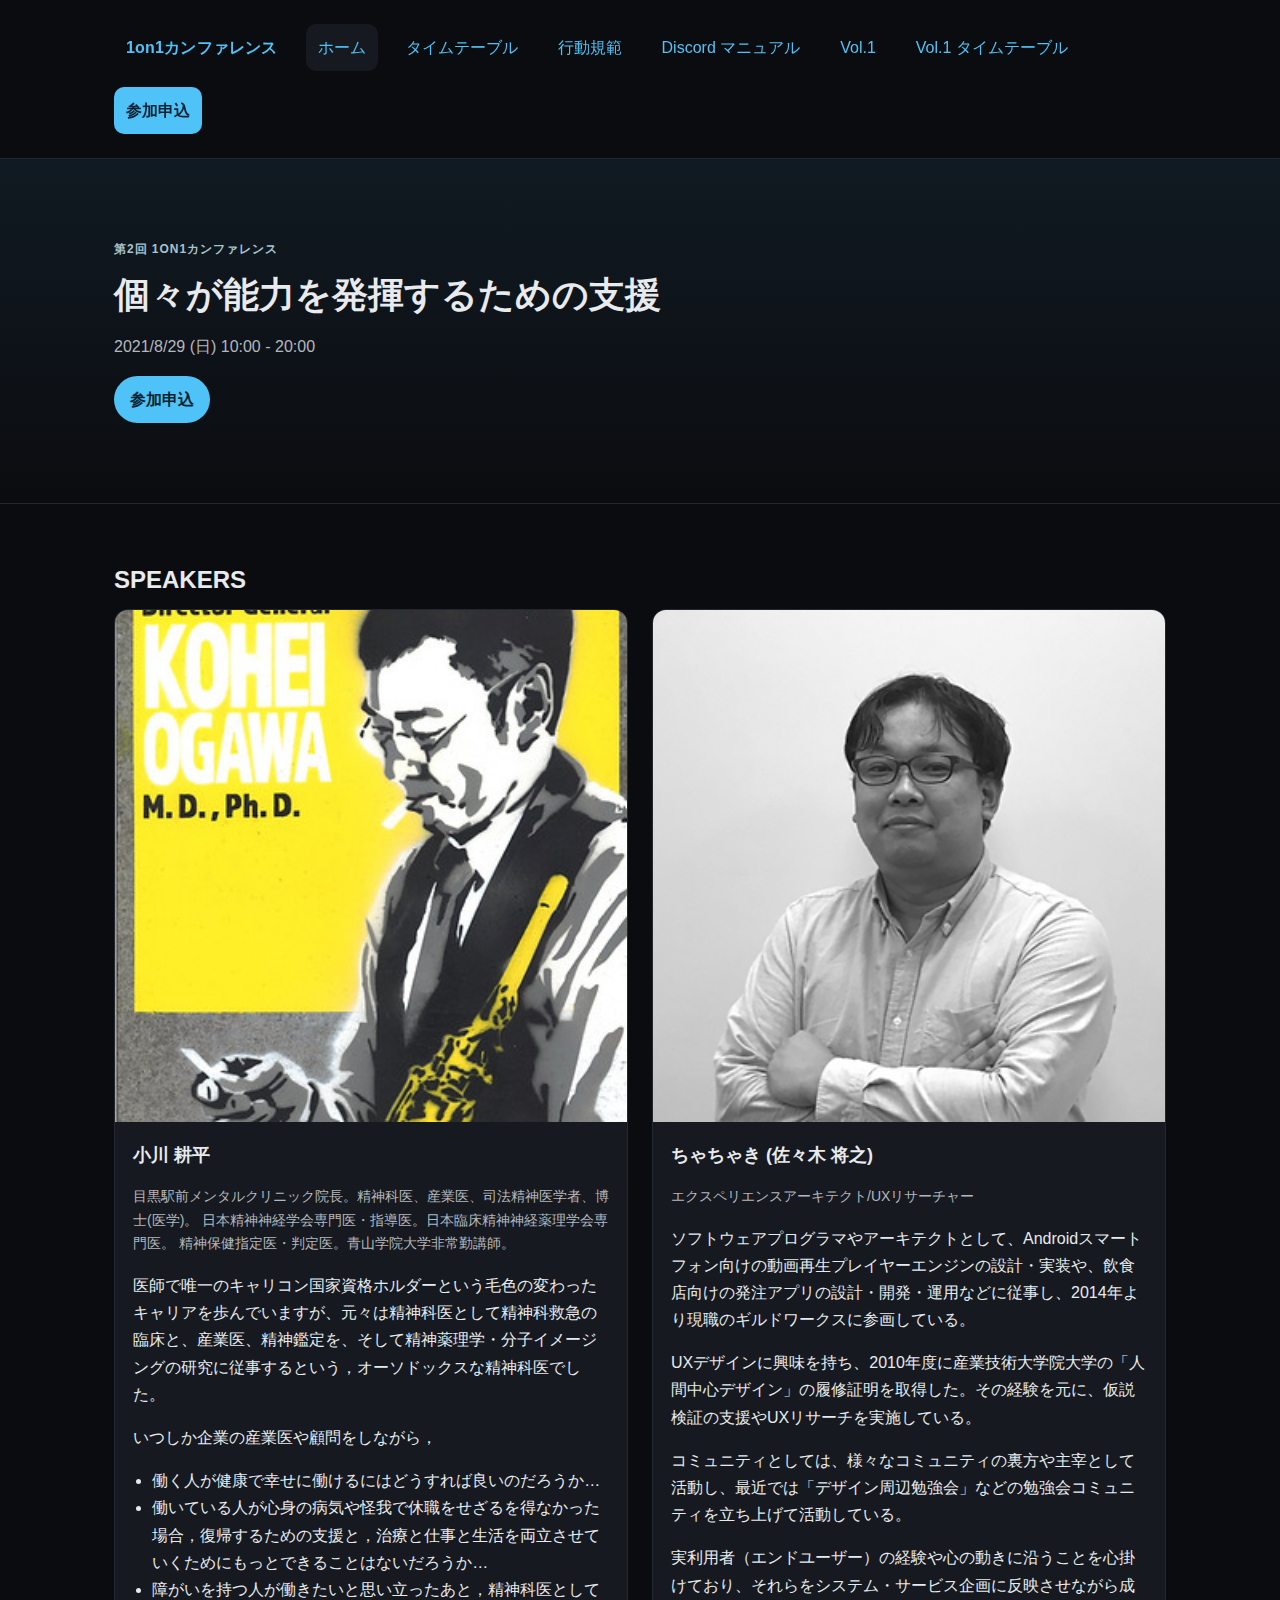
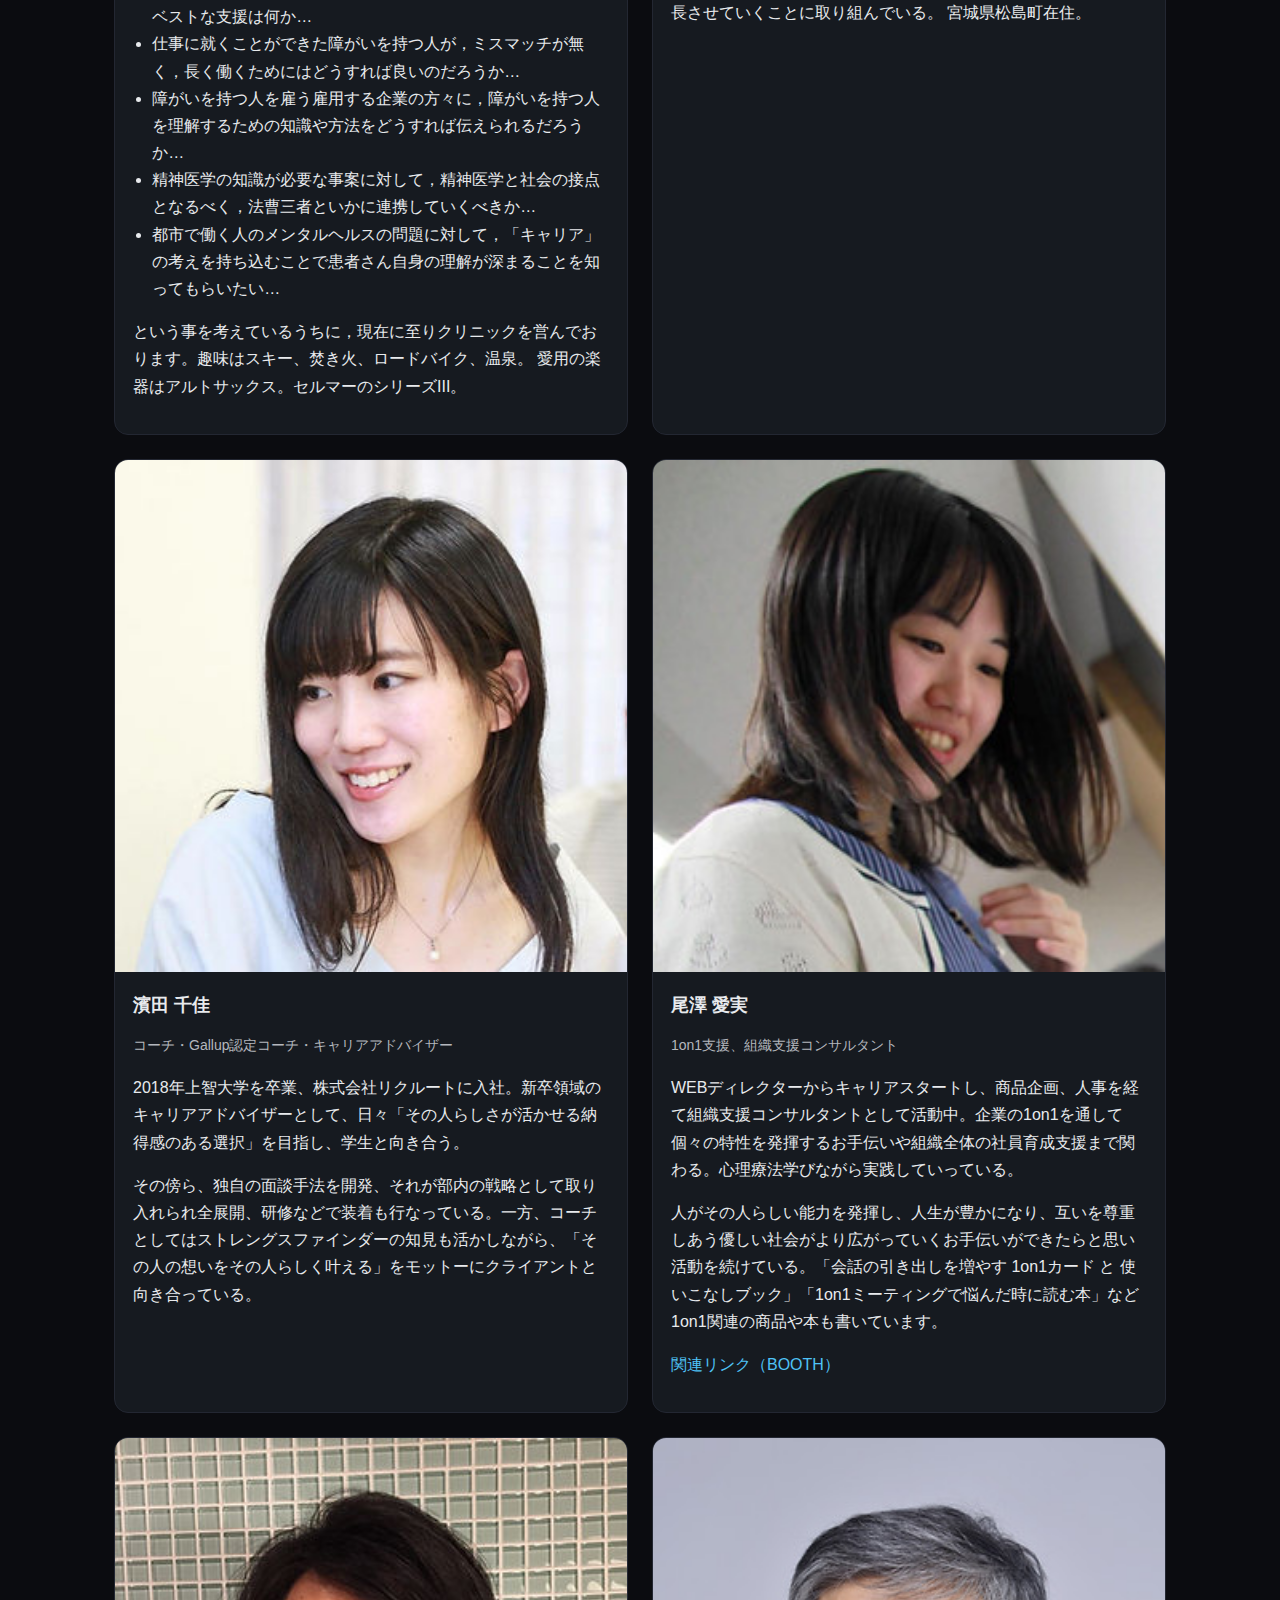
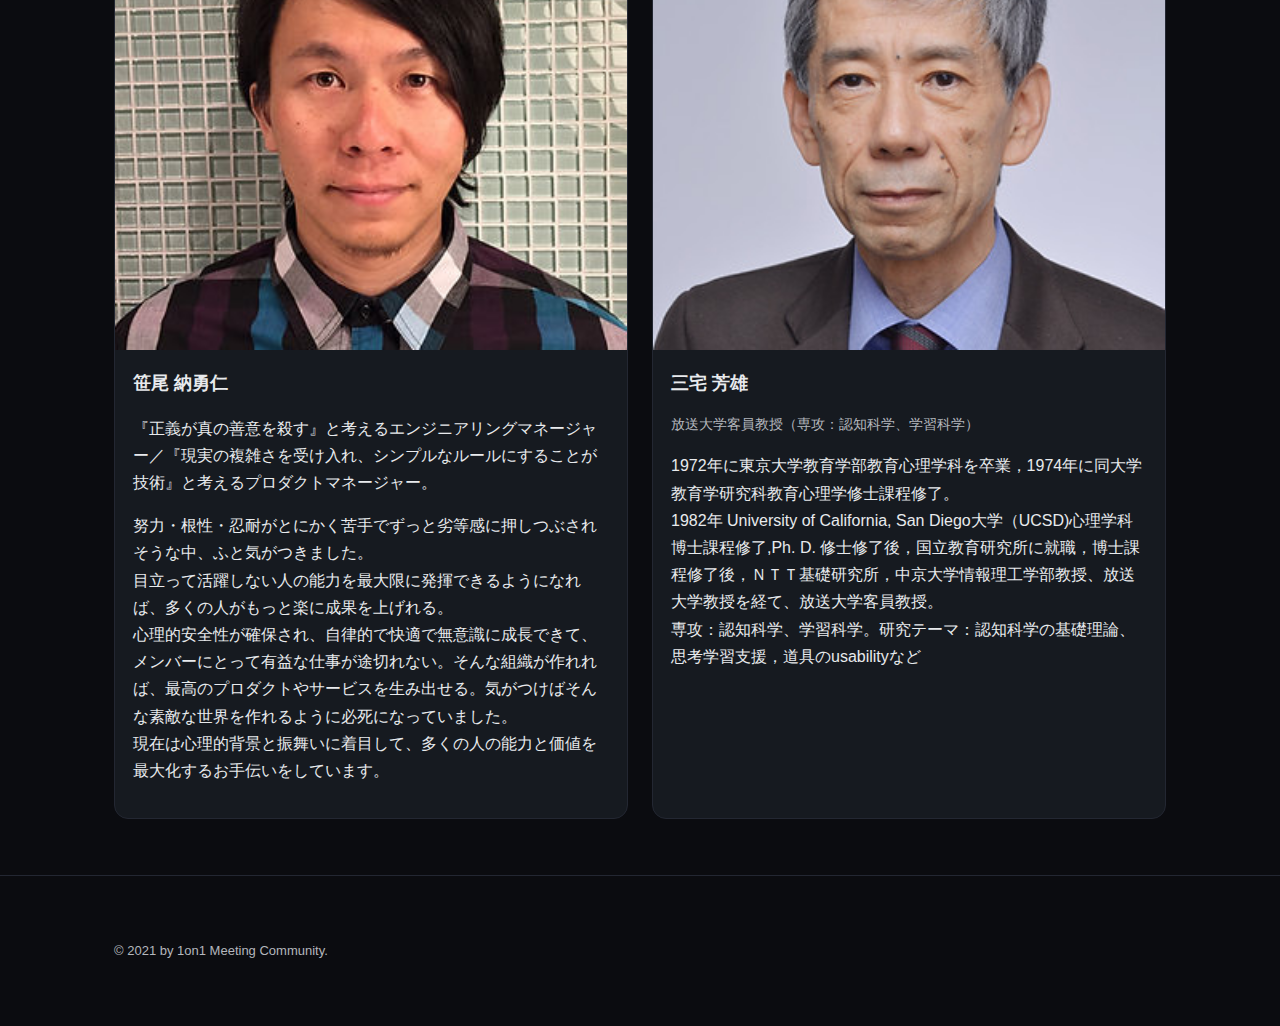
<file: index.html>
<!doctype html>
<html lang="ja">
<head>
<meta charset="utf-8">
<meta name="viewport" content="width=device-width, initial-scale=1">
<title>個々が能力を発揮するための支援 | 1on1カンファレンス</title>
<link rel="stylesheet" href="styles.css">
</head>
<body>
<header>
  <div class="container">
    <nav class="nav">
      <a class="brand" href="index.html">1on1カンファレンス</a>
      <a class="active" href="index.html">ホーム</a><a class="" href="vol2timetable.html">タイムテーブル</a><a class="" href="code-of-conduct.html">行動規範</a><a class="" href="discord-manual.html">Discord マニュアル</a><a class="" href="vol1home.html">Vol.1</a><a class="" href="vol1timetable.html">Vol.1 タイムテーブル</a>
      <a class="btn" href="https://career-update-org.connpass.com/" target="_blank" rel="noopener">参加申込</a>
    </nav>
  </div>
</header>
<section class="hero">
  <div class="container">
    <div class="kicker">第2回 1on1カンファレンス</div>
    <h1>個々が能力を発揮するための支援</h1>
    <p>2021/8/29 (日) 10:00 - 20:00</p>
    <a class="btn" href="https://career-update-org.connpass.com/" target="_blank" rel="noopener">参加申込</a>
  </div>
</section>

<section class="section">
  <div class="container">
    <h2 class="h2">SPEAKERS</h2>
    <div class="grid speakers">
      <!-- 小川 耕平 -->
      <article class="card speaker-card">
        <img class="avatar" src="assets/images/Xx0uSHpg.jpg" alt="小川耕平 先生">
        <div class="pad">
          <h3 class="h3">小川 耕平</h3>
          <p class="meta">目黒駅前メンタルクリニック院長。精神科医、産業医、司法精神医学者、博士(医学)。 日本精神神経学会専門医・指導医。日本臨床精神神経薬理学会専門医。 精神保健指定医・判定医。青山学院大学非常勤講師。</p>
          <p>医師で唯一のキャリコン国家資格ホルダーという毛色の変わったキャリアを歩んでいますが、元々は精神科医として精神科救急の臨床と、産業医、精神鑑定を、そして精神薬理学・分子イメージングの研究に従事するという，オーソドックスな精神科医でした。</p>
          <p>いつしか企業の産業医や顧問をしながら，</p>
          <ul>
            <li>働く人が健康で幸せに働けるにはどうすれば良いのだろうか…</li>
            <li>働いている人が心身の病気や怪我で休職をせざるを得なかった場合，復帰するための支援と，治療と仕事と生活を両立させていくためにもっとできることはないだろうか…</li>
            <li>障がいを持つ人が働きたいと思い立ったあと，精神科医としてベストな支援は何か…</li>
            <li>仕事に就くことができた障がいを持つ人が，ミスマッチが無く，長く働くためにはどうすれば良いのだろうか…</li>
            <li>障がいを持つ人を雇う雇用する企業の方々に，障がいを持つ人を理解するための知識や方法をどうすれば伝えられるだろうか…</li>
            <li>精神医学の知識が必要な事案に対して，精神医学と社会の接点となるべく，法曹三者といかに連携していくべきか…</li>
            <li>都市で働く人のメンタルヘルスの問題に対して，「キャリア」の考えを持ち込むことで患者さん自身の理解が深まることを知ってもらいたい…</li>
          </ul>
          <p>という事を考えているうちに，現在に至りクリニックを営んでおります。趣味はスキー、焚き火、ロードバイク、温泉。 愛用の楽器はアルトサックス。セルマーのシリーズIII。</p>
        </div>
      </article>

      <!-- ちゃちゃき -->
      <article class="card speaker-card">
        <img class="avatar" src="assets/images/chachaki.png" alt="ちゃちゃき (佐々木将之)">
        <div class="pad">
          <h3 class="h3">ちゃちゃき (佐々木 将之)</h3>
          <p class="meta">エクスペリエンスアーキテクト/UXリサーチャー</p>
          <p>ソフトウェアプログラマやアーキテクトとして、Androidスマートフォン向けの動画再生プレイヤーエンジンの設計・実装や、飲食店向けの発注アプリの設計・開発・運用などに従事し、2014年より現職のギルドワークスに参画している。</p>
          <p>UXデザインに興味を持ち、2010年度に産業技術大学院大学の「人間中心デザイン」の履修証明を取得した。その経験を元に、仮説検証の支援やUXリサーチを実施している。</p>
          <p>コミュニティとしては、様々なコミュニティの裏方や主宰として活動し、最近では「デザイン周辺勉強会」などの勉強会コミュニティを立ち上げて活動している。</p>
          <p>実利用者（エンドユーザー）の経験や心の動きに沿うことを心掛けており、それらをシステム・サービス企画に反映させながら成長させていくことに取り組んでいる。 宮城県松島町在住。</p>
        </div>
      </article>

      <!-- 濱田 千佳 -->
      <article class="card speaker-card">
        <img class="avatar" src="assets/images/hamada.jpg" alt="濱田千佳">
        <div class="pad">
          <h3 class="h3">濱田 千佳</h3>
          <p class="meta">コーチ・Gallup認定コーチ・キャリアアドバイザー</p>
          <p>2018年上智大学を卒業、株式会社リクルートに入社。新卒領域のキャリアアドバイザーとして、日々「その人らしさが活かせる納得感のある選択」を目指し、学生と向き合う。</p>
          <p>その傍ら、独自の面談手法を開発、それが部内の戦略として取り入れられ全展開、研修などで装着も行なっている。一方、コーチとしてはストレングスファインダーの知見も活かしながら、「その人の想いをその人らしく叶える」をモットーにクライアントと向き合っている。</p>
        </div>
      </article>

      <!-- 尾澤 愛実 -->
      <article class="card speaker-card">
        <img class="avatar" src="assets/images/ozawa.jpg" alt="尾澤愛実">
        <div class="pad">
          <h3 class="h3">尾澤 愛実</h3>
          <p class="meta">1on1支援、組織支援コンサルタント</p>
          <p>WEBディレクターからキャリアスタートし、商品企画、人事を経て組織支援コンサルタントとして活動中。企業の1on1を通して個々の特性を発揮するお手伝いや組織全体の社員育成支援まで関わる。心理療法学びながら実践していっている。</p>
              <p>人がその人らしい能力を発揮し、人生が豊かになり、互いを尊重しあう優しい社会がより広がっていくお手伝いができたらと思い活動を続けている。「会話の引き出しを増やす 1on1カード と 使いこなしブック」「1on1ミーティングで悩んだ時に読む本」など1on1関連の商品や本も書いています。</p>
          <p><a href="https://careerupdate.booth.pm/" target="_blank" rel="noopener">関連リンク（BOOTH）</a></p>
        </div>
      </article>

      <!-- 笹尾 納勇仁 -->
      <article class="card speaker-card">
        <img class="avatar" src="assets/images/IMG_5805_edited.jpg" alt="笹尾 納勇仁">
        <div class="pad">
          <h3 class="h3">笹尾 納勇仁</h3>
          <p>『正義が真の善意を殺す』と考えるエンジニアリングマネージャー／『現実の複雑さを受け入れ、シンプルなルールにすることが技術』と考えるプロダクトマネージャー。</p>
              <p>努力・根性・忍耐がとにかく苦手でずっと劣等感に押しつぶされそうな中、ふと気がつきました。<br>
                目立って活躍しない人の能力を最大限に発揮できるようになれば、多くの人がもっと楽に成果を上げれる。<br>
                心理的安全性が確保され、自律的で快適で無意識に成長できて、メンバーにとって有益な仕事が途切れない。そんな組織が作れれば、最高のプロダクトやサービスを生み出せる。気がつけばそんな素敵な世界を作れるように必死になっていました。<br>
              現在は心理的背景と振舞いに着目して、多くの人の能力と価値を最大化するお手伝いをしています。</p>
        </div>
      </article>

      <!-- 三宅 芳雄 -->
      <article class="card speaker-card">
        <img class="avatar" src="assets/images/_D8C0729_edited.jpg" alt="三宅 芳雄">
        <div class="pad">
          <h3 class="h3">三宅 芳雄</h3>
          <p class="meta">放送大学客員教授（専攻：認知科学、学習科学）</p>
              <p>1972年に東京大学教育学部教育心理学科を卒業，1974年に同大学教育学研究科教育心理学修士課程修了。<br>
                1982年 University of California, San Diego大学（UCSD)心理学科博士課程修了,Ph. D. 修士修了後，国立教育研究所に就職，博士課程修了後，ＮＴＴ基礎研究所，中京大学情報理工学部教授、放送大学教授を経て、放送大学客員教授。<br>
              専攻：認知科学、学習科学。研究テーマ：認知科学の基礎理論、思考学習支援，道具のusabilityなど</p>
        </div>
      </article>

    </div>
  </div>
</section>

<footer>
  <div class="container">
    <div class="small">© 2021 by 1on1 Meeting Community.</div>
  </div>
</footer>

</body>
</html>
</file>
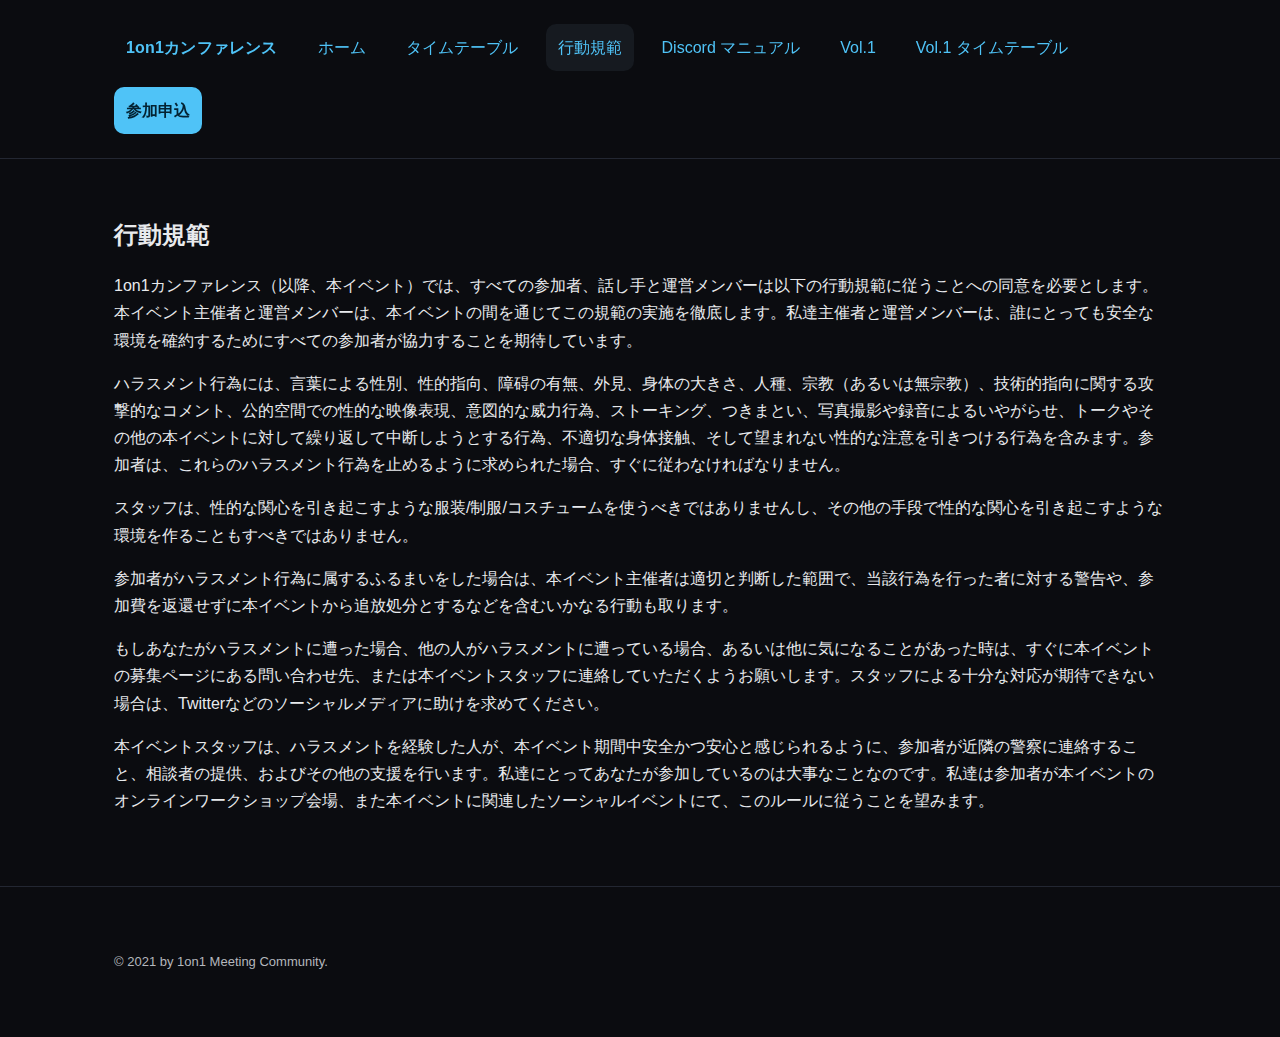
<file: code-of-conduct.html>
<!doctype html>
<html lang="ja">
<head>
<meta charset="utf-8"><meta name="viewport" content="width=device-width, initial-scale=1">
<title>行動規範 | 1on1カンファレンス</title>
<link rel="stylesheet" href="styles.css">
</head>
<body>
<header>
  <div class="container">
    <nav class="nav">
      <a class="brand" href="index.html">1on1カンファレンス</a>
      <a class="" href="index.html">ホーム</a><a class="" href="vol2timetable.html">タイムテーブル</a><a class="active" href="code-of-conduct.html">行動規範</a><a class="" href="discord-manual.html">Discord マニュアル</a><a class="" href="vol1home.html">Vol.1</a><a class="" href="vol1timetable.html">Vol.1 タイムテーブル</a>
      <a class="btn" href="https://career-update-org.connpass.com/" target="_blank" rel="noopener">参加申込</a>
    </nav>
  </div>
</header>
<section class="section">
  <div class="container">
    <h2 class="h2">行動規範</h2>
    <p>1on1カンファレンス（以降、本イベント）では、すべての参加者、話し手と運営メンバーは以下の行動規範に従うことへの同意を必要とします。本イベント主催者と運営メンバーは、本イベントの間を通じてこの規範の実施を徹底します。私達主催者と運営メンバーは、誰にとっても安全な環境を確約するためにすべての参加者が協力することを期待しています。</p>
    <p>ハラスメント行為には、言葉による性別、性的指向、障碍の有無、外見、身体の大きさ、人種、宗教（あるいは無宗教）、技術的指向に関する攻撃的なコメント、公的空間での性的な映像表現、意図的な威力行為、ストーキング、つきまとい、写真撮影や録音によるいやがらせ、トークやその他の本イベントに対して繰り返して中断しようとする行為、不適切な身体接触、そして望まれない性的な注意を引きつける行為を含みます。参加者は、これらのハラスメント行為を止めるように求められた場合、すぐに従わなければなりません。</p>
    <p>スタッフは、性的な関心を引き起こすような服装/制服/コスチュームを使うべきではありませんし、その他の手段で性的な関心を引き起こすような環境を作ることもすべきではありません。</p>
    <p>参加者がハラスメント行為に属するふるまいをした場合は、本イベント主催者は適切と判断した範囲で、当該行為を行った者に対する警告や、参加費を返還せずに本イベントから追放処分とするなどを含むいかなる行動も取ります。</p>
    <p>もしあなたがハラスメントに遭った場合、他の人がハラスメントに遭っている場合、あるいは他に気になることがあった時は、すぐに本イベントの募集ページにある問い合わせ先、または本イベントスタッフに連絡していただくようお願いします。スタッフによる十分な対応が期待できない場合は、Twitterなどのソーシャルメディアに助けを求めてください。</p>
    <p>本イベントスタッフは、ハラスメントを経験した人が、本イベント期間中安全かつ安心と感じられるように、参加者が近隣の警察に連絡すること、相談者の提供、およびその他の支援を行います。私達にとってあなたが参加しているのは大事なことなのです。私達は参加者が本イベントのオンラインワークショップ会場、また本イベントに関連したソーシャルイベントにて、このルールに従うことを望みます。</p>
  </div>
</section>

<footer>
  <div class="container">
    <div class="small">© 2021 by 1on1 Meeting Community.</div>
  </div>
</footer>

</body></html>
</file>
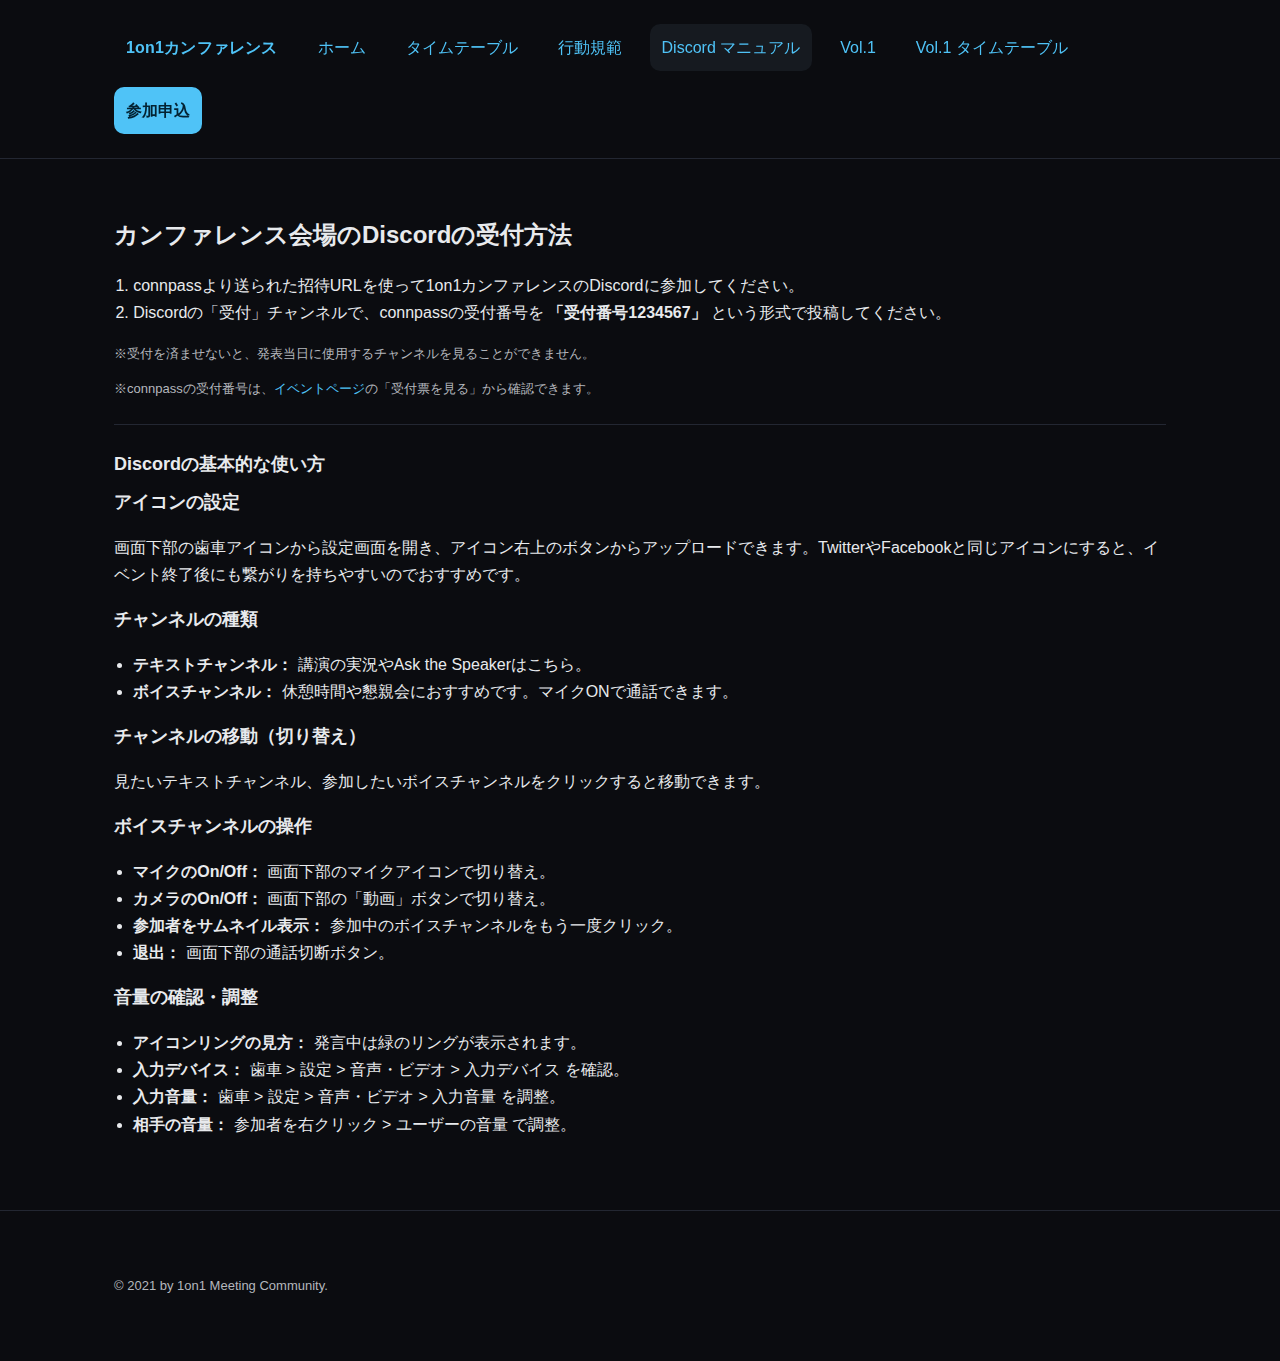
<file: discord-manual.html>
<!doctype html>
<html lang="ja">
<head>
<meta charset="utf-8"><meta name="viewport" content="width=device-width, initial-scale=1">
<title>Discord マニュアル | 1on1カンファレンス</title>
<link rel="stylesheet" href="styles.css">
</head>
<body>
<header>
  <div class="container">
    <nav class="nav">
      <a class="brand" href="index.html">1on1カンファレンス</a>
      <a class="" href="index.html">ホーム</a><a class="" href="vol2timetable.html">タイムテーブル</a><a class="" href="code-of-conduct.html">行動規範</a><a class="active" href="discord-manual.html">Discord マニュアル</a><a class="" href="vol1home.html">Vol.1</a><a class="" href="vol1timetable.html">Vol.1 タイムテーブル</a>
      <a class="btn" href="https://career-update-org.connpass.com/" target="_blank" rel="noopener">参加申込</a>
    </nav>
  </div>
</header>
<section class="section">
  <div class="container">
    <h2 class="h2">カンファレンス会場のDiscordの受付方法</h2>
    <ol>
      <li>connpassより送られた招待URLを使って1on1カンファレンスのDiscordに参加してください。</li>
      <li>Discordの「受付」チャンネルで、connpassの受付番号を <strong>「受付番号1234567」</strong> という形式で投稿してください。</li>
    </ol>
    <p class="small">※受付を済ませないと、発表当日に使用するチャンネルを見ることができません。</p>
    <p class="small">※connpassの受付番号は、<a href="https://career-update-org.connpass.com/" target="_blank" rel="noopener">イベントページ</a>の「受付票を見る」から確認できます。</p>
    <hr>
    <h3 class="h3">Discordの基本的な使い方</h3>
    <h4 class="h3">アイコンの設定</h4>
    <p>画面下部の歯車アイコンから設定画面を開き、アイコン右上のボタンからアップロードできます。TwitterやFacebookと同じアイコンにすると、イベント終了後にも繋がりを持ちやすいのでおすすめです。</p>
    <h4 class="h3">チャンネルの種類</h4>
    <ul>
      <li><strong>テキストチャンネル：</strong> 講演の実況やAsk the Speakerはこちら。</li>
      <li><strong>ボイスチャンネル：</strong> 休憩時間や懇親会におすすめです。マイクONで通話できます。</li>
    </ul>
    <h4 class="h3">チャンネルの移動（切り替え）</h4>
    <p>見たいテキストチャンネル、参加したいボイスチャンネルをクリックすると移動できます。</p>
    <h3 class="h3">ボイスチャンネルの操作</h3>
    <ul>
      <li><strong>マイクのOn/Off：</strong> 画面下部のマイクアイコンで切り替え。</li>
      <li><strong>カメラのOn/Off：</strong> 画面下部の「動画」ボタンで切り替え。</li>
      <li><strong>参加者をサムネイル表示：</strong> 参加中のボイスチャンネルをもう一度クリック。</li>
      <li><strong>退出：</strong> 画面下部の通話切断ボタン。</li>
    </ul>
    <h3 class="h3">音量の確認・調整</h3>
    <ul>
      <li><strong>アイコンリングの見方：</strong> 発言中は緑のリングが表示されます。</li>
      <li><strong>入力デバイス：</strong> 歯車 &gt; 設定 &gt; 音声・ビデオ &gt; 入力デバイス を確認。</li>
      <li><strong>入力音量：</strong> 歯車 &gt; 設定 &gt; 音声・ビデオ &gt; 入力音量 を調整。</li>
      <li><strong>相手の音量：</strong> 参加者を右クリック &gt; ユーザーの音量 で調整。</li>
    </ul>
  </div>
</section>

<footer>
  <div class="container">
    <div class="small">© 2021 by 1on1 Meeting Community.</div>
  </div>
</footer>

</body></html>
</file>
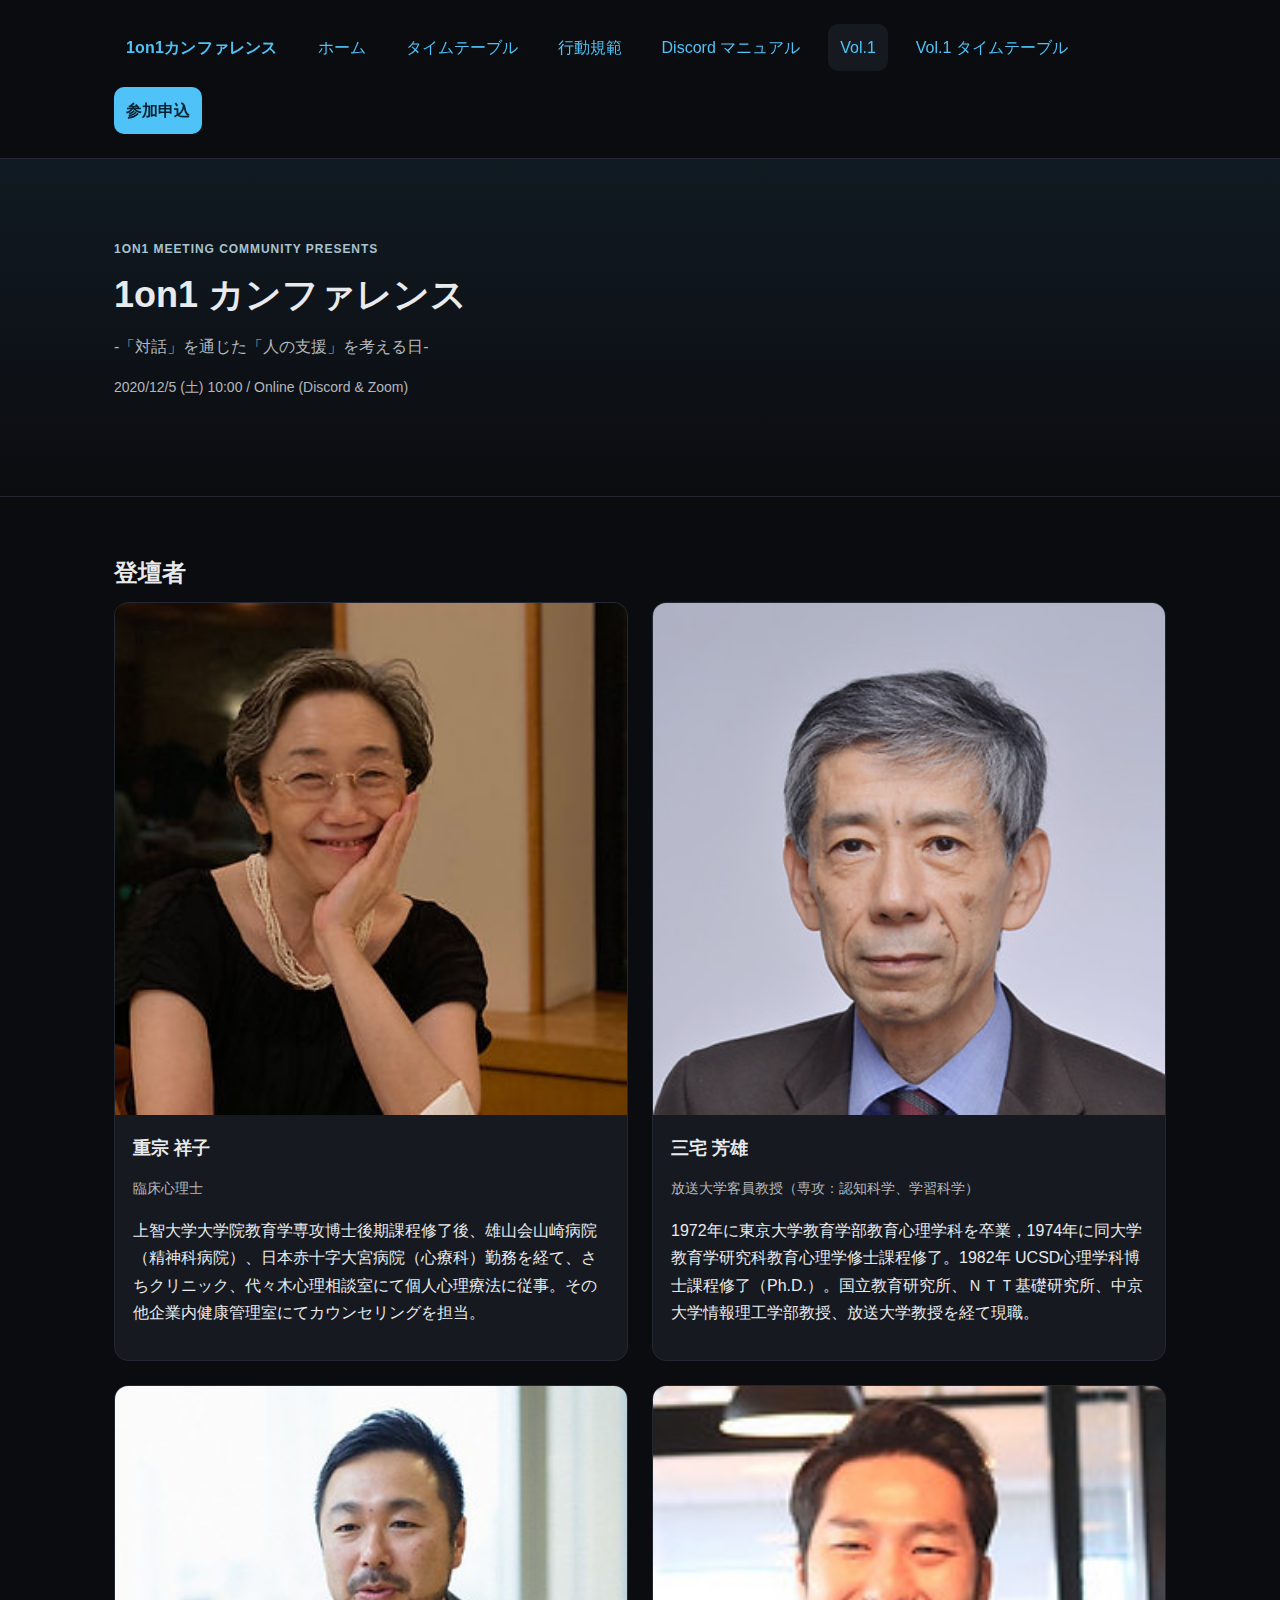
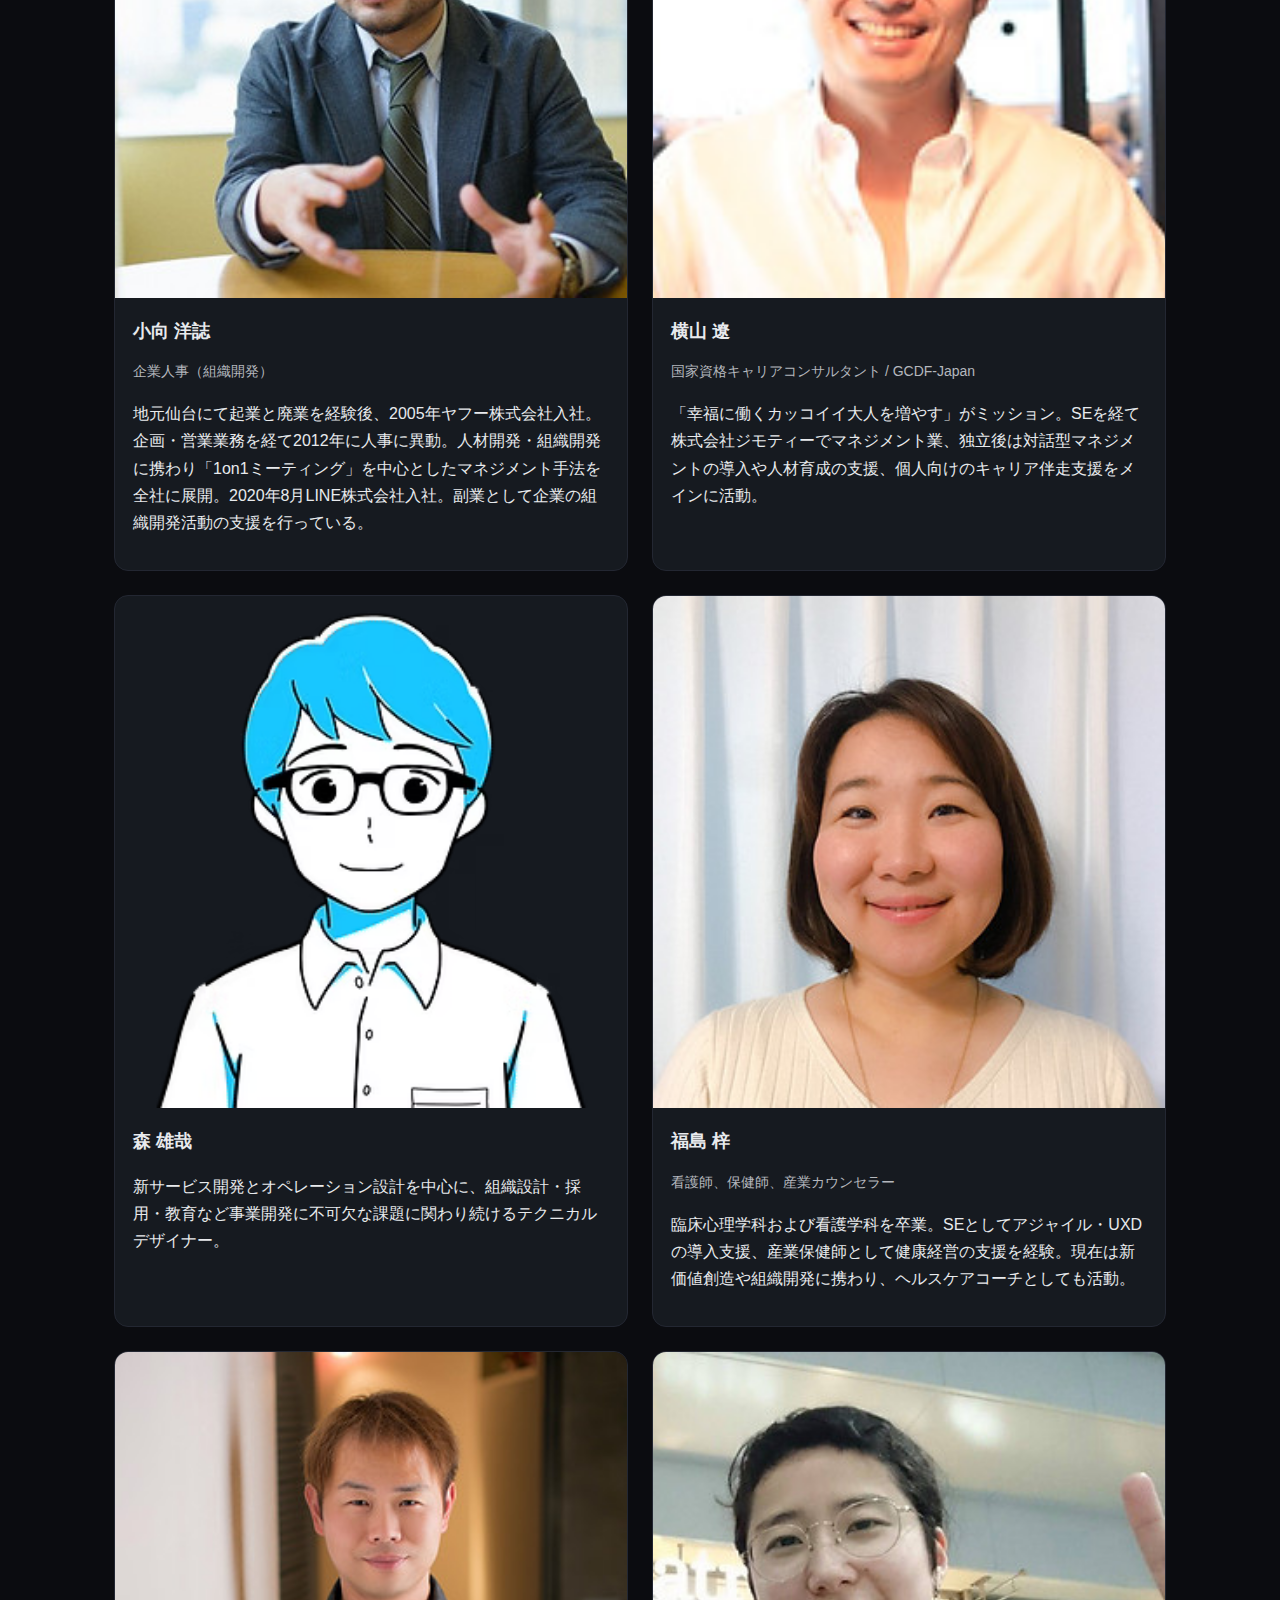
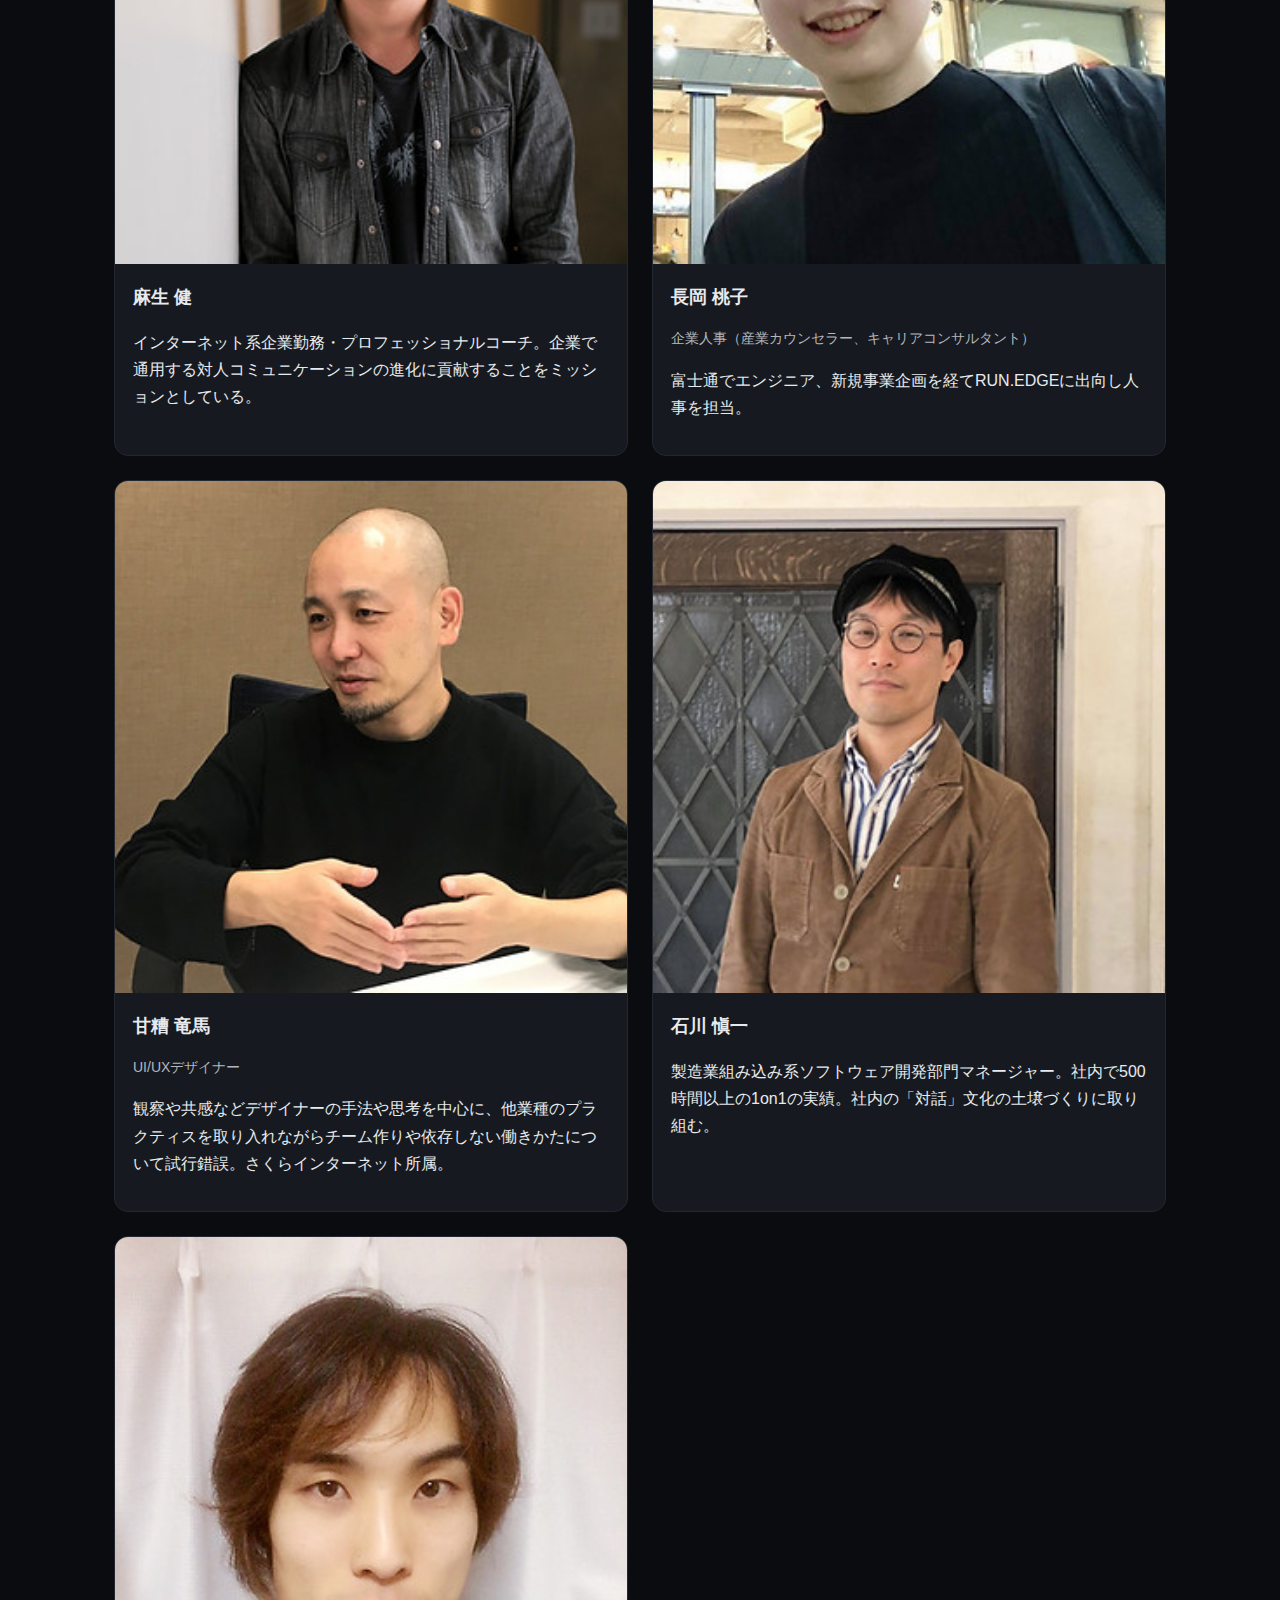
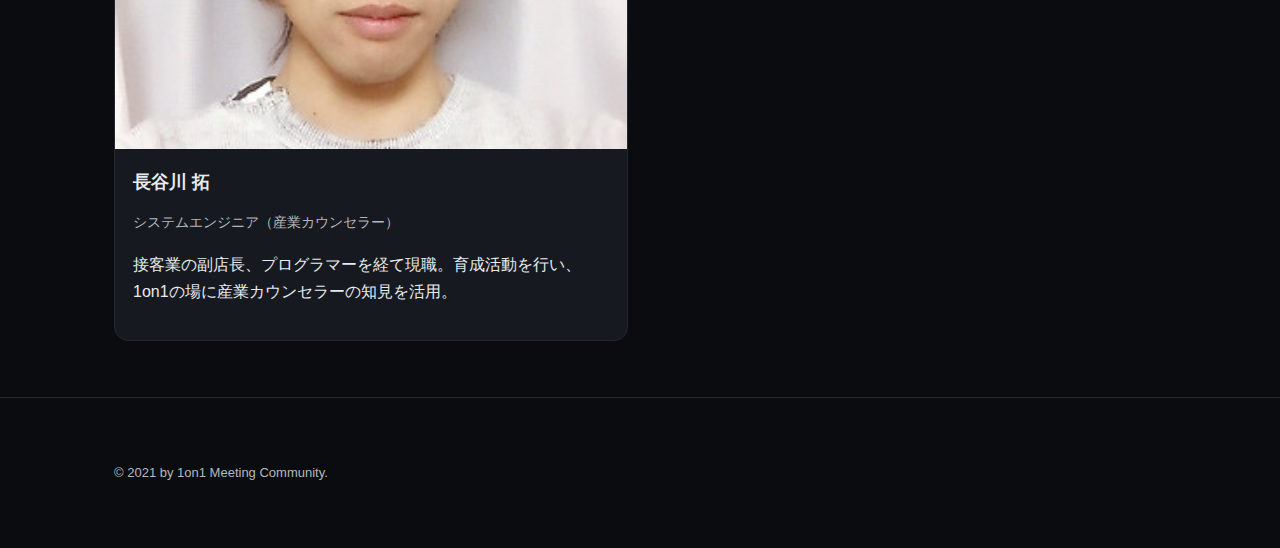
<file: vol1home.html>
<!doctype html>
<html lang="ja">
<head>
<meta charset="utf-8"><meta name="viewport" content="width=device-width, initial-scale=1">
<title>1on1カンファレンス Vol.1 | 1on1カンファレンス</title>
<link rel="stylesheet" href="styles.css">
</head>
<body>
<header>
  <div class="container">
    <nav class="nav">
      <a class="brand" href="index.html">1on1カンファレンス</a>
      <a class="" href="index.html">ホーム</a><a class="" href="vol2timetable.html">タイムテーブル</a><a class="" href="code-of-conduct.html">行動規範</a><a class="" href="discord-manual.html">Discord マニュアル</a><a class="active" href="vol1home.html">Vol.1</a><a class="" href="vol1timetable.html">Vol.1 タイムテーブル</a>
      <a class="btn" href="https://career-update-org.connpass.com/" target="_blank" rel="noopener">参加申込</a>
    </nav>
  </div>
</header>
<section class="hero">
  <div class="container">
    <div class="kicker">1on1 Meeting Community Presents</div>
    <h1>1on1 カンファレンス</h1>
    <p>-「対話」を通じた「人の支援」を考える日-</p>
    <p class="meta">2020/12/5 (土) 10:00 / Online (Discord &amp; Zoom)</p>
  </div>
</section>

<section class="section">
  <div class="container">
    <h2 class="h2">登壇者</h2>
    <div class="grid speakers">
      <article class="card speaker-card">
            <img class="avatar" src="assets/images/IMG_3473_-__JPG.jpg" alt="重宗祥子">
        <div class="pad">
          <h3 class="h3">重宗 祥子</h3>
          <p class="meta">臨床心理士</p>
          <p>上智大学大学院教育学専攻博士後期課程修了後、雄山会山崎病院（精神科病院）、日本赤十字大宮病院（心療科）勤務を経て、さちクリニック、代々木心理相談室にて個人心理療法に従事。その他企業内健康管理室にてカウンセリングを担当。</p>
        </div>
      </article>

      <article class="card speaker-card">
            <img class="avatar" src="assets/images/_D8C0729_edited.jpg" alt="三宅芳雄">
        <div class="pad">
          <h3 class="h3">三宅 芳雄</h3>
          <p class="meta">放送大学客員教授（専攻：認知科学、学習科学）</p>
          <p>1972年に東京大学教育学部教育心理学科を卒業，1974年に同大学教育学研究科教育心理学修士課程修了。1982年 UCSD心理学科博士課程修了（Ph.D.）。国立教育研究所、ＮＴＴ基礎研究所、中京大学情報理工学部教授、放送大学教授を経て現職。</p>
        </div>
      </article>

      <article class="card speaker-card">
            <img class="avatar" src="assets/images/124040224_275023427285406_72318743826504.jpg" alt="小向洋誌">
        <div class="pad">
          <h3 class="h3">小向 洋誌</h3>
          <p class="meta">企業人事（組織開発）</p>
          <p>地元仙台にて起業と廃業を経験後、2005年ヤフー株式会社入社。企画・営業業務を経て2012年に人事に異動。人材開発・組織開発に携わり「1on1ミーティング」を中心としたマネジメント手法を全社に展開。2020年8月LINE株式会社入社。副業として企業の組織開発活動の支援を行っている。</p>
        </div>
      </article>

      <article class="card speaker-card">
            <img class="avatar" src="assets/images/prof-wework-up.jpg" alt="横山遼">
        <div class="pad">
          <h3 class="h3">横山 遼</h3>
          <p class="meta">国家資格キャリアコンサルタント / GCDF-Japan</p>
          <p>「幸福に働くカッコイイ大人を増やす」がミッション。SEを経て株式会社ジモティーでマネジメント業、独立後は対話型マネジメントの導入や人材育成の支援、個人向けのキャリア伴走支援をメインに活動。</p>
        </div>
      </article>

      <article class="card speaker-card">
            <img class="avatar" src="assets/images/mori.png" alt="森雄哉">
        <div class="pad">
          <h3 class="h3">森 雄哉</h3>
          <p>新サービス開発とオペレーション設計を中心に、組織設計・採用・教育など事業開発に不可欠な課題に関わり続けるテクニカルデザイナー。</p>
        </div>
      </article>

      <article class="card speaker-card">
            <img class="avatar" src="assets/images/PSX_Azusa.jpg" alt="福島梓">
        <div class="pad">
          <h3 class="h3">福島 梓</h3>
          <p class="meta">看護師、保健師、産業カウンセラー</p>
          <p>臨床心理学科および看護学科を卒業。SEとしてアジャイル・UXDの導入支援、産業保健師として健康経営の支援を経験。現在は新価値創造や組織開発に携わり、ヘルスケアコーチとしても活動。</p>
        </div>
      </article>

      <article class="card speaker-card">
            <img class="avatar" src="assets/images/asoken_profile_photo.jpg" alt="麻生健">
        <div class="pad">
          <h3 class="h3">麻生 健</h3>
          <p>インターネット系企業勤務・プロフェッショナルコーチ。企業で通用する対人コミュニケーションの進化に貢献することをミッションとしている。</p>
        </div>
      </article>

      <article class="card speaker-card">
            <img class="avatar" src="assets/images/nagaoka_momoko.jpg" alt="長岡桃子">
        <div class="pad">
          <h3 class="h3">長岡 桃子</h3>
          <p class="meta">企業人事（産業カウンセラー、キャリアコンサルタント）</p>
          <p>富士通でエンジニア、新規事業企画を経てRUN.EDGEに出向し人事を担当。</p>
        </div>
      </article>

      <article class="card speaker-card">
            <img class="avatar" src="assets/images/amakasu.jpg" alt="甘糟竜馬">
        <div class="pad">
          <h3 class="h3">甘糟 竜馬</h3>
          <p class="meta">UI/UXデザイナー</p>
          <p>観察や共感などデザイナーの手法や思考を中心に、他業種のプラクティスを取り入れながらチーム作りや依存しない働きかたについて試行錯誤。さくらインターネット所属。</p>
        </div>
      </article>

      <article class="card speaker-card">
            <img class="avatar" src="assets/images/ishikawa.jpg" alt="石川愼一">
        <div class="pad">
          <h3 class="h3">石川 愼一</h3>
          <p>製造業組み込み系ソフトウェア開発部門マネージャー。社内で500時間以上の1on1の実績。社内の「対話」文化の土壌づくりに取り組む。</p>
        </div>
      </article>

      <article class="card speaker-card">
            <img class="avatar" src="assets/images/hasega.jpg" alt="長谷川拓">
        <div class="pad">
          <h3 class="h3">長谷川 拓</h3>
          <p class="meta">システムエンジニア（産業カウンセラー）</p>
          <p>接客業の副店長、プログラマーを経て現職。育成活動を行い、1on1の場に産業カウンセラーの知見を活用。</p>
        </div>
      </article>

    </div>
  </div>
</section>

<footer>
  <div class="container">
    <div class="small">© 2021 by 1on1 Meeting Community.</div>
  </div>
</footer>

</body></html>
</file>
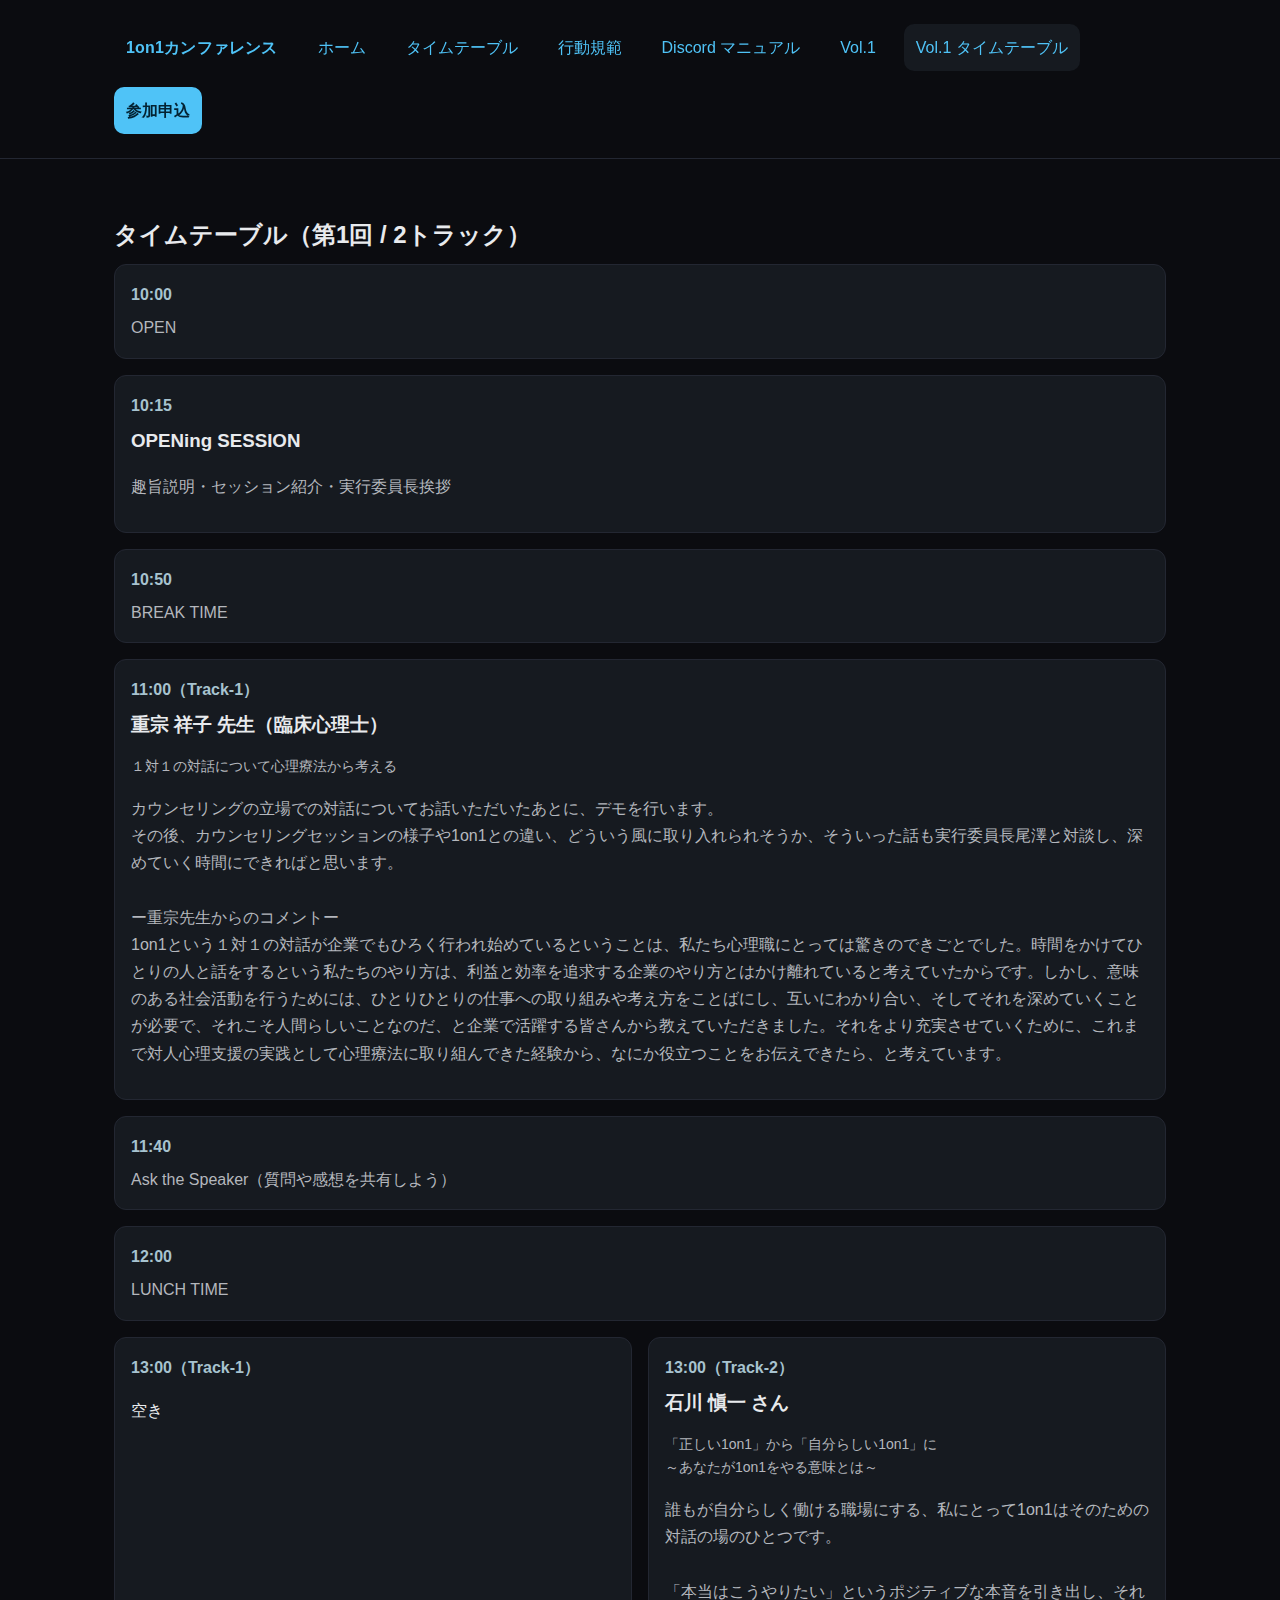
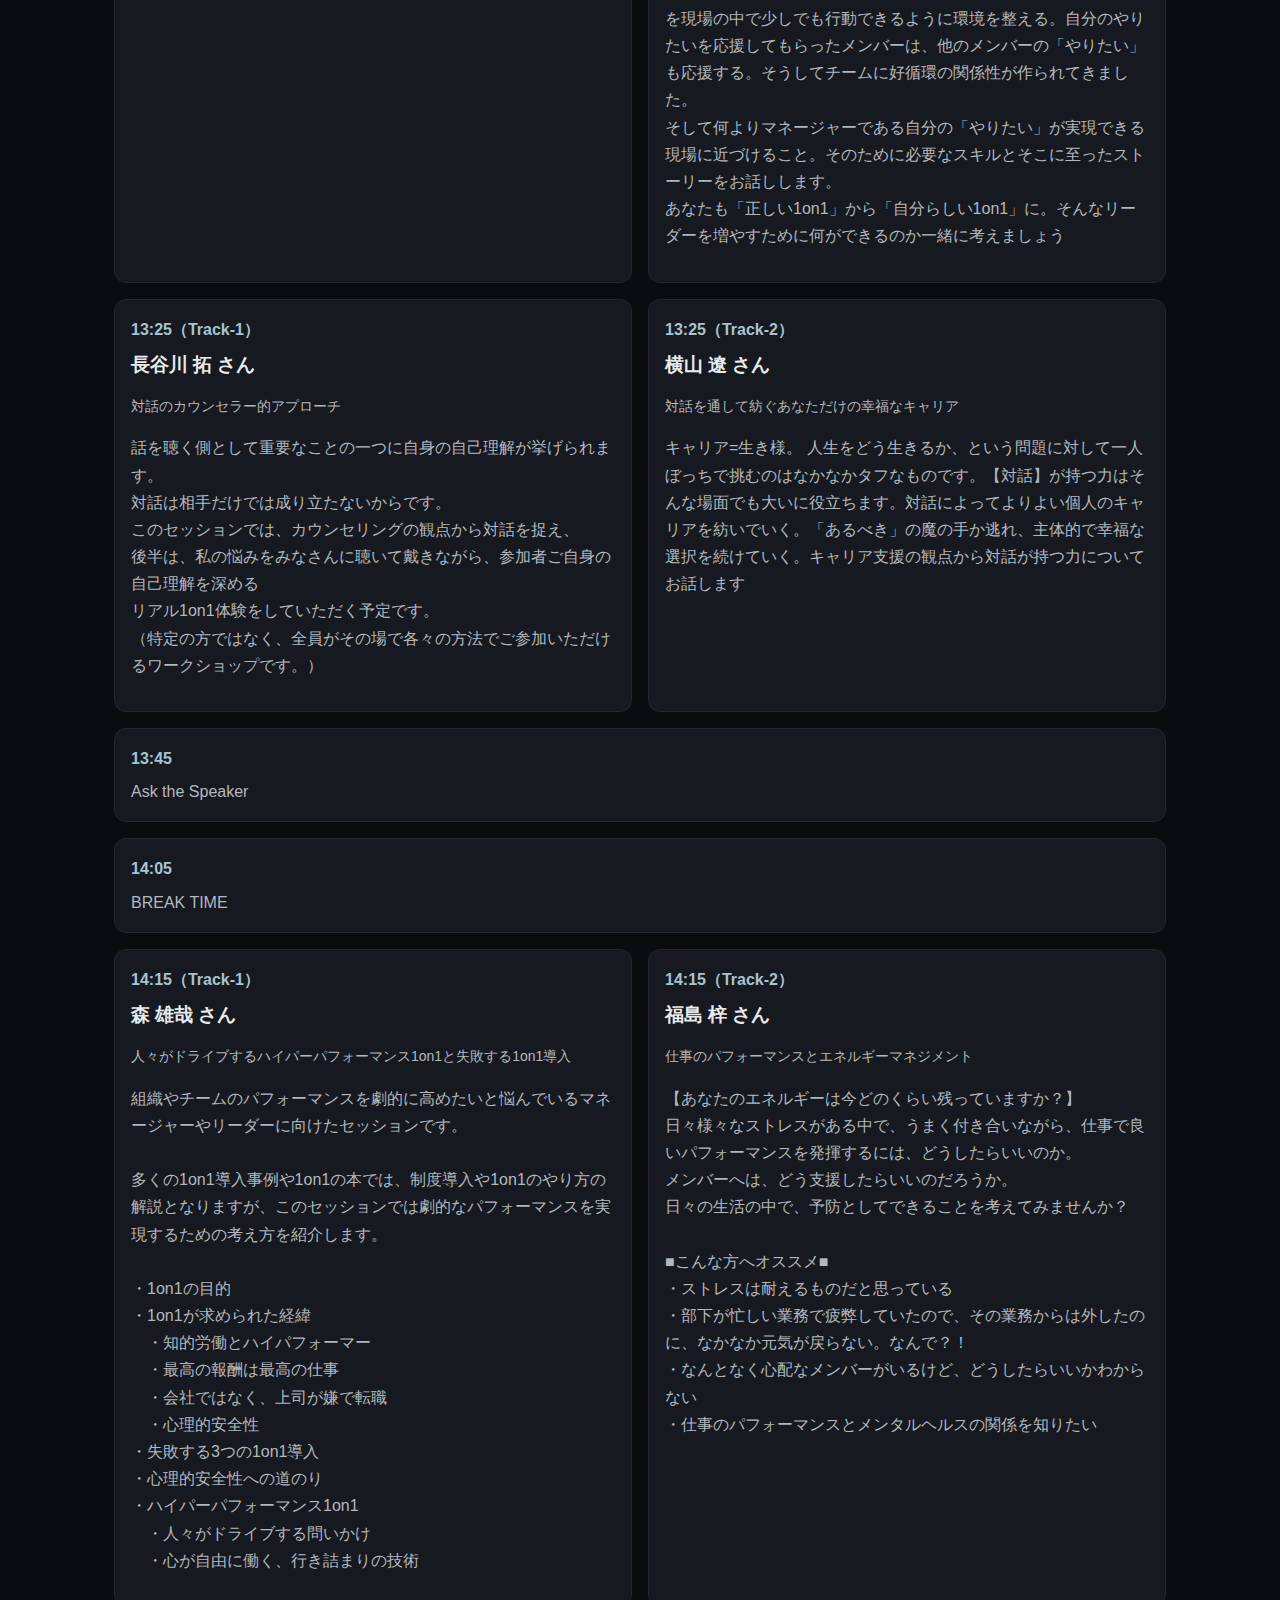
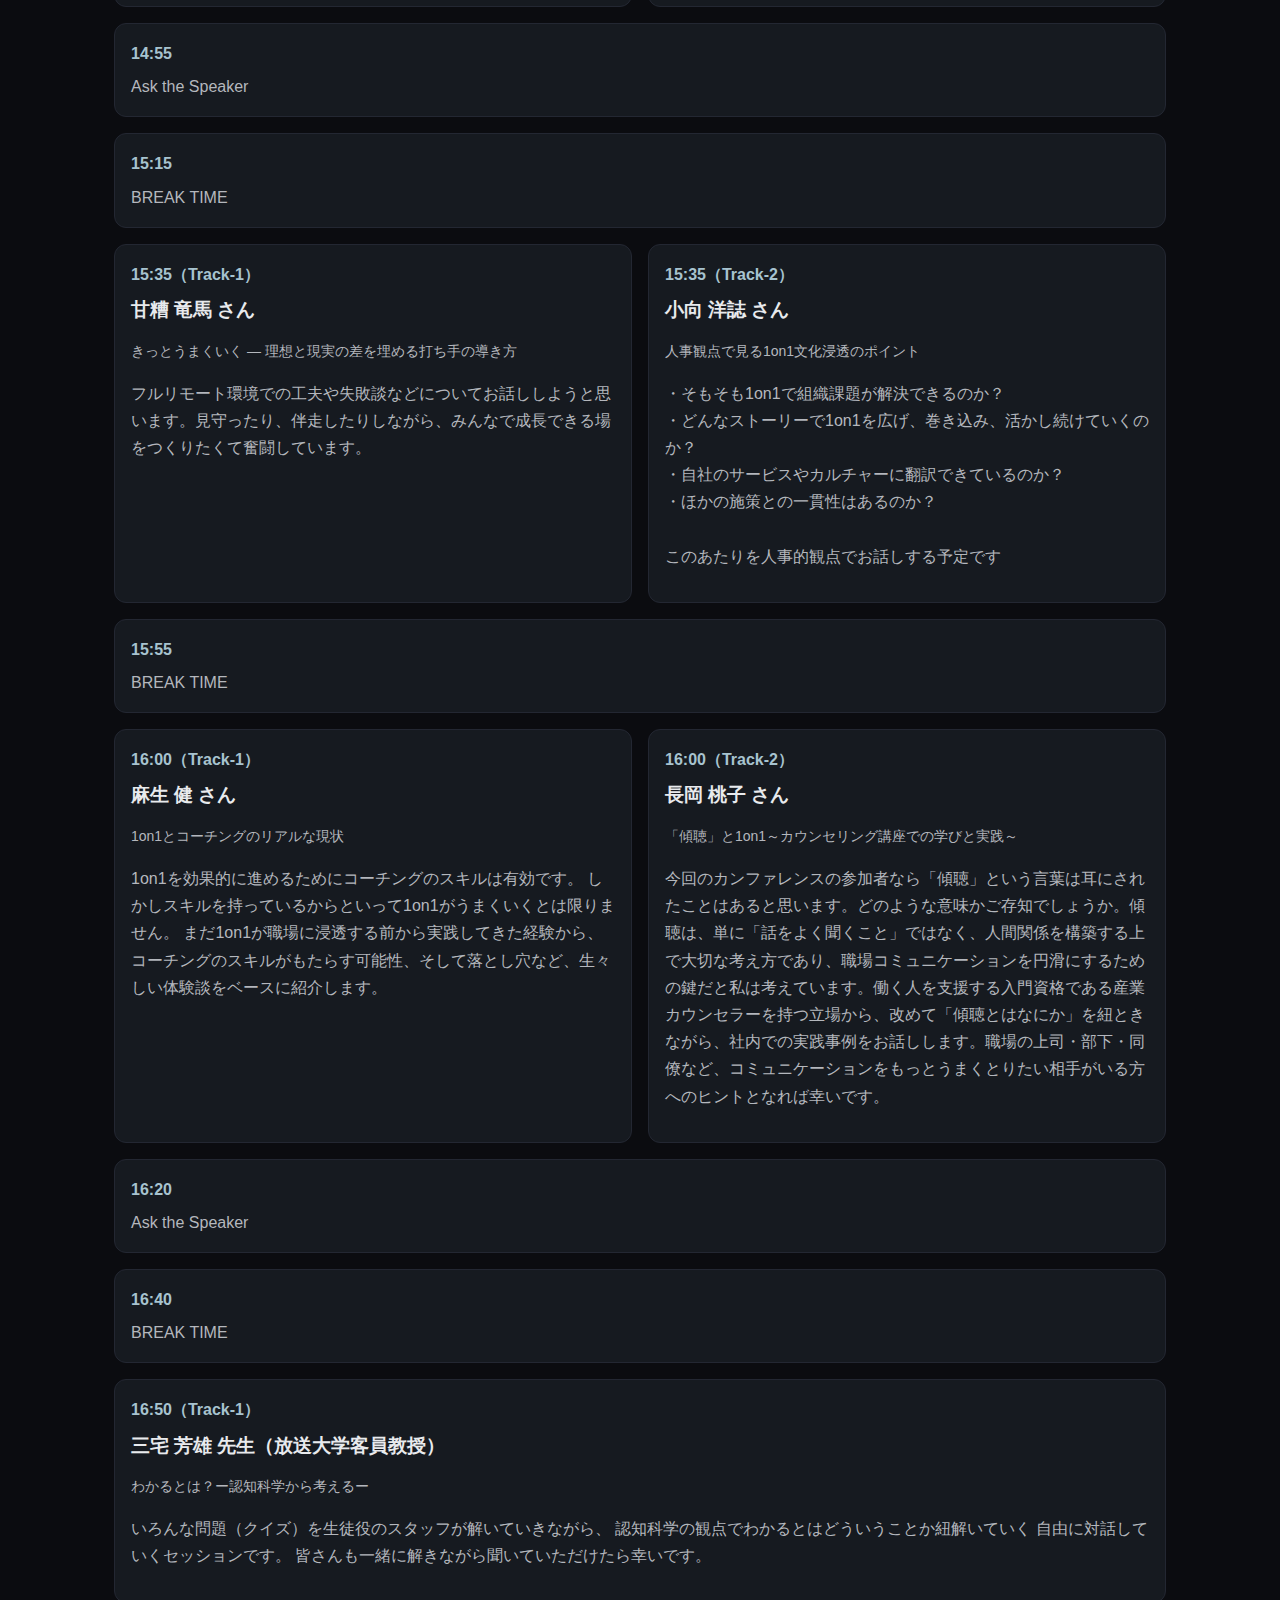
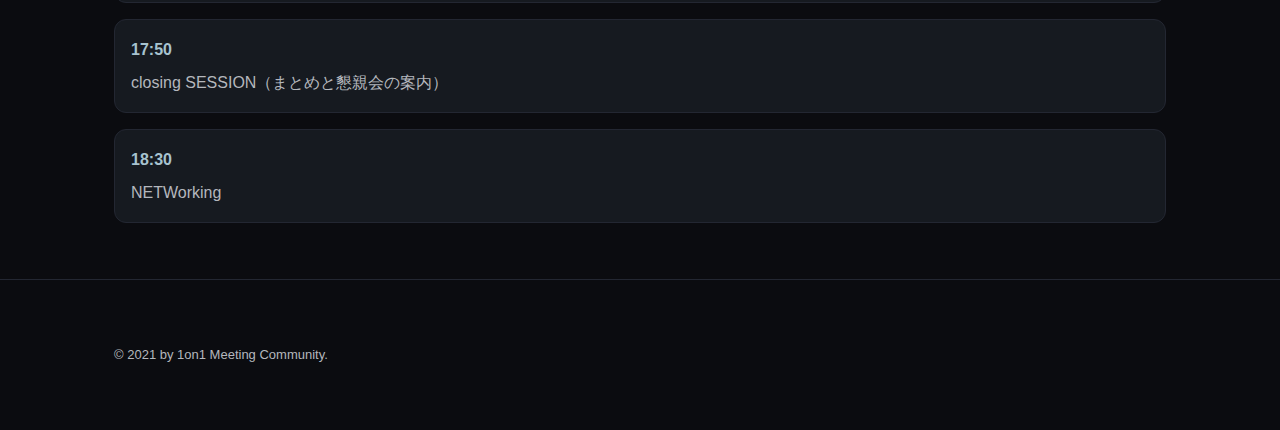
<file: vol1timetable.html>
<!doctype html>
<html lang="ja">
<head>
<meta charset="utf-8"><meta name="viewport" content="width=device-width, initial-scale=1">
<title>Vol.1 タイムテーブル | 1on1カンファレンス</title>
<link rel="stylesheet" href="styles.css">
</head>
<body>
<header>
  <div class="container">
    <nav class="nav">
      <a class="brand" href="index.html">1on1カンファレンス</a>
      <a class="" href="index.html">ホーム</a><a class="" href="vol2timetable.html">タイムテーブル</a><a class="" href="code-of-conduct.html">行動規範</a><a class="" href="discord-manual.html">Discord マニュアル</a><a class="" href="vol1home.html">Vol.1</a><a class="active" href="vol1timetable.html">Vol.1 タイムテーブル</a>
      <a class="btn" href="https://career-update-org.connpass.com/" target="_blank" rel="noopener">参加申込</a>
    </nav>
  </div>
</header>
<section class="section">
  <div class="container">
    <h2 class="h2">タイムテーブル（第1回 / 2トラック）</h2>
    <div class="schedule">
      <div class="slot"><div class="time">10:00</div><div class="desc">OPEN</div></div>
      <div class="slot"><div class="time">10:15</div><h3>OPENing SESSION</h3><p class="desc">趣旨説明・セッション紹介・実行委員長挨拶</p></div>
      <div class="slot"><div class="time">10:50</div><div class="desc">BREAK TIME</div></div>


      <div class="slot">
        <div class="time">11:00（Track-1）</div>
        <h3>重宗 祥子 先生（臨床心理士）</h3>
        <p class="meta">１対１の対話について心理療法から考える</p>
            <p class="desc">カウンセリングの立場での対話についてお話いただいたあとに、デモを行います。<br>
              その後、カウンセリングセッションの様子や1on1との違い、どういう風に取り入れられそうか、そういった話も実行委員長尾澤と対談し、深めていく時間にできればと思います。<br>
              <br>
              ー重宗先生からのコメントー<br>
            1on1という１対１の対話が企業でもひろく行われ始めているということは、私たち心理職にとっては驚きのできごとでした。時間をかけてひとりの人と話をするという私たちのやり方は、利益と効率を追求する企業のやり方とはかけ離れていると考えていたからです。しかし、意味のある社会活動を行うためには、ひとりひとりの仕事への取り組みや考え方をことばにし、互いにわかり合い、そしてそれを深めていくことが必要で、それこそ人間らしいことなのだ、と企業で活躍する皆さんから教えていただきました。それをより充実させていくために、これまで対人心理支援の実践として心理療法に取り組んできた経験から、なにか役立つことをお伝えできたら、と考えています。</p>
      </div>

      <div class="slot"><div class="time">11:40</div><div class="desc">Ask the Speaker（質問や感想を共有しよう）</div></div>
      <div class="slot"><div class="time">12:00</div><div class="desc">LUNCH TIME</div></div>
      <div class="schedule two-col">
        <div class="slot">
              <div class="time">13:00（Track-1）</div>
                <p>空き</p>
              </div>
        <div class="slot">
          <div class="time">13:00（Track-2）</div>
          <h3>石川 愼一 さん</h3>
          <p class="meta">「正しい1on1」から「自分らしい1on1」に<br>～あなたが1on1をやる意味とは～</p>
                <p class="desc">誰もが自分らしく働ける職場にする、私にとって1on1はそのための対話の場のひとつです。<br>
                  <br>
            「本当はこうやりたい」というポジティブな本音を引き出し、それを現場の中で少しでも行動できるように環境を整える。自分のやりたいを応援してもらったメンバーは、他のメンバーの「やりたい」も応援する。そうしてチームに好循環の関係性が作られてきました。
                  <br>
            そして何よりマネージャーである自分の「やりたい」が実現できる現場に近づけること。そのために必要なスキルとそこに至ったストーリーをお話しします。
                  <br>
            あなたも「正しい1on1」から「自分らしい1on1」に。そんなリーダーを増やすために何ができるのか一緒に考えましょう</p>
        </div>
      </div>
      <div class="schedule two-col">
        <div class="slot">
          <div class="time">13:25（Track-1）</div>
          <h3>長谷川 拓 さん</h3>
          <p class="meta">対話のカウンセラー的アプローチ</p>
              <p class="desc">話を聴く側として重要なことの一つに自身の自己理解が挙げられます。<br>
                対話は相手だけでは成り立たないからです。<br>
                このセッションでは、カウンセリングの観点から対話を捉え、<br>
                後半は、私の悩みをみなさんに聴いて戴きながら、参加者ご自身の自己理解を深める<br>
                リアル1on1体験をしていただく予定です。<br>
                  （特定の方ではなく、全員がその場で各々の方法でご参加いただけるワークショップです。）</p>
        </div>
        <div class="slot">
          <div class="time">13:25（Track-2）</div>
          <h3>横山 遼 さん</h3>
          <p class="meta">対話を通して紡ぐあなただけの幸福なキャリア</p>
                  <p class="desc">キャリア=生き様。 人生をどう生きるか、という問題に対して一人ぼっちで挑むのはなかなかタフなものです。【対話】が持つ力はそんな場面でも大いに役立ちます。対話によってよりよい個人のキャリアを紡いでいく。「あるべき」の魔の手か逃れ、主体的で幸福な選択を続けていく。キャリア支援の観点から対話が持つ力についてお話します</p>
        </div>
      </div>

      <div class="slot"><div class="time">13:45</div><div class="desc">Ask the Speaker</div></div>
      <div class="slot"><div class="time">14:05</div><div class="desc">BREAK TIME</div></div>

      <div class="schedule two-col">
        <div class="slot">
          <div class="time">14:15（Track-1）</div>
          <h3>森 雄哉 さん</h3>
          <p class="meta">人々がドライブするハイパーパフォーマンス1on1と失敗する1on1導入</p>
              <p class="desc">組織やチームのパフォーマンスを劇的に高めたいと悩んでいるマネージャーやリーダーに向けたセッションです。<br>
                <br>
                    
                多くの1on1導入事例や1on1の本では、制度導入や1on1のやり方の解説となりますが、このセッションでは劇的なパフォーマンスを実現するための考え方を紹介します。<br>
                    
                <br>
                ・1on1の目的<br>
                ・1on1が求められた経緯<br>
                　・知的労働とハイパフォーマー<br>
                　・最高の報酬は最高の仕事<br>
                　・会社ではなく、上司が嫌で転職<br>
                　・心理的安全性<br>
                ・失敗する3つの1on1導入<br>
                ・心理的安全性への道のり<br>
                ・ハイパーパフォーマンス1on1<br>
                　・人々がドライブする問いかけ<br>
                  　・心が自由に働く、行き詰まりの技術</p>

        </div>
        <div class="slot">
          <div class="time">14:15（Track-2）</div>
          <h3>福島 梓 さん</h3>
          <p class="meta">仕事のパフォーマンスとエネルギーマネジメント</p>
              <p class="desc">【あなたのエネルギーは今どのくらい残っていますか？】<br>
                日々様々なストレスがある中で、うまく付き合いながら、仕事で良いパフォーマンスを発揮するには、どうしたらいいのか。<br>
                メンバーへは、どう支援したらいいのだろうか。<br>
                日々の生活の中で、予防としてできることを考えてみませんか？<br>
                    
                ​<br>
                    
                ■こんな方へオススメ■<br>
                ・ストレスは耐えるものだと思っている<br>
                ・部下が忙しい業務で疲弊していたので、その業務からは外したのに、なかなか元気が戻らない。なんで？！<br>
                ・なんとなく心配なメンバーがいるけど、どうしたらいいかわからない<br>
                  ・仕事のパフォーマンスとメンタルヘルスの関係を知りたい</p>
        </div>
      </div>

      <div class="slot"><div class="time">14:55</div><div class="desc">Ask the Speaker</div></div>
      <div class="slot"><div class="time">15:15</div><div class="desc">BREAK TIME</div></div>

      <div class="schedule two-col">
        <div class="slot">
          <div class="time">15:35（Track-1）</div>
          <h3>甘糟 竜馬 さん</h3>
          <p class="meta">きっとうまくいく ― 理想と現実の差を埋める打ち手の導き方</p>
                  <p class="desc">フルリモート環境での工夫や失敗談などについてお話ししようと思います。見守ったり、伴走したりしながら、みんなで成長できる場をつくりたくて奮闘しています。</p>
        </div>
        <div class="slot">
          <div class="time">15:35（Track-2）</div>
          <h3>小向 洋誌 さん</h3>
          <p class="meta">人事観点で見る1on1文化浸透のポイント</p>
              <p class="desc">・そもそも1on1で組織課題が解決できるのか？<br>
               ・どんなストーリーで1on1を広げ、巻き込み、活かし続けていくのか？<br>
                ・自社のサービスやカルチャーに翻訳できているのか？<br>
                ・ほかの施策との一貫性はあるのか？<br>
                <br>
                  このあたりを人事的観点でお話しする予定です</p>
        </div>
      </div>

      <div class="slot"><div class="time">15:55</div><div class="desc">BREAK TIME</div></div>

      <div class="schedule two-col">
        <div class="slot">
          <div class="time">16:00（Track-1）</div>
          <h3>麻生 健 さん</h3>
          <p class="meta">1on1とコーチングのリアルな現状</p>
                  <p class="desc">1on1を効果的に進めるためにコーチングのスキルは有効です。 しかしスキルを持っているからといって1on1がうまくいくとは限りません。 まだ1on1が職場に浸透する前から実践してきた経験から、コーチングのスキルがもたらす可能性、そして落とし穴など、生々しい体験談をベースに紹介します。</p>
        </div>
        <div class="slot">
          <div class="time">16:00（Track-2）</div>
          <h3>長岡 桃子 さん</h3>
          <p class="meta">「傾聴」と1on1～カウンセリング講座での学びと実践～</p>
                  <p class="desc">今回のカンファレンスの参加者なら「傾聴」という言葉は耳にされたことはあると思います。どのような意味かご存知でしょうか。傾聴は、単に「話をよく聞くこと」ではなく、人間関係を構築する上で大切な考え方であり、職場コミュニケーションを円滑にするための鍵だと私は考えています。働く人を支援する入門資格である産業カウンセラーを持つ立場から、改めて「傾聴とはなにか」を紐ときながら、社内での実践事例をお話しします。職場の上司・部下・同僚など、コミュニケーションをもっとうまくとりたい相手がいる方へのヒントとなれば幸いです。</p>
        </div>
      </div>

      <div class="slot"><div class="time">16:20</div><div class="desc">Ask the Speaker</div></div>
      <div class="slot"><div class="time">16:40</div><div class="desc">BREAK TIME</div></div>

      <div class="slot">
        <div class="time">16:50（Track-1）</div>
        <h3>三宅 芳雄 先生（放送大学客員教授）</h3>
        <p class="meta">わかるとは？ー認知科学から考えるー</p>
                <p class="desc">いろんな問題（クイズ）を生徒役のスタッフが解いていきながら、
                  認知科学の観点でわかるとはどういうことか紐解いていく
                  
                  
                  自由に対話していくセッションです。
                  
                皆さんも一緒に解きながら聞いていただけたら幸いです。</p>
      </div>

      <div class="slot"><div class="time">17:50</div><div class="desc">closing SESSION（まとめと懇親会の案内）</div></div>
      <div class="slot"><div class="time">18:30</div><div class="desc">NETWorking</div></div>
    </div>
  </div>
</section>

<footer>
  <div class="container">
    <div class="small">© 2021 by 1on1 Meeting Community.</div>
  </div>
</footer>

</body></html>
</file>
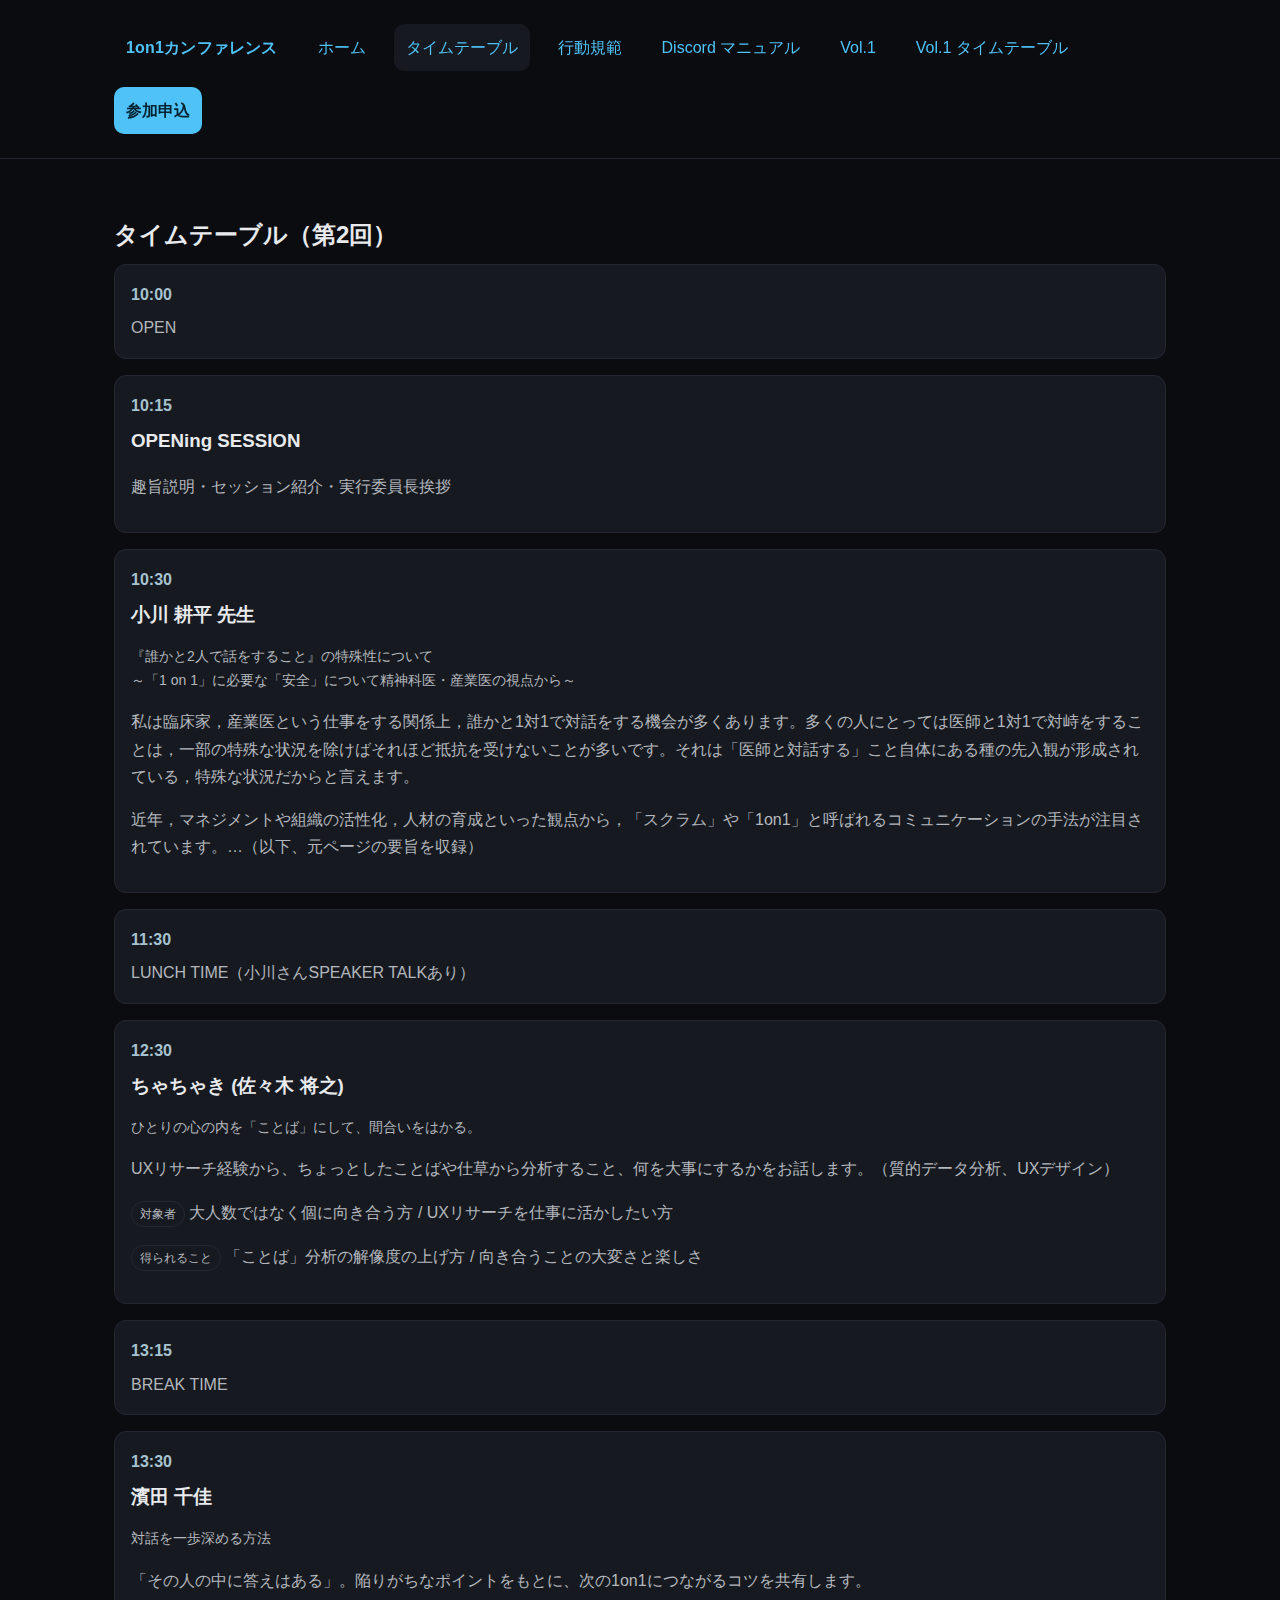
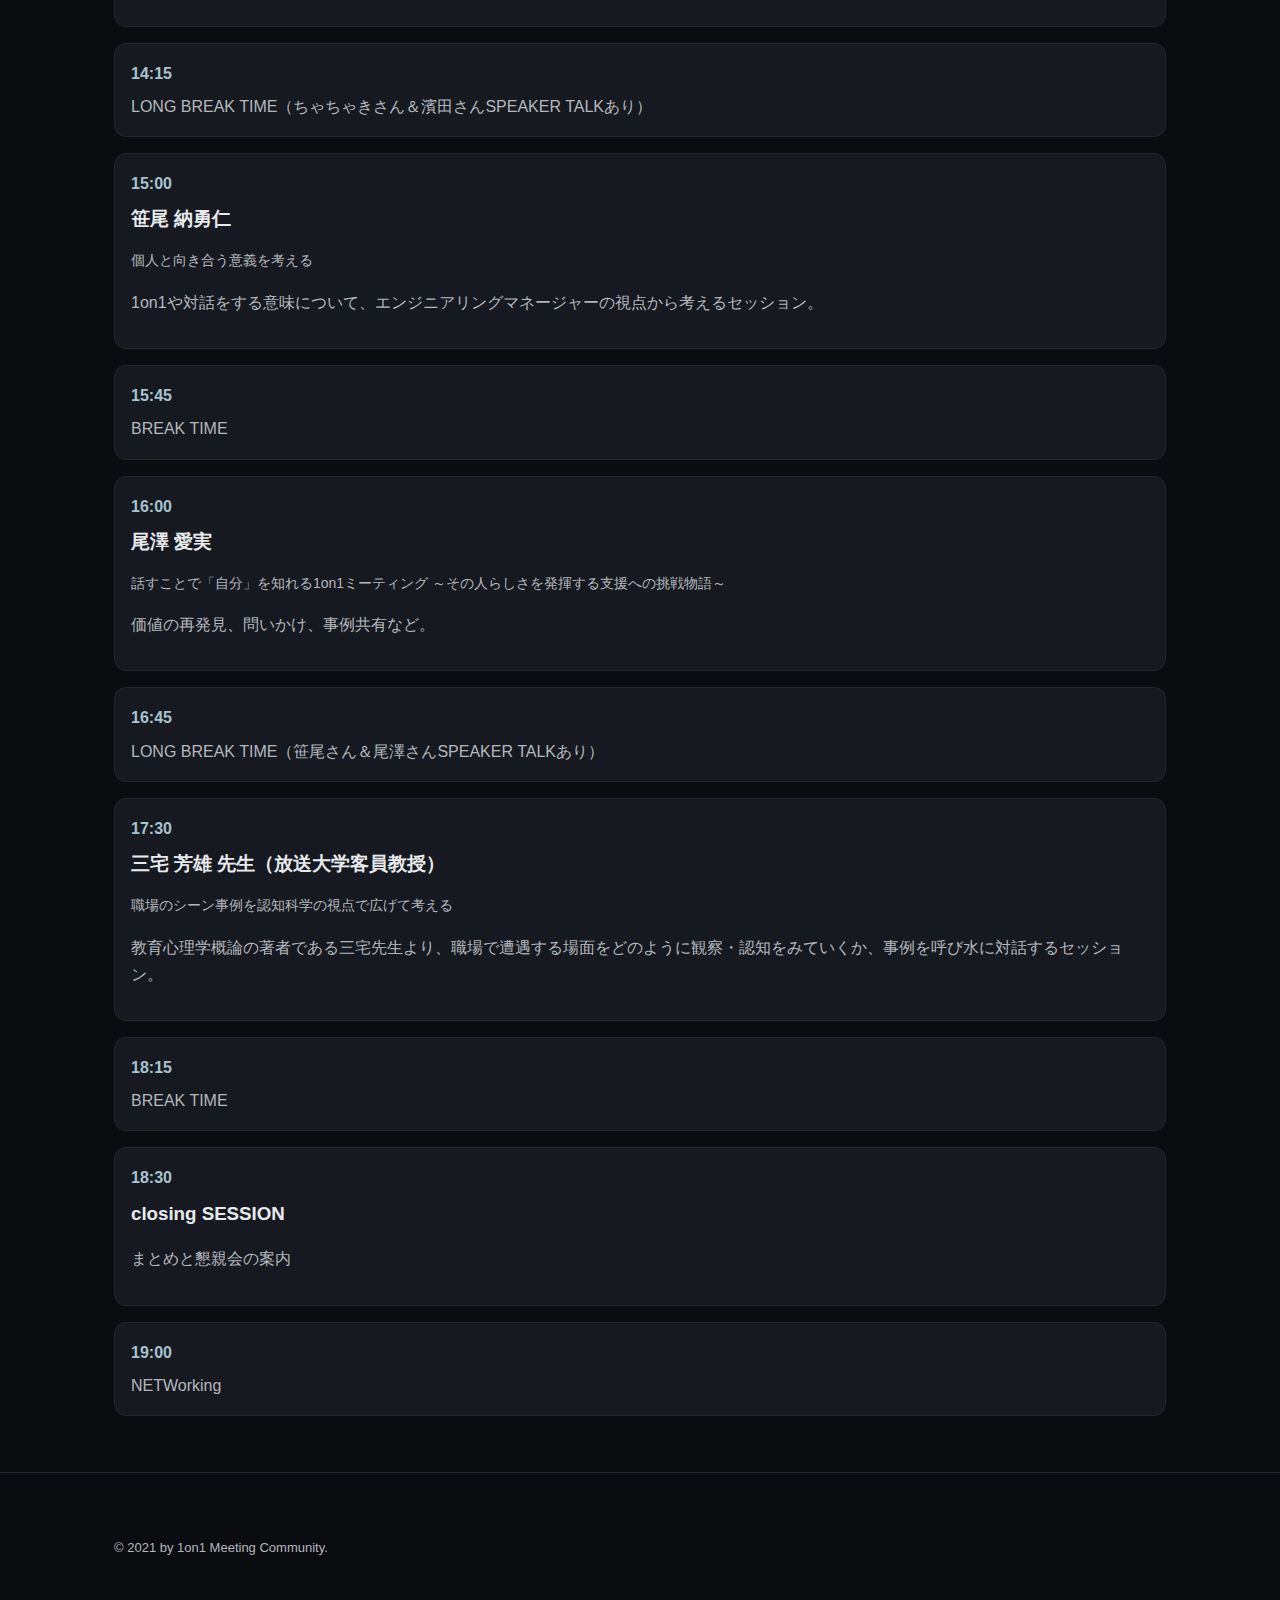
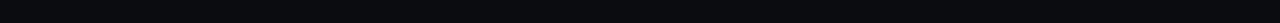
<file: vol2timetable.html>
<!doctype html>
<html lang="ja">
<head>
<meta charset="utf-8"><meta name="viewport" content="width=device-width, initial-scale=1">
<title>タイムテーブル（Vol.2） | 1on1カンファレンス</title>
<link rel="stylesheet" href="styles.css">
</head>
<body>
<header>
  <div class="container">
    <nav class="nav">
      <a class="brand" href="index.html">1on1カンファレンス</a>
      <a class="" href="index.html">ホーム</a><a class="active" href="vol2timetable.html">タイムテーブル</a><a class="" href="code-of-conduct.html">行動規範</a><a class="" href="discord-manual.html">Discord マニュアル</a><a class="" href="vol1home.html">Vol.1</a><a class="" href="vol1timetable.html">Vol.1 タイムテーブル</a>
      <a class="btn" href="https://career-update-org.connpass.com/" target="_blank" rel="noopener">参加申込</a>
    </nav>
  </div>
</header>
<section class="section">
  <div class="container">
    <h2 class="h2">タイムテーブル（第2回）</h2>
    <div class="schedule">
      <div class="slot"><div class="time">10:00</div><div class="desc">OPEN</div></div>
      <div class="slot"><div class="time">10:15</div><h3>OPENing SESSION</h3><p class="desc">趣旨説明・セッション紹介・実行委員長挨拶</p></div>

      <div class="slot">
        <div class="time">10:30</div>
        <h3>小川 耕平 先生</h3>
        <p class="meta">『誰かと2人で話をすること』の特殊性について<br>～「1 on 1」に必要な「安全」について精神科医・産業医の視点から～</p>
        <p class="desc">私は臨床家，産業医という仕事をする関係上，誰かと1対1で対話をする機会が多くあります。多くの人にとっては医師と1対1で対峙をすることは，一部の特殊な状況を除けばそれほど抵抗を受けないことが多いです。それは「医師と対話する」こと自体にある種の先入観が形成されている，特殊な状況だからと言えます。</p>
        <p class="desc">近年，マネジメントや組織の活性化，人材の育成といった観点から，「スクラム」や「1on1」と呼ばれるコミュニケーションの手法が注目されています。…（以下、元ページの要旨を収録）</p>
      </div>

      <div class="slot"><div class="time">11:30</div><div class="desc">LUNCH TIME（小川さんSPEAKER TALKあり）</div></div>

      <div class="slot">
        <div class="time">12:30</div>
        <h3>ちゃちゃき (佐々木 将之)</h3>
        <p class="meta">ひとりの心の内を「ことば」にして、間合いをはかる。</p>
        <p class="desc">UXリサーチ経験から、ちょっとしたことばや仕草から分析すること、何を大事にするかをお話します。（質的データ分析、UXデザイン）</p>
        <p class="desc"><span class="badge">対象者</span> 大人数ではなく個に向き合う方 / UXリサーチを仕事に活かしたい方</p>
        <p class="desc"><span class="badge">得られること</span> 「ことば」分析の解像度の上げ方 / 向き合うことの大変さと楽しさ</p>
      </div>

      <div class="slot"><div class="time">13:15</div><div class="desc">BREAK TIME</div></div>

      <div class="slot">
        <div class="time">13:30</div>
        <h3>濱田 千佳</h3>
        <p class="meta">対話を一歩深める方法</p>
        <p class="desc">「その人の中に答えはある」。陥りがちなポイントをもとに、次の1on1につながるコツを共有します。</p>
      </div>

      <div class="slot"><div class="time">14:15</div><div class="desc">LONG BREAK TIME（ちゃちゃきさん＆濱田さんSPEAKER TALKあり）</div></div>

      <div class="slot">
        <div class="time">15:00</div>
        <h3>笹尾 納勇仁</h3>
        <p class="meta">個人と向き合う意義を考える</p>
        <p class="desc">1on1や対話をする意味について、エンジニアリングマネージャーの視点から考えるセッション。</p>
      </div>

      <div class="slot"><div class="time">15:45</div><div class="desc">BREAK TIME</div></div>

      <div class="slot">
        <div class="time">16:00</div>
        <h3>尾澤 愛実</h3>
        <p class="meta">話すことで「自分」を知れる1on1ミーティング ～その人らしさを発揮する支援への挑戦物語～</p>
        <p class="desc">価値の再発見、問いかけ、事例共有など。</p>
      </div>

      <div class="slot"><div class="time">16:45</div><div class="desc">LONG BREAK TIME（笹尾さん＆尾澤さんSPEAKER TALKあり）</div></div>

      <div class="slot">
        <div class="time">17:30</div>
        <h3>三宅 芳雄 先生（放送大学客員教授）</h3>
        <p class="meta">職場のシーン事例を認知科学の視点で広げて考える</p>
        <p class="desc">教育心理学概論の著者である三宅先生より、職場で遭遇する場面をどのように観察・認知をみていくか、事例を呼び水に対話するセッション。</p>
      </div>

      <div class="slot"><div class="time">18:15</div><div class="desc">BREAK TIME</div></div>
      <div class="slot"><div class="time">18:30</div><h3>closing SESSION</h3><p class="desc">まとめと懇親会の案内</p></div>
      <div class="slot"><div class="time">19:00</div><div class="desc">NETWorking</div></div>
    </div>
  </div>
</section>

<footer>
  <div class="container">
    <div class="small">© 2021 by 1on1 Meeting Community.</div>
  </div>
</footer>

</body>
</html>
</file>
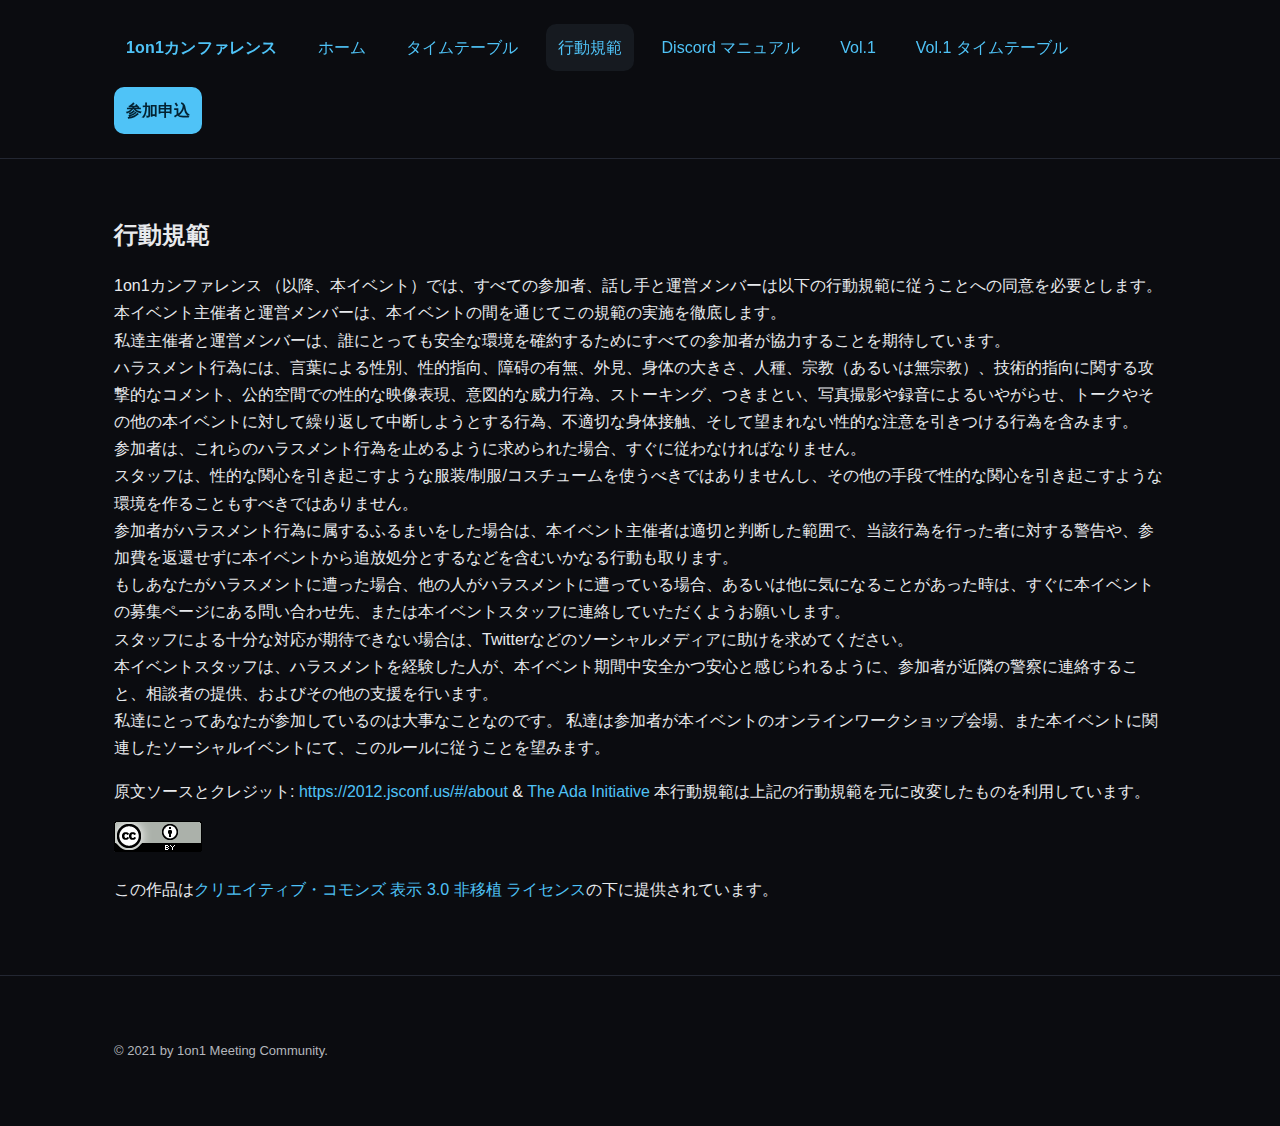
<file: site/code-of-conduct.html>
<!doctype html>
<html lang="ja">
<head>
<meta charset="utf-8"><meta name="viewport" content="width=device-width, initial-scale=1">
<title>行動規範 | 1on1カンファレンス</title>
<link rel="stylesheet" href="styles.css">
</head>
<body>
<header>
  <div class="container">
    <nav class="nav">
      <a class="brand" href="index.html">1on1カンファレンス</a>
      <a class="" href="index.html">ホーム</a><a class="" href="vol2timetable.html">タイムテーブル</a><a class="active" href="code-of-conduct.html">行動規範</a><a class="" href="discord-manual.html">Discord マニュアル</a><a class="" href="vol1home.html">Vol.1</a><a class="" href="vol1timetable.html">Vol.1 タイムテーブル</a>
      <a class="btn" href="https://career-update-org.connpass.com/" target="_blank" rel="noopener">参加申込</a>
    </nav>
  </div>
</header>
<section class="section">
  <div class="container">
    <h2 class="h2">行動規範</h2>
        <p>1on1カンファレンス （以降、本イベント）では、すべての参加者、話し手と運営メンバーは以下の行動規範に従うことへの同意を必要とします。<br>
          本イベント主催者と運営メンバーは、本イベントの間を通じてこの規範の実施を徹底します。<br>
          私達主催者と運営メンバーは、誰にとっても安全な環境を確約するためにすべての参加者が協力することを期待しています。 <br>
          ハラスメント行為には、言葉による性別、性的指向、障碍の有無、外見、身体の大きさ、人種、宗教（あるいは無宗教）、技術的指向に関する攻撃的なコメント、公的空間での性的な映像表現、意図的な威力行為、ストーキング、つきまとい、写真撮影や録音によるいやがらせ、トークやその他の本イベントに対して繰り返して中断しようとする行為、不適切な身体接触、そして望まれない性的な注意を引きつける行為を含みます。<br>
          参加者は、これらのハラスメント行為を止めるように求められた場合、すぐに従わなければなりません。 <br>
          スタッフは、性的な関心を引き起こすような服装/制服/コスチュームを使うべきではありませんし、その他の手段で性的な関心を引き起こすような環境を作ることもすべきではありません。<br>
          参加者がハラスメント行為に属するふるまいをした場合は、本イベント主催者は適切と判断した範囲で、当該行為を行った者に対する警告や、参加費を返還せずに本イベントから追放処分とするなどを含むいかなる行動も取ります。<br>
          もしあなたがハラスメントに遭った場合、他の人がハラスメントに遭っている場合、あるいは他に気になることがあった時は、すぐに本イベントの募集ページにある問い合わせ先、または本イベントスタッフに連絡していただくようお願いします。<br>
          スタッフによる十分な対応が期待できない場合は、Twitterなどのソーシャルメディアに助けを求めてください。<br>
          本イベントスタッフは、ハラスメントを経験した人が、本イベント期間中安全かつ安心と感じられるように、参加者が近隣の警察に連絡すること、相談者の提供、およびその他の支援を行います。<br>
          私達にとってあなたが参加しているのは大事なことなのです。 私達は参加者が本イベントのオンラインワークショップ会場、また本イベントに関連したソーシャルイベントにて、このルールに従うことを望みます。<br>
        </p>
        <p>原文ソースとクレジット: <a href="https://2012.jsconf.us/#/about">https://2012.jsconf.us/#/about</a> & <a href="http://geekfeminism.wikia.com/wiki/Conference_anti-harassment/Policy">The Ada Initiative</a>
        本行動規範は上記の行動規範を元に改変したものを利用しています。</p>
        <img src="assets/images/cc88x31.png" alt="CC BY SA">
        <p>この作品は<a href="https://creativecommons.org/licenses/by/3.0/">クリエイティブ・コモンズ 表示 3.0 非移植 ライセンス</a>の下に提供されています。</p>
  </div>
</section>

<footer>
  <div class="container">
    <div class="small">© 2021 by 1on1 Meeting Community.</div>
  </div>
</footer>

</body></html>
</file>
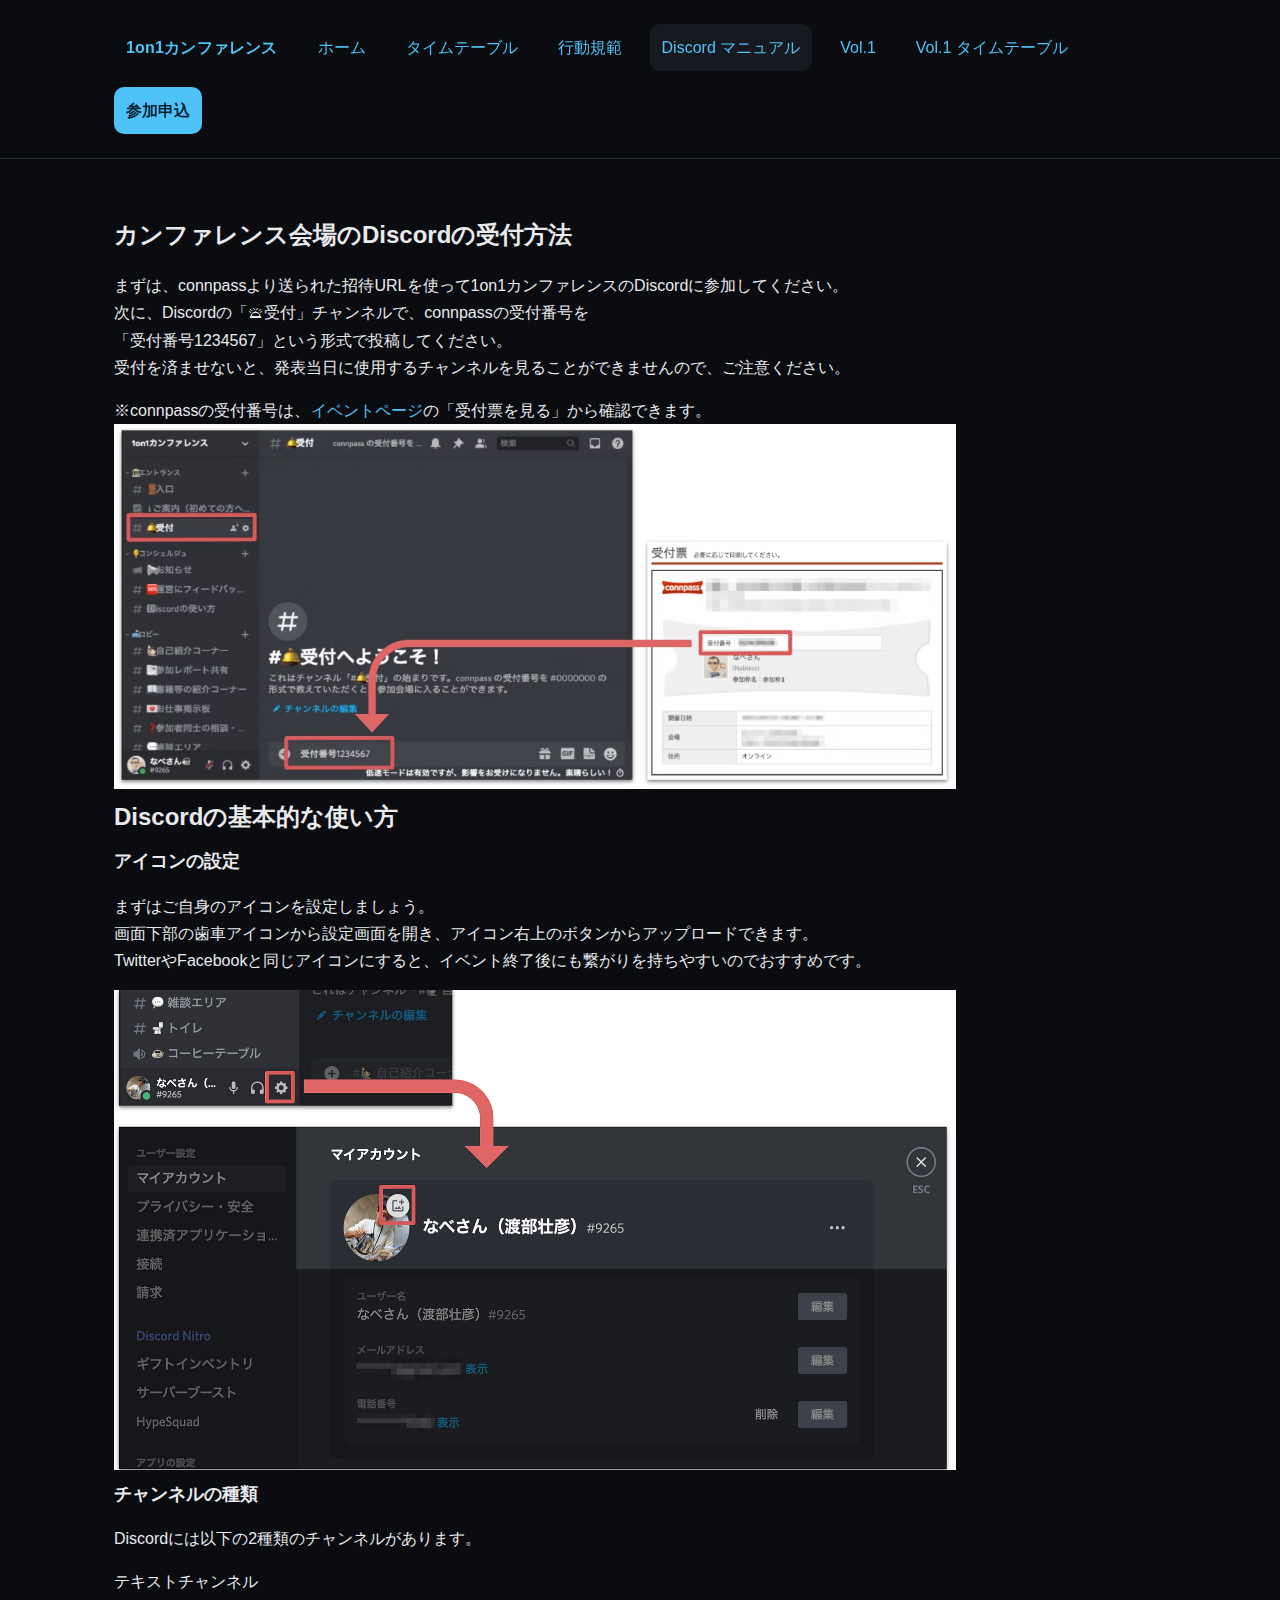
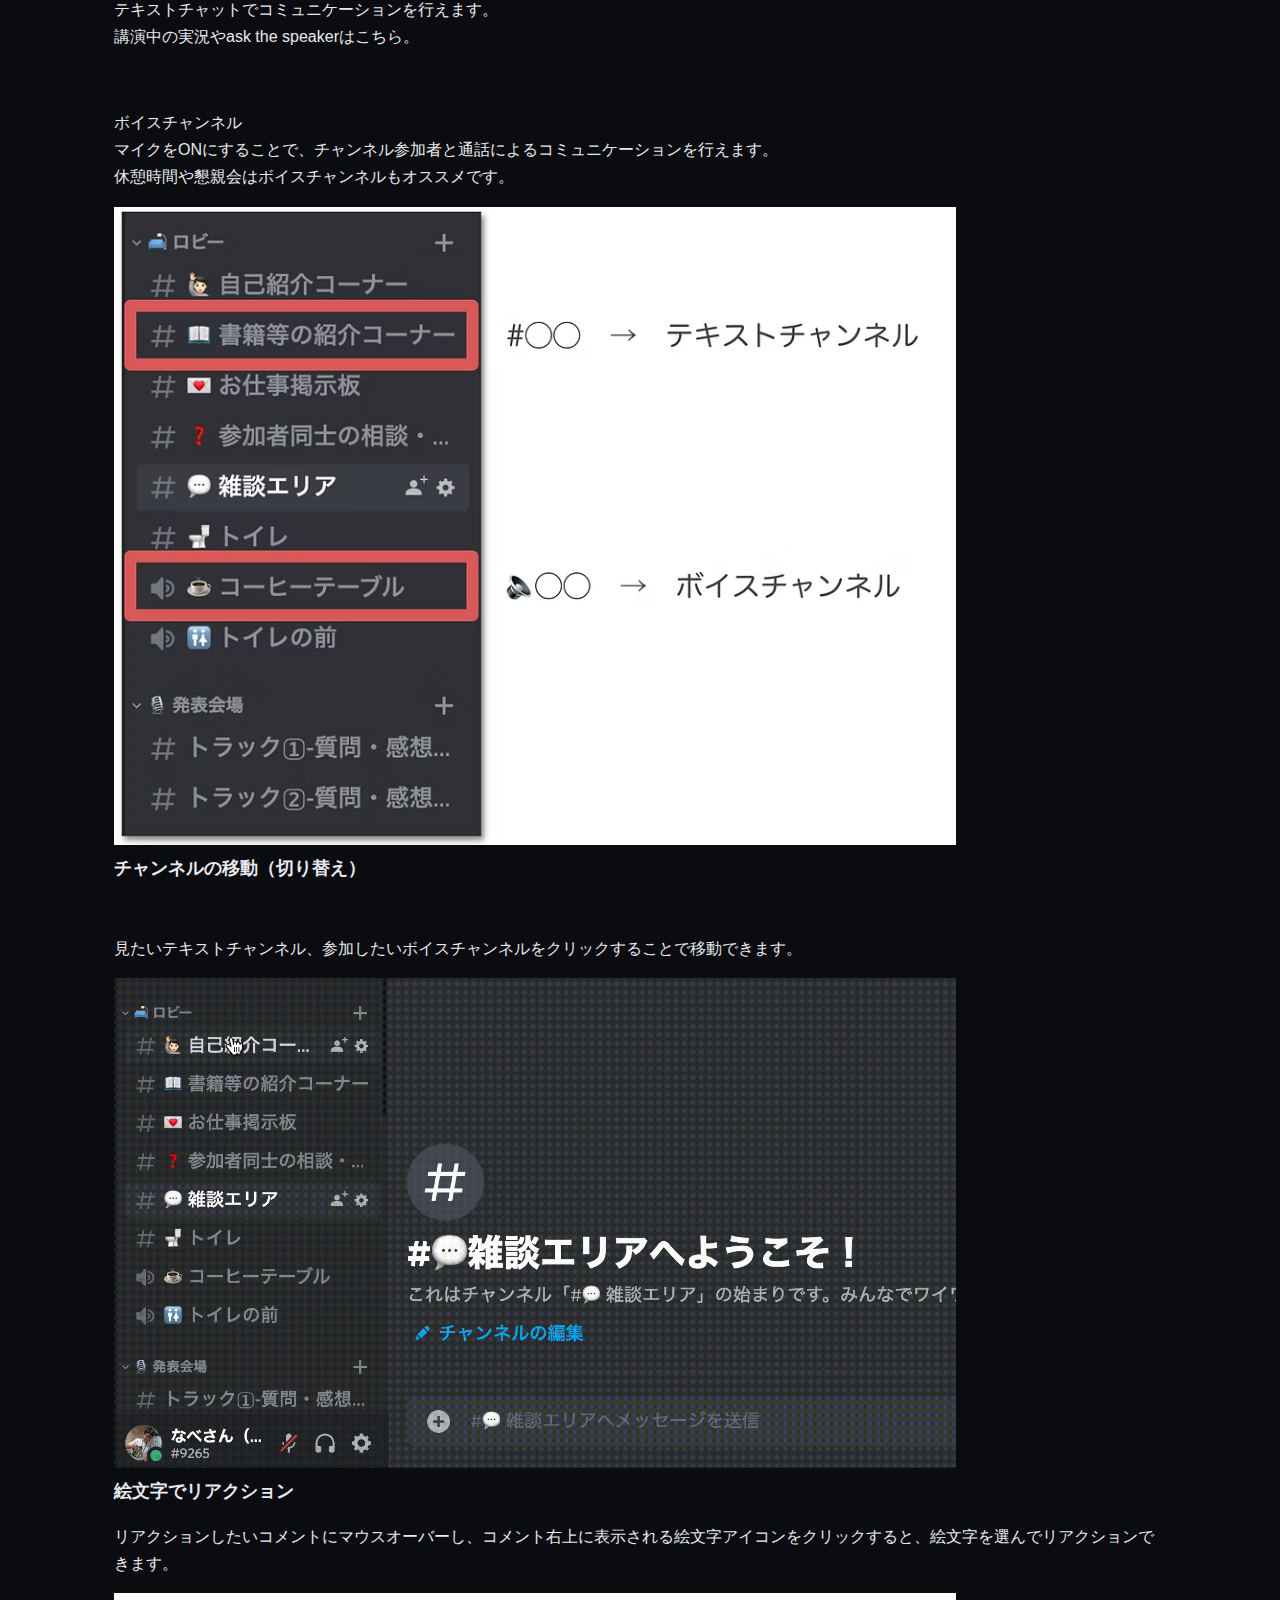
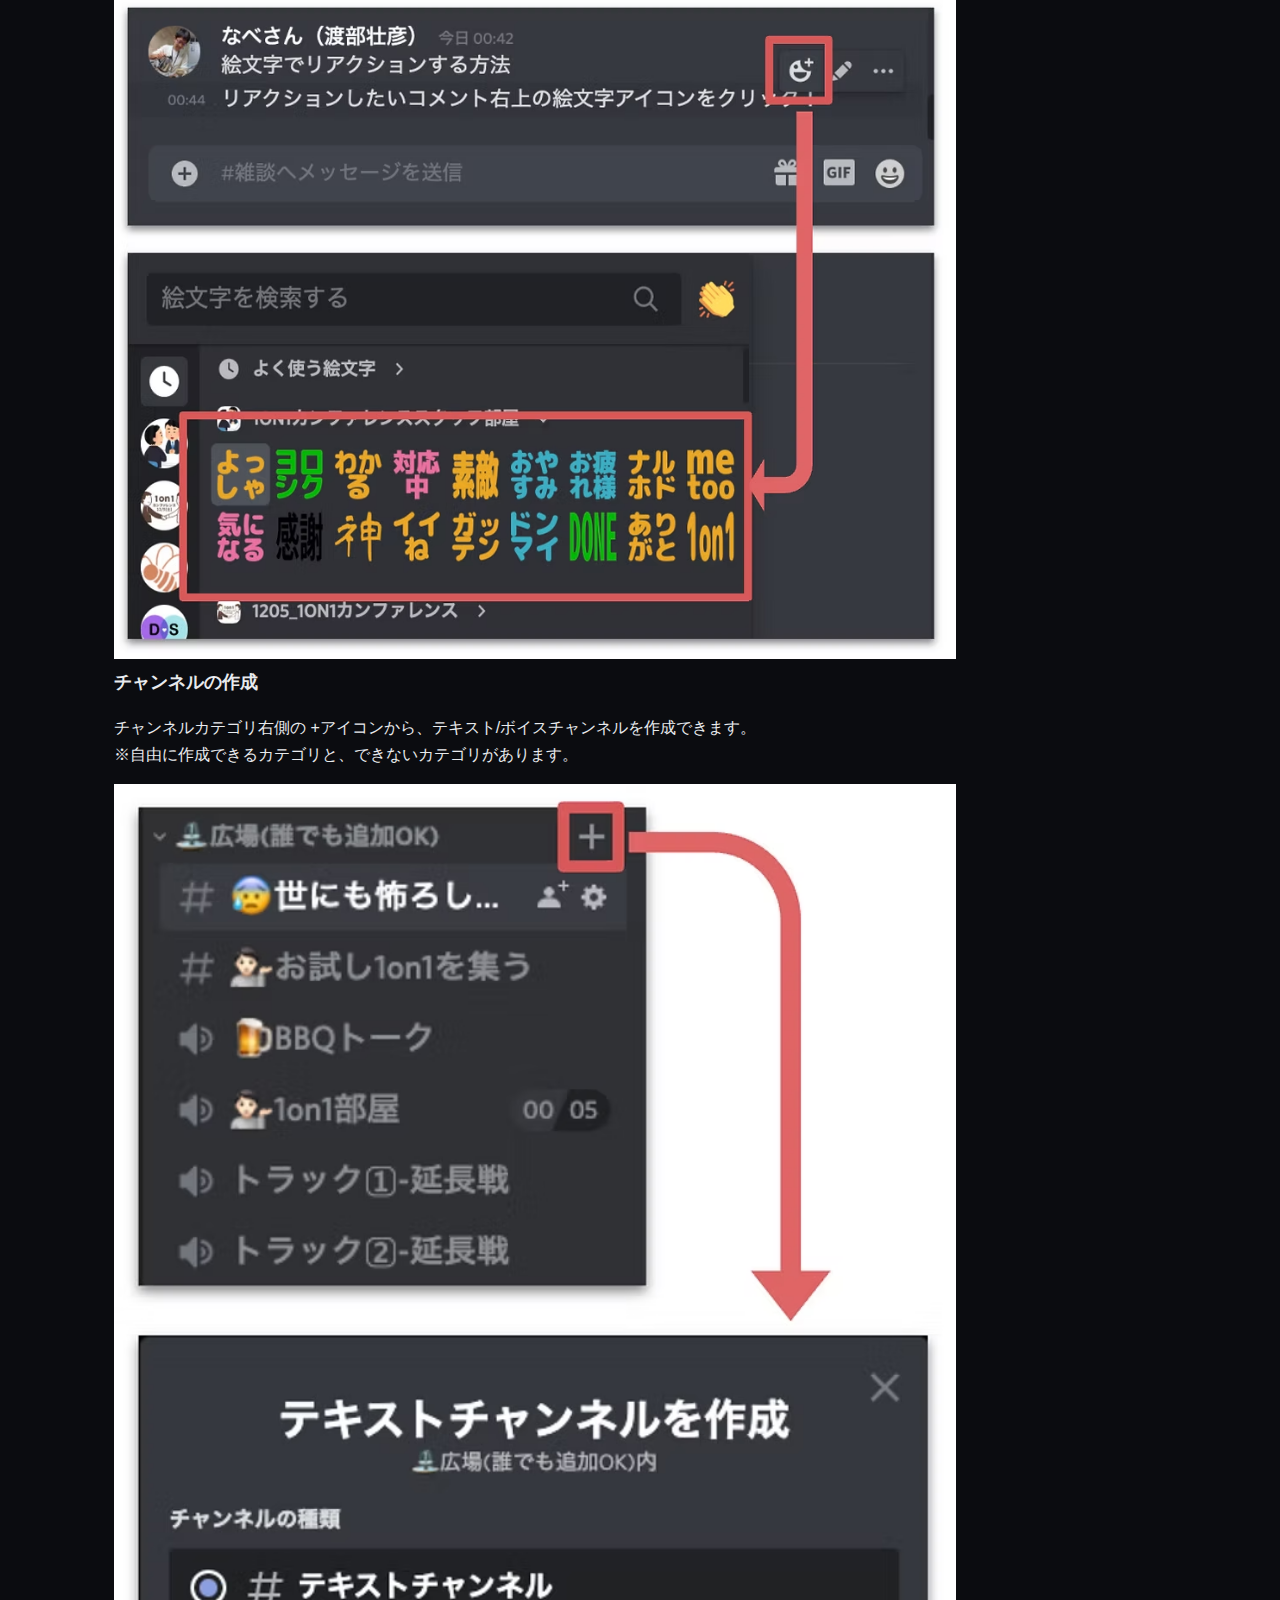
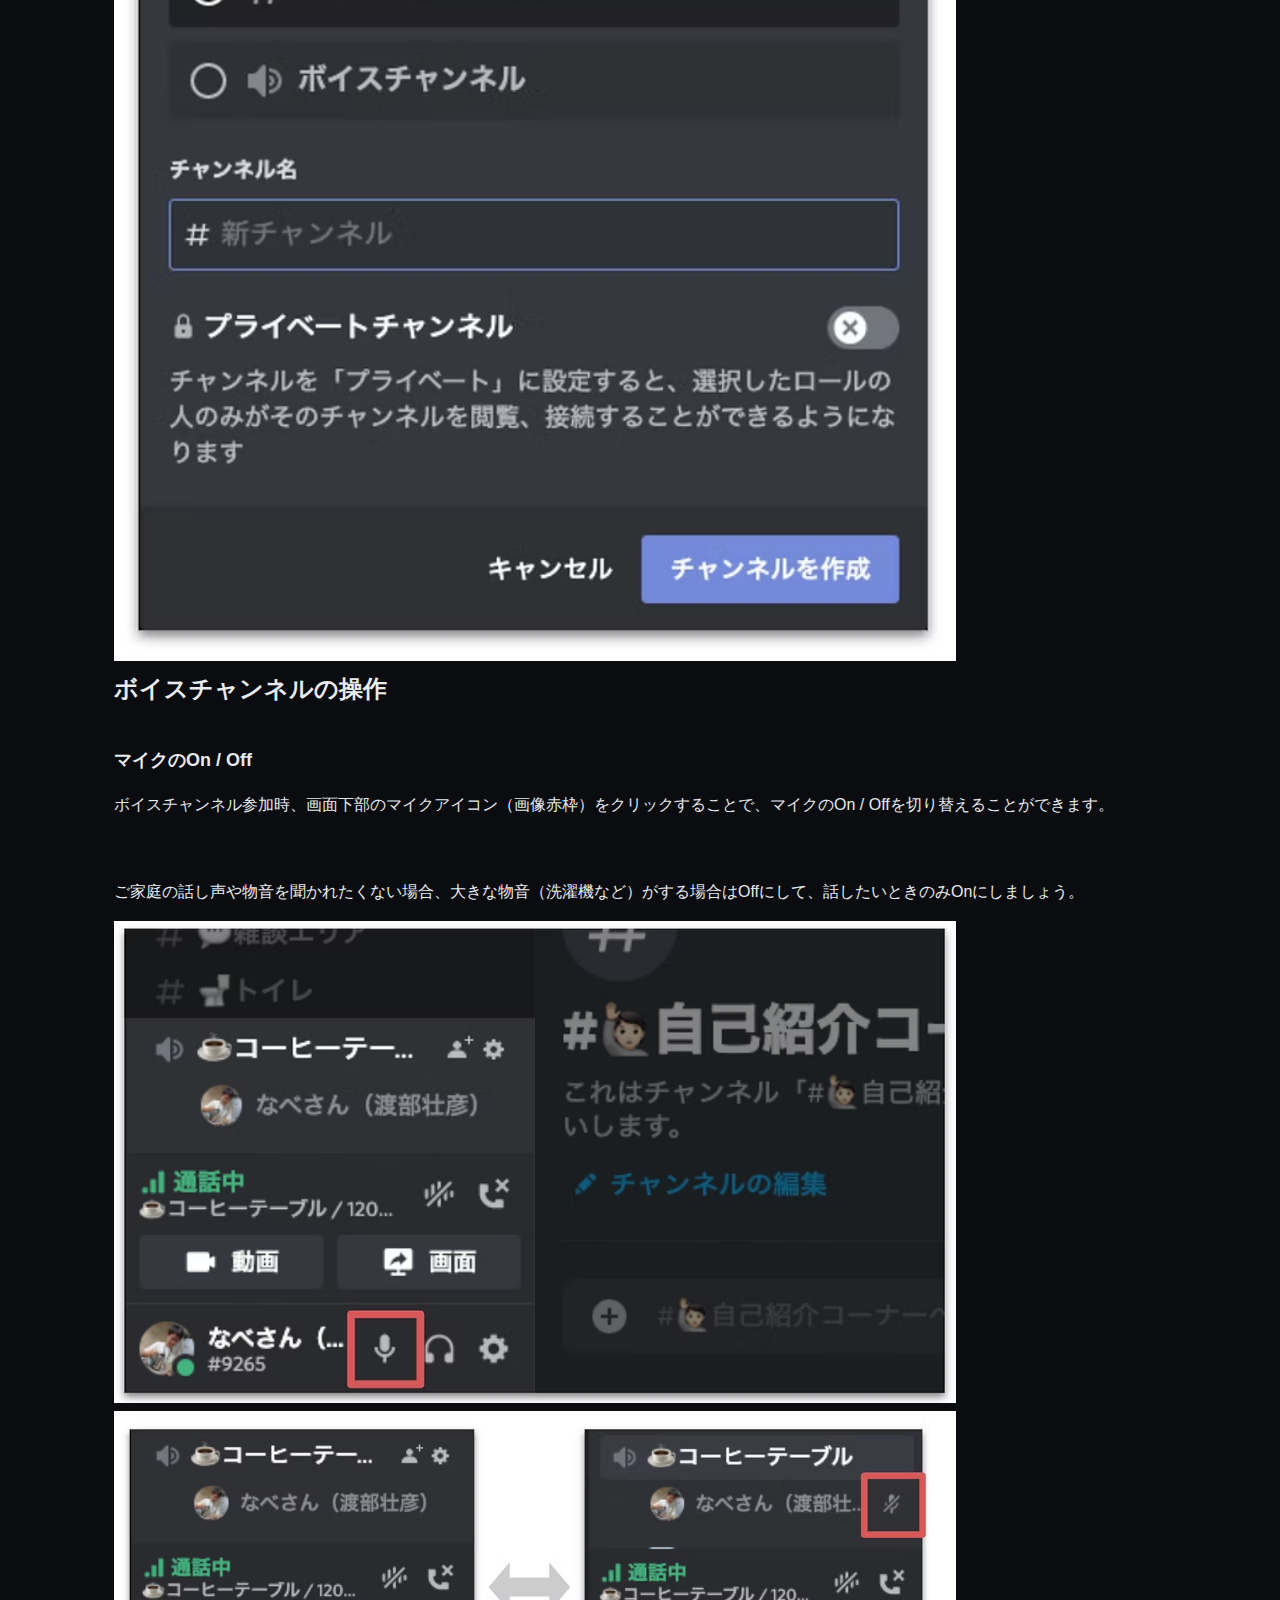
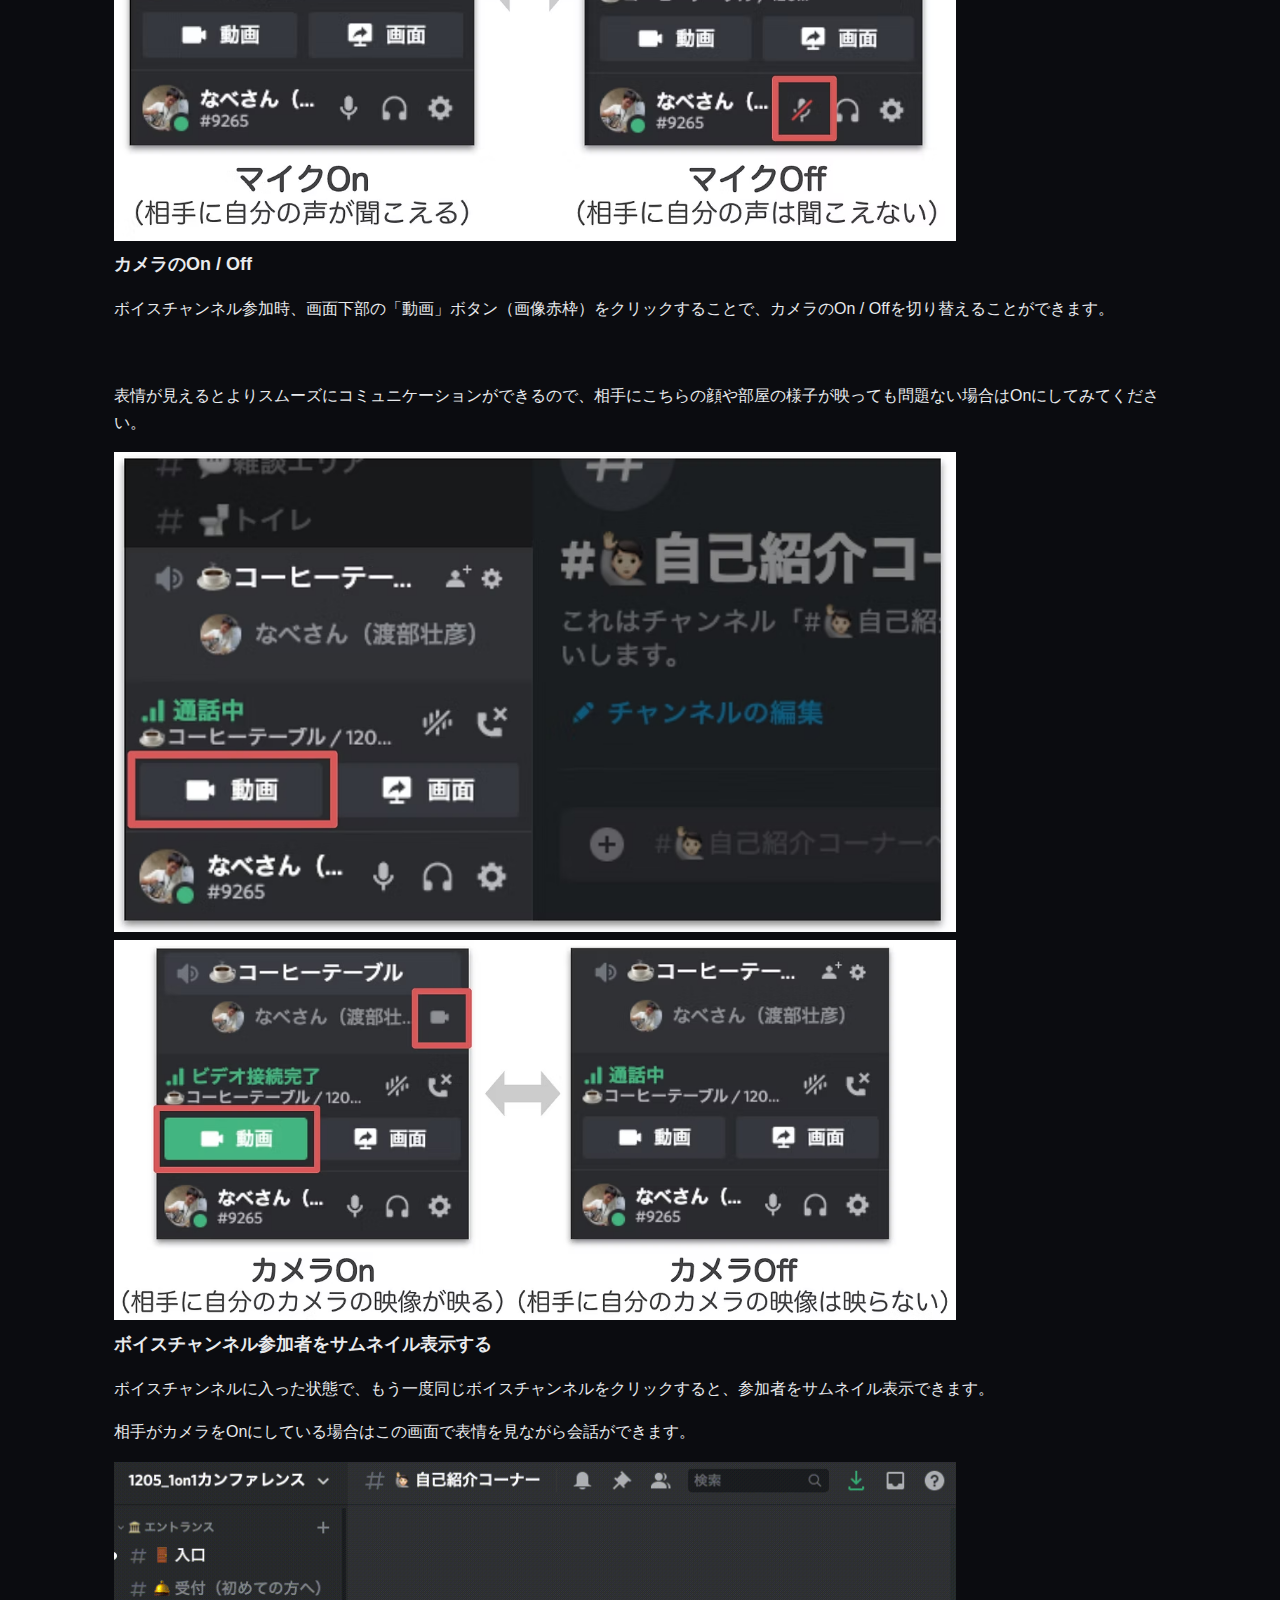
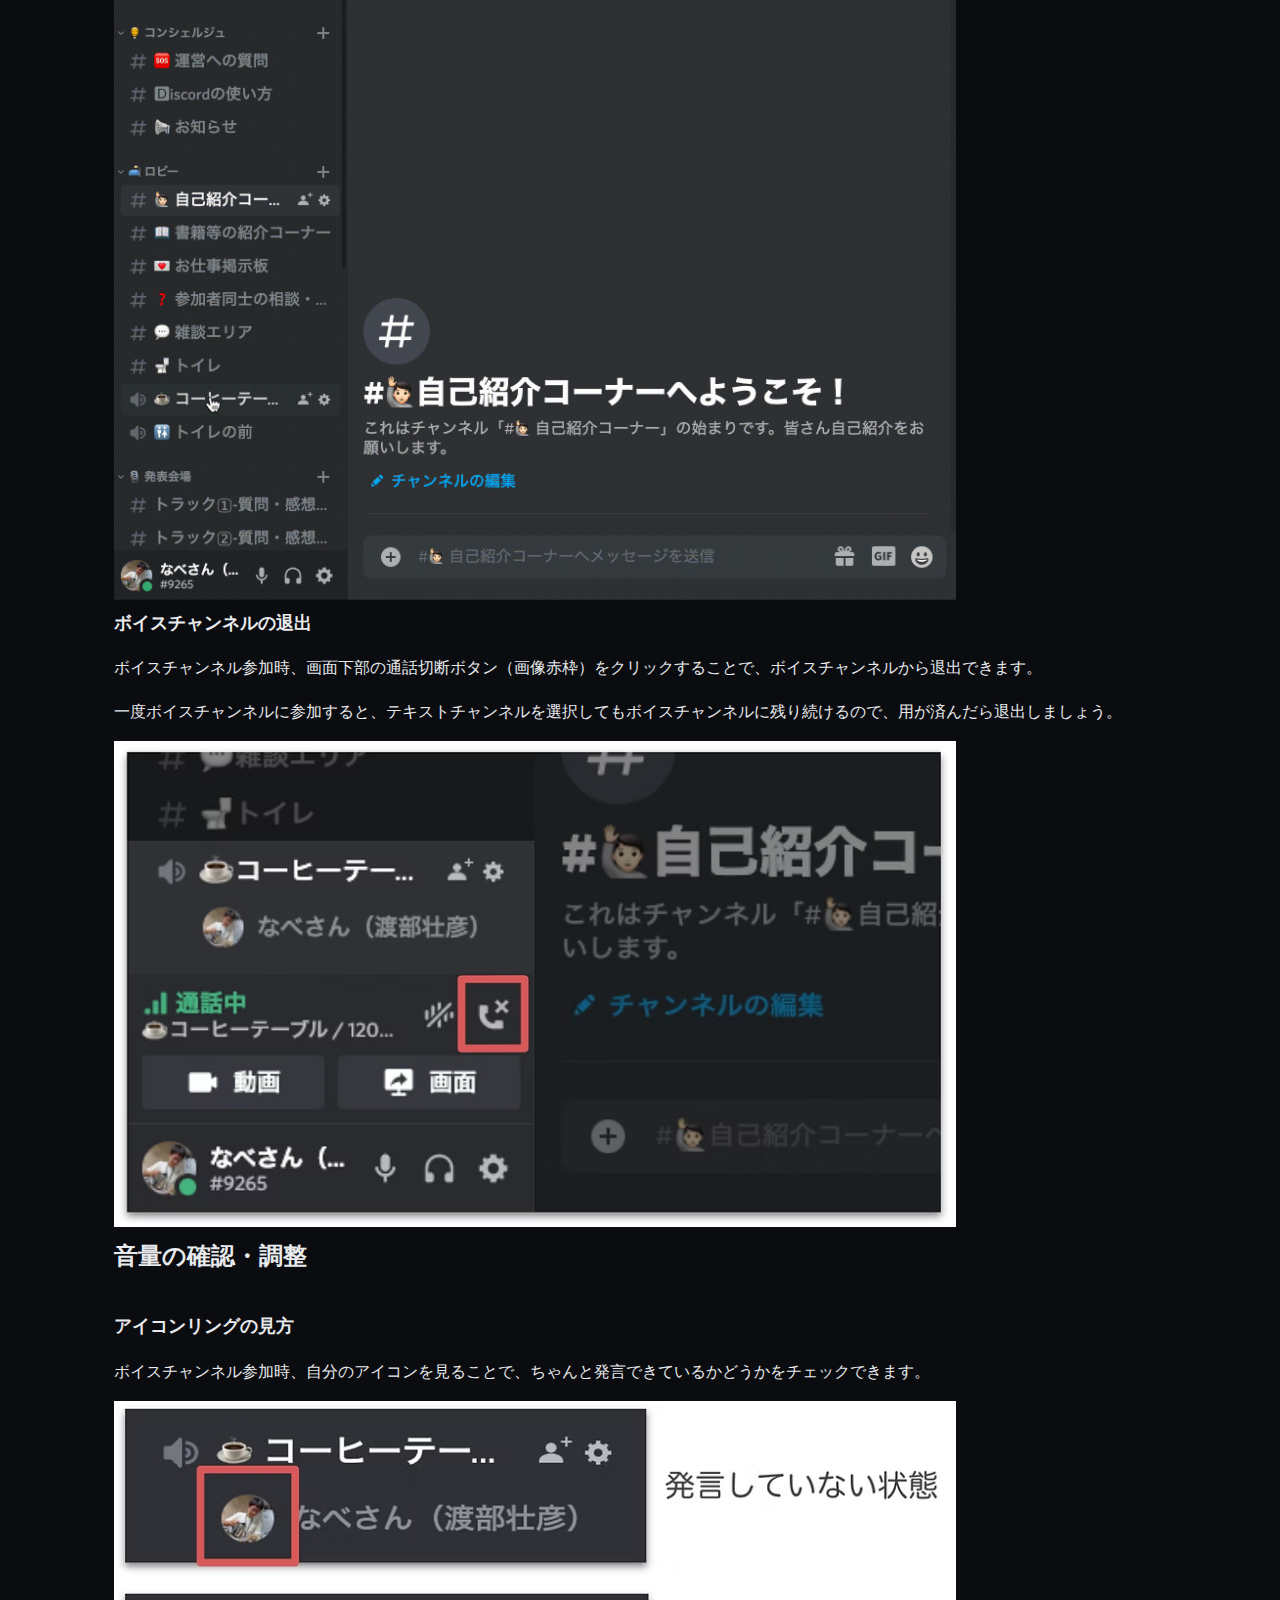
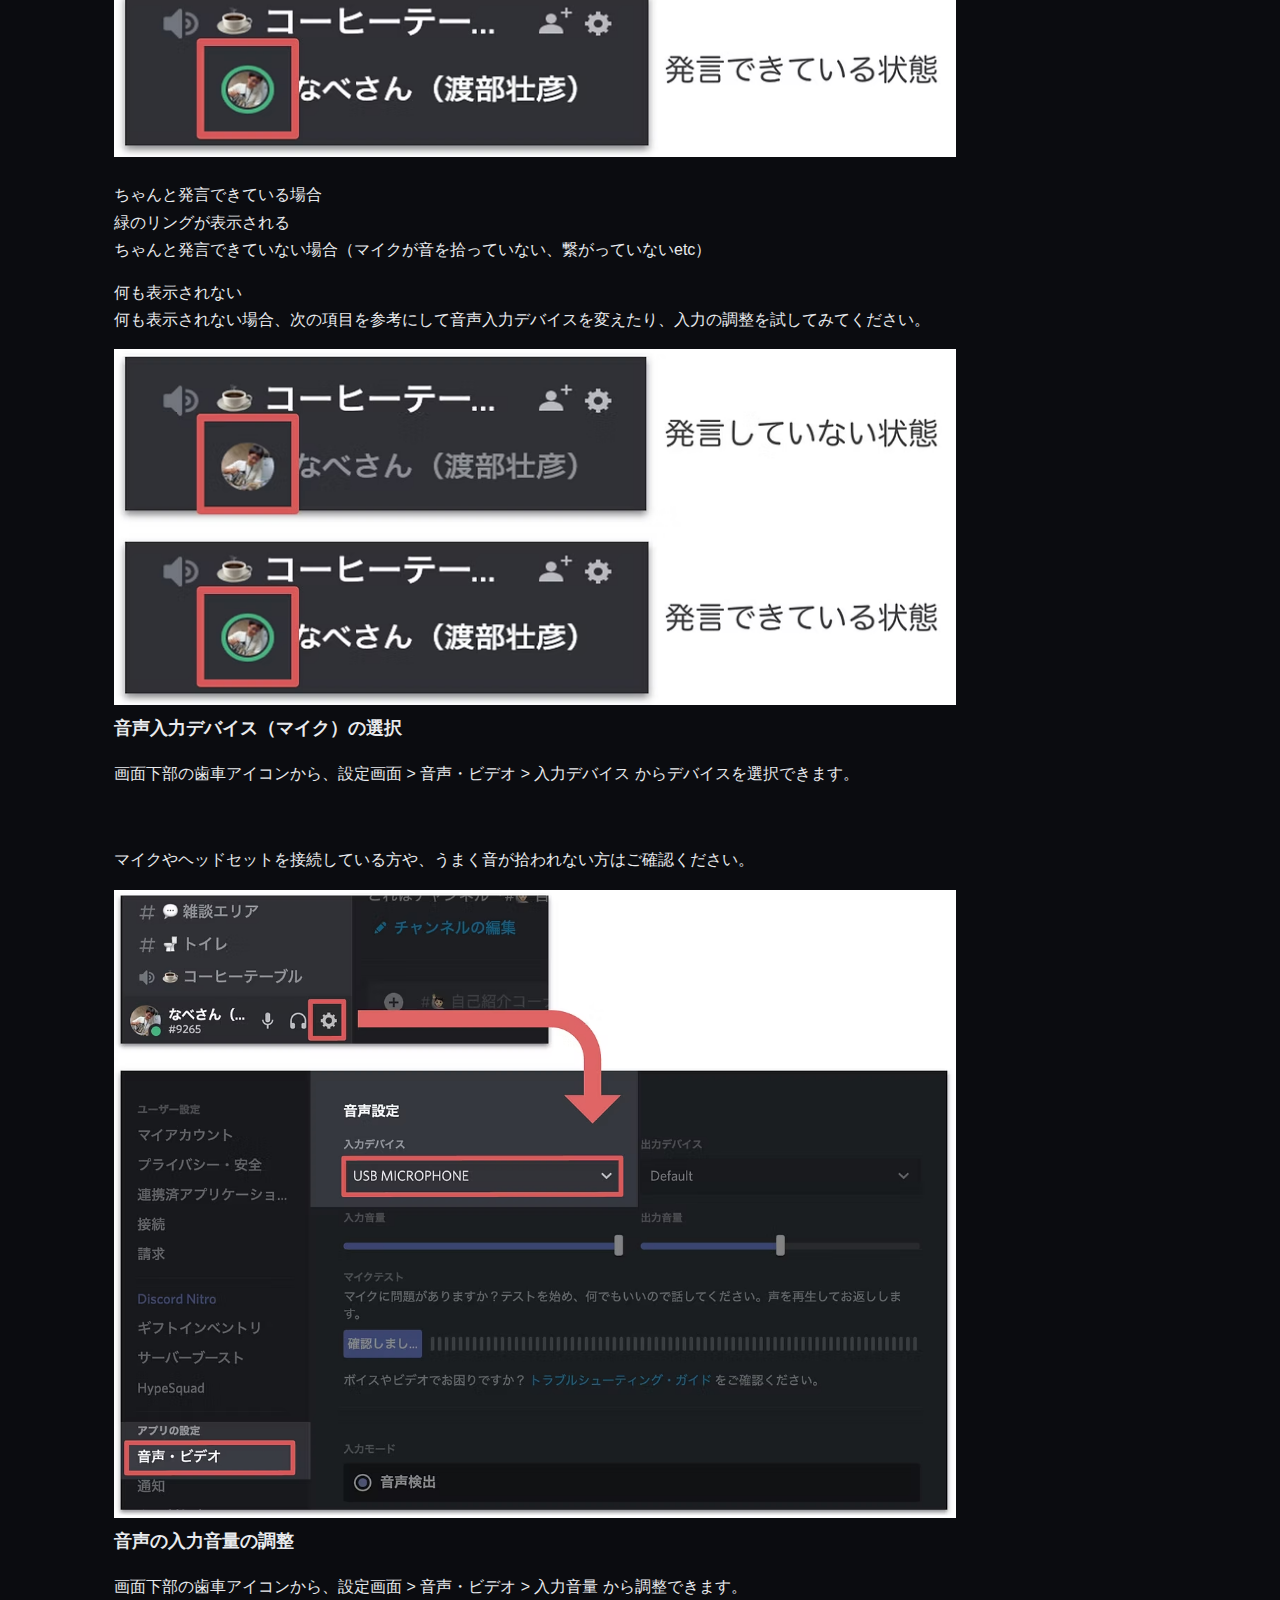
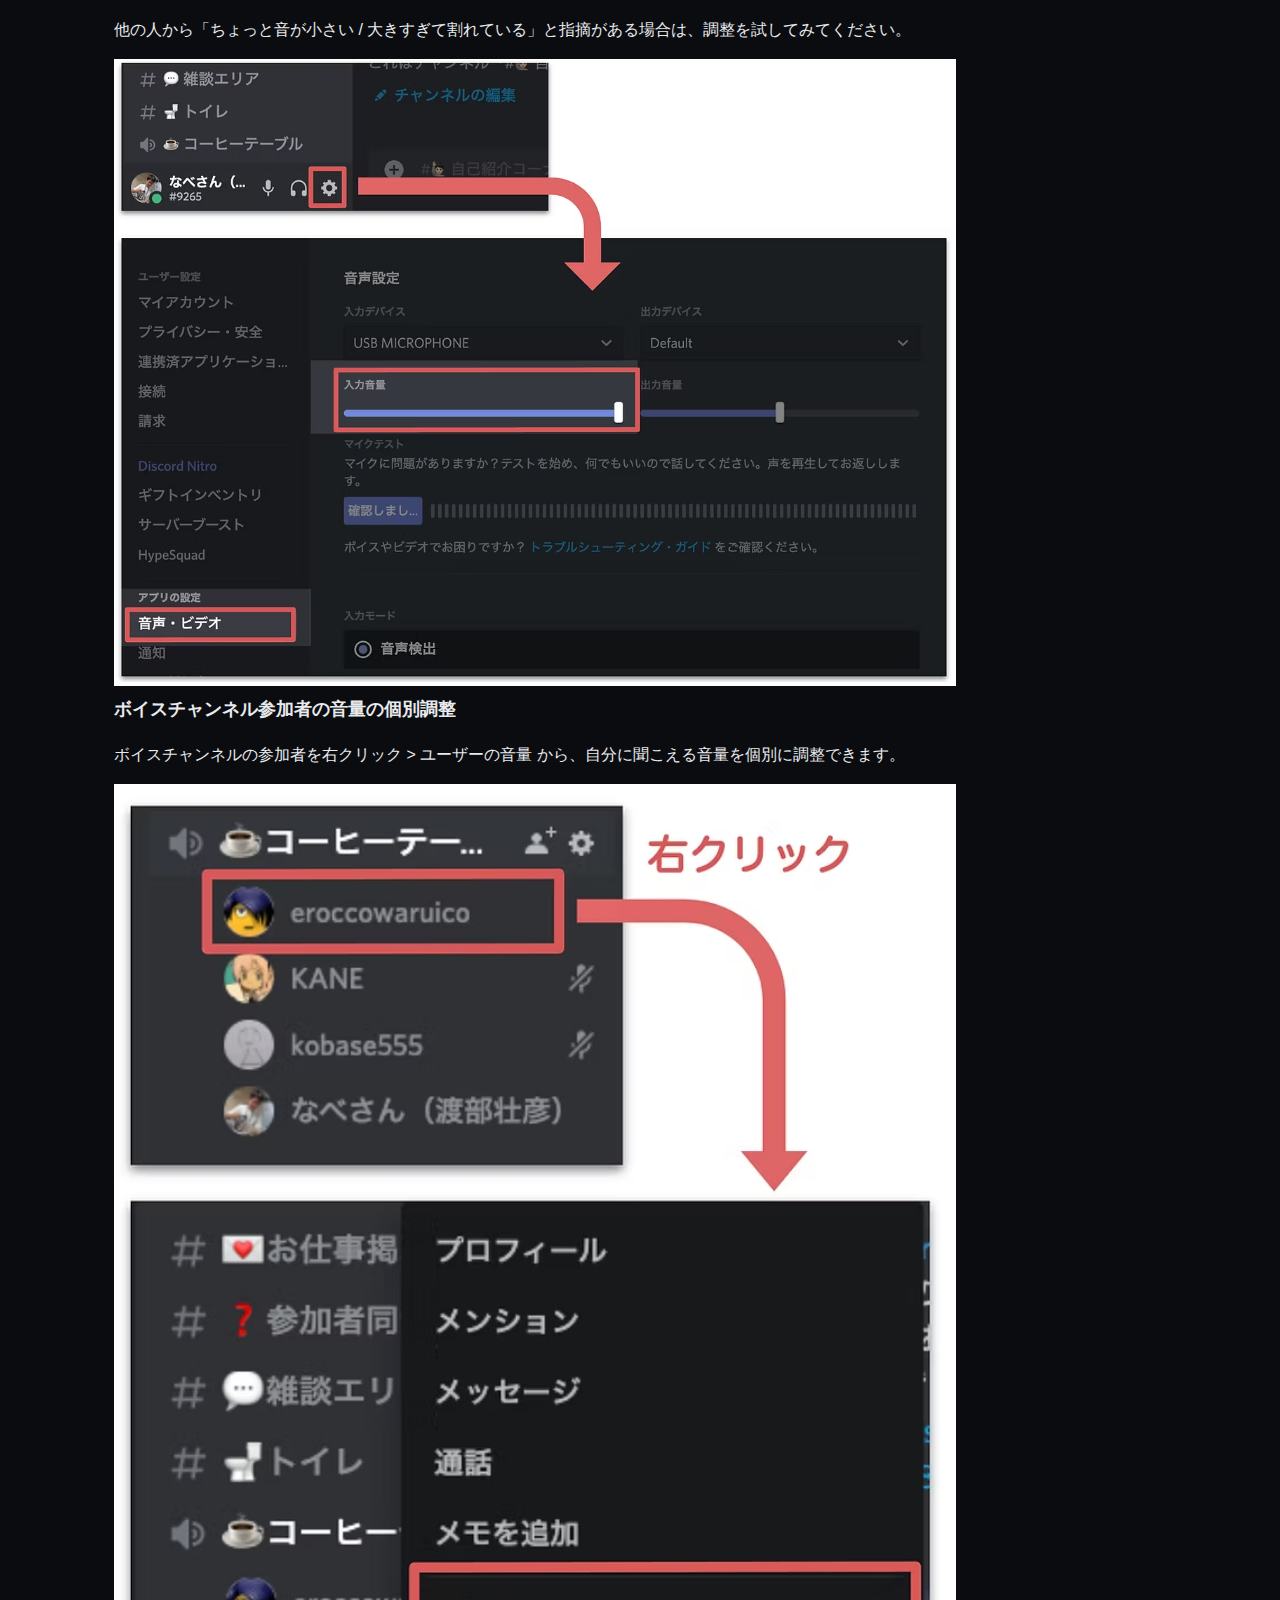
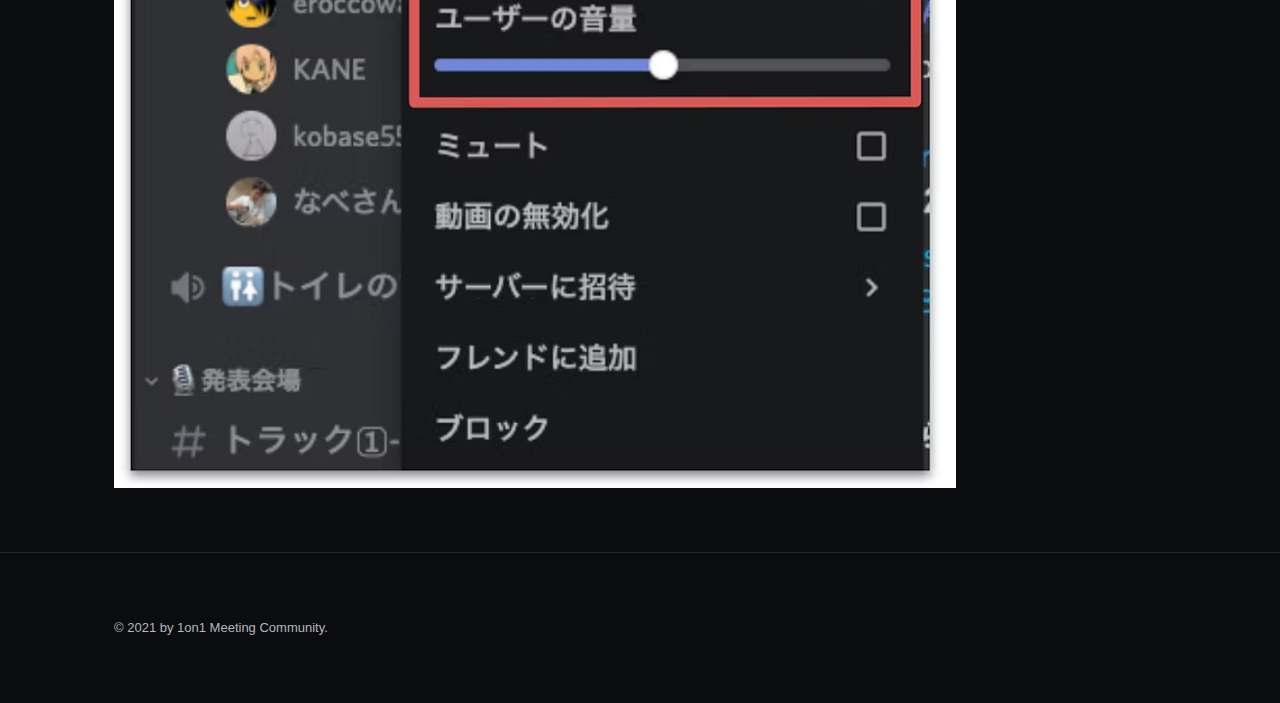
<file: site/discord-manual.html>
<!doctype html>
<html lang="ja">
<head>
<meta charset="utf-8"><meta name="viewport" content="width=device-width, initial-scale=1">
<title>Discord マニュアル | 1on1カンファレンス</title>
<link rel="stylesheet" href="styles.css">
</head>
<body>
<header>
  <div class="container">
    <nav class="nav">
      <a class="brand" href="index.html">1on1カンファレンス</a>
      <a class="" href="index.html">ホーム</a><a class="" href="vol2timetable.html">タイムテーブル</a><a class="" href="code-of-conduct.html">行動規範</a><a class="active" href="discord-manual.html">Discord マニュアル</a><a class="" href="vol1home.html">Vol.1</a><a class="" href="vol1timetable.html">Vol.1 タイムテーブル</a>
      <a class="btn" href="https://career-update-org.connpass.com/" target="_blank" rel="noopener">参加申込</a>
    </nav>
  </div>
</header>
<section class="section">
  <div class="container">
    <h2 class="h2">カンファレンス会場のDiscordの受付方法</h2>
        <p>まずは、connpassより送られた招待URLを使って1on1カンファレンスのDiscordに参加してください。<br>
          次に、Discordの「🛎受付」チャンネルで、connpassの受付番号を<br>
          「受付番号1234567」という形式で投稿してください。<br>
        受付を済ませないと、発表当日に使用するチャンネルを見ることができませんので、ご注意ください。</p>
        ※connpassの受付番号は、<a href="https://career-update-org.connpass.com/event/211638/">イベントページ​</a>の「受付票を見る」から確認できます。<br>
        
        <img src="assets/images/discord01.avif" width="80%">
        
        <h2 class="h2"> Discordの基本的な使い方</h2>
        <h3 class="h3">アイコンの設定</h3>
        <p>まずはご自身のアイコンを設定しましょう。<br>
          画面下部の歯車アイコンから設定画面を開き、アイコン右上のボタンからアップロードできます。<br>
        ​TwitterやFacebookと同じアイコンにすると、イベント終了後にも繋がりを持ちやすいのでおすすめです。</p>
        
        <img src="assets/images/discord02.png" width="80%">

        <h3 class="h3">チャンネルの種類</h3>
        <p>Discordには以下の2種類のチャンネルがあります。</p>
        <p> テキストチャンネル<br>
        
          テキストチャットでコミュニケーションを行えます。​<br>
        
        講演中の実況やask the speakerはこちら。</p>
        
        ​​<p>ボイスチャンネル<br>
        
          ​マイクをONにすることで、チャンネル参加者と通話によるコミュニケーションを行えます。​<br>
        
        ​休憩時間や懇親会はボイスチャンネルもオススメです。</p>
        
        <img src="assets/images/discord03.avif" width="80%">
        
        <h3 class="h3">チャンネルの移動（切り替え）</h3>
        ​<p>見たいテキストチャンネル、参加したいボイスチャンネルをクリックすることで移動できます。</p>
        
        <img src="assets/images/discord04.gif" width="80%">
        <h3 class="h3">絵文字でリアクション</h3>
        <p>リアクションしたいコメントにマウスオーバーし、コメント右上に表示される絵文字アイコンをクリックすると、絵文字を選んでリアクションできます。</p>

        <img src="assets/images/discord05.avif" width="80%">

        ​<h3 class="h3">チャンネルの作成</h3>
        <p>チャンネルカテゴリ右側の +アイコンから、テキスト/ボイスチャンネルを作成できます。<br>
        ​※自由に作成できるカテゴリと、できないカテゴリがあります。</p>
        
        <img src="assets/images/discord06.avif" width="80%">

        <h2 class="h2"> ボイスチャンネルの操作</h2>
        ​<h3 class="h3">マイクのOn / Off</h3>
        <p>ボイスチャンネル参加時、画面下部のマイクアイコン（画像赤枠）をクリックすることで、マイクのOn / Offを切り替えることができます。</p>
        
        ​<p>ご家庭の話し声や物音を聞かれたくない場合、大きな物音（洗濯機など）がする場合はOffにして、話したいときのみOnにしましょう。</p>
        <img src="assets/images/discord07.avif" width="80%">
        <img src="assets/images/discord08.avif" width="80%">

        <h3 class="h3">カメラのOn / Off</h3>
        <p>ボイスチャンネル参加時、画面下部の「動画」ボタン（画像赤枠）をクリックすることで、カメラのOn / Offを切り替えることができます。</p>
        ​<p>表情が見えるとよりスムーズにコミュニケーションができるので、相手にこちらの顔や部屋の様子が映っても問題ない場合はOnにしてみてください。​</p>
        <img src="assets/images/discord09.avif" width="80%">
        <img src="assets/images/discord10.avif" width="80%">

        
        <h3 class="h3">ボイスチャンネル参加者をサムネイル表示する</h3>
        <p>ボイスチャンネルに入った状態で、もう一度同じボイスチャンネルをクリックすると、参加者をサムネイル表示できます。</p>
        <p>相手が​カメラをOnにしている場合はこの画面で表情を見ながら会話ができます。</p>
        <img src="assets/images/discord11.gif" width="80%">


        
        <h3 class="h3">ボイスチャンネルの退出</h3>
        <p>ボイスチャンネル参加時、画面下部の通話切断ボタン（画像赤枠）をクリックすることで、ボイスチャンネルから退出できます。</p>
        <p> 一度ボイスチャンネルに参加すると、テキストチャンネルを選択してもボイスチャンネルに残り続けるので、用が済んだら退出しましょう。</p>
        <img src="assets/images/discord12.avif" width="80%">

        
        <h2 class="h2"> 音量の確認・調整</h2>
        ​<h3 class="h3">アイコンリングの見方</h3>
        <p>ボイスチャンネル参加時、自分のアイコンを見ることで、ちゃんと発言できているかどうかをチェックできます。 </p>
        <img src="assets/images/discord13.avif" width="80%">
        ​
        
        <p>ちゃんと発言できている場合<br>
          緑のリングが表示される<br>
          ちゃんと発言できていない場合（マイクが音を拾っていない、繋がっていないetc） </p>
        <p>何も表示されない<br>
           何も表示されない場合、次の項目を参考にして音声入力デバイスを変えたり、入力の調整を試してみてください。 </p>
        <img src="assets/images/discord13.avif" width="80%">
        
        <h3 class="h3">音声入力デバイス（マイク）の選択</h3>
            <p>画面下部の歯車アイコンから、設定画面 > 音声・ビデオ > 入力デバイス からデバイスを選択できます。 </p>
            ​ <p>マイクやヘッドセットを接続している方や、うまく音が拾われない方はご確認ください。 </p>
        <img src="assets/images/discord14.avif" width="80%">

        
        ​<h3 class="h3">音声の入力音量の調整</h3>
            <p>画面下部の歯車アイコンから、設定画面 > 音声・ビデオ > 入力音量 から調整できます。 </p>
          他の人から「ちょっと音が小さい / 大きすぎて割れている」と指摘がある場合は、調整を試してみてください。 </p>
      <img src="assets/images/discord15.avif" width="80%">

        
        <h3 class="h3">ボイスチャンネル参加者の音量の個別調整</h3>
          <p>ボイスチャンネルの参加者を右クリック > ユーザーの音量 から、自分に聞こえる音量を個別に調整できます。 </p>
      <img src="assets/images/discord16.avif" width="80%">

  </div>
</section>

<footer>
  <div class="container">
    <div class="small">© 2021 by 1on1 Meeting Community.</div>
  </div>
</footer>

</body></html>
</file>
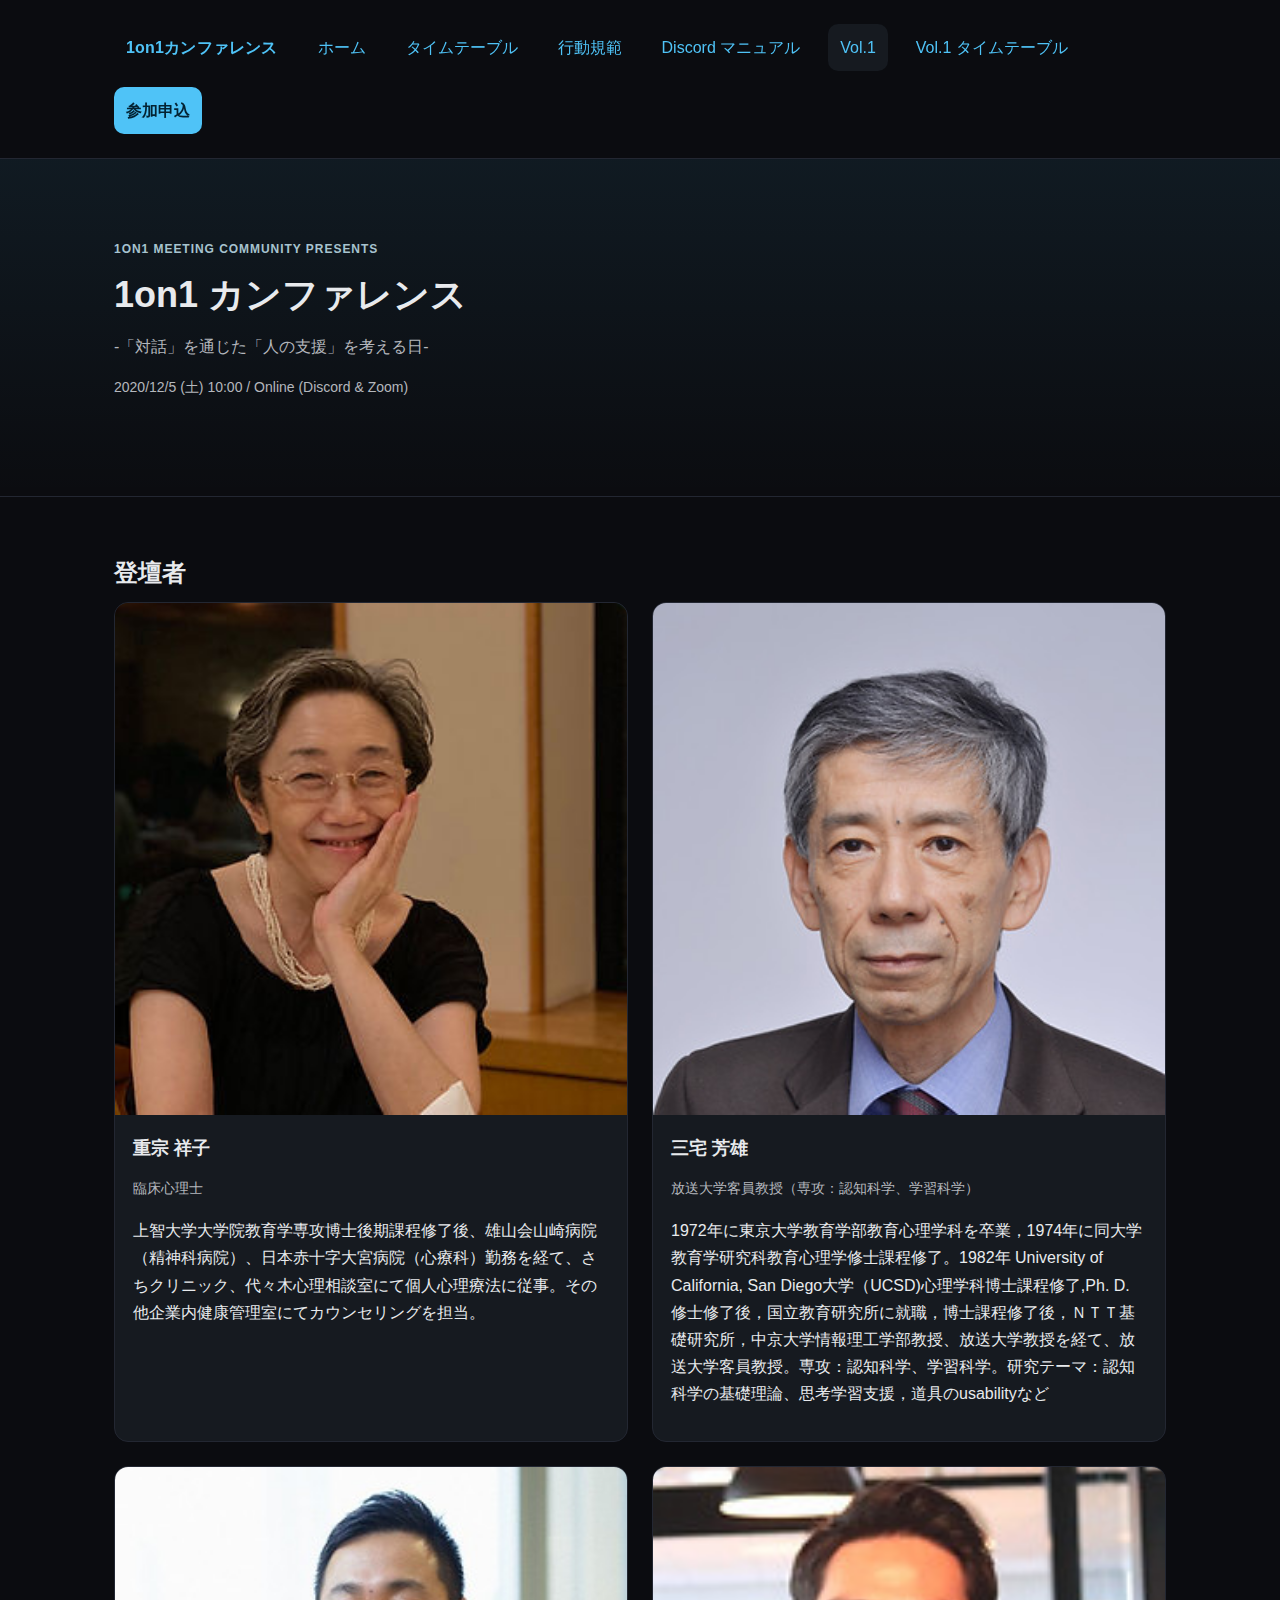
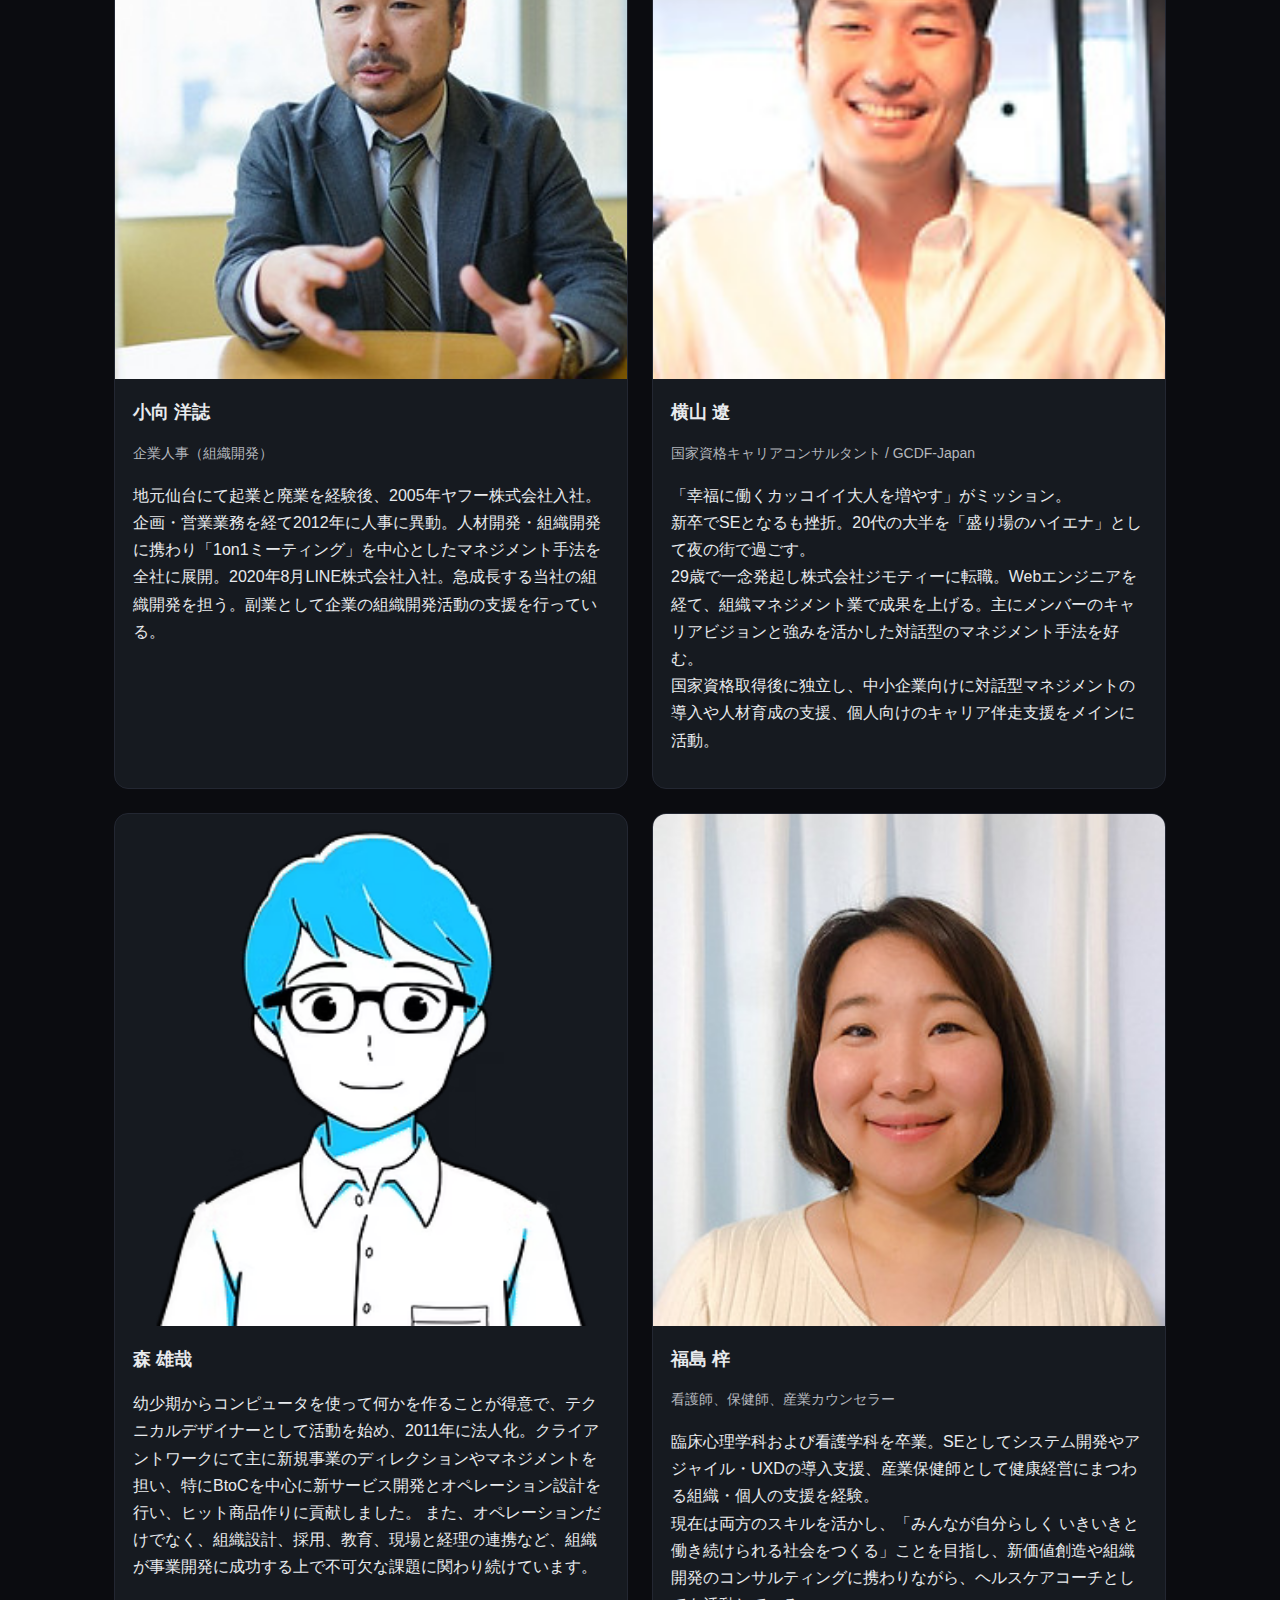
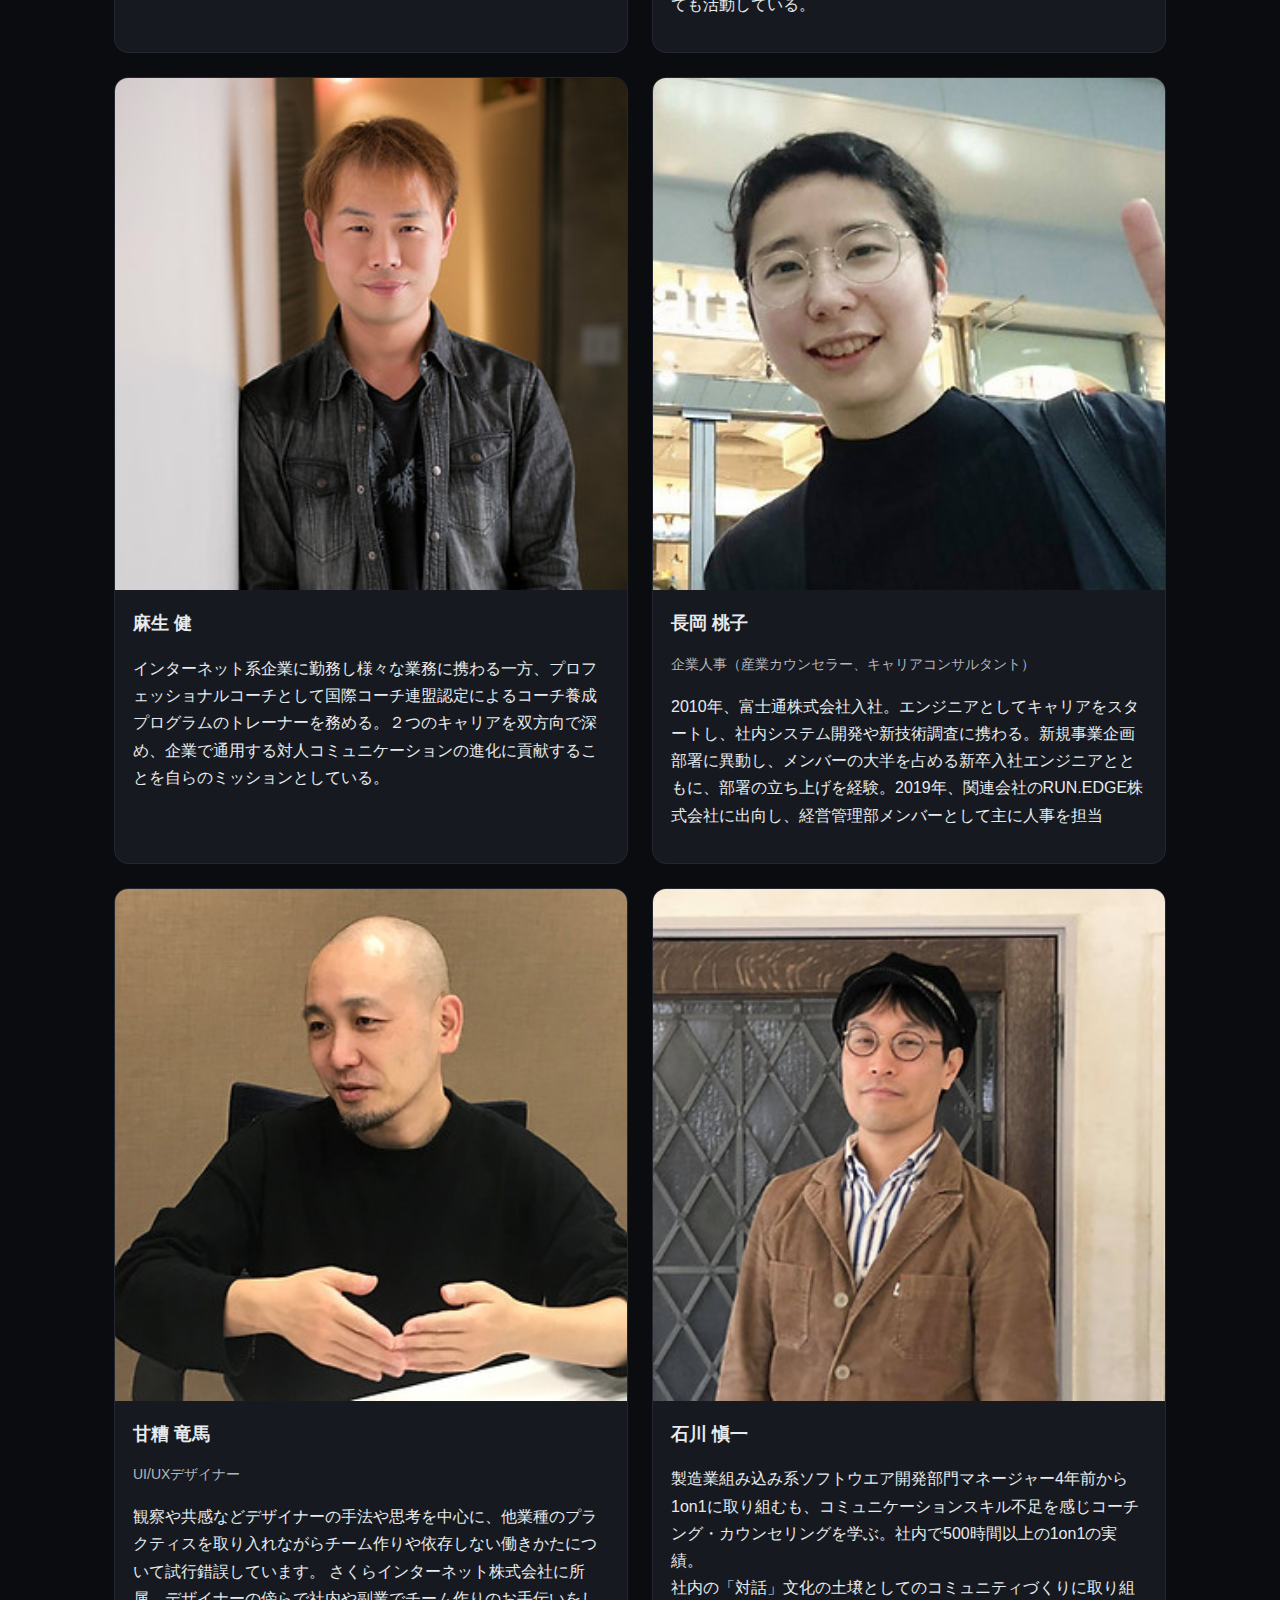
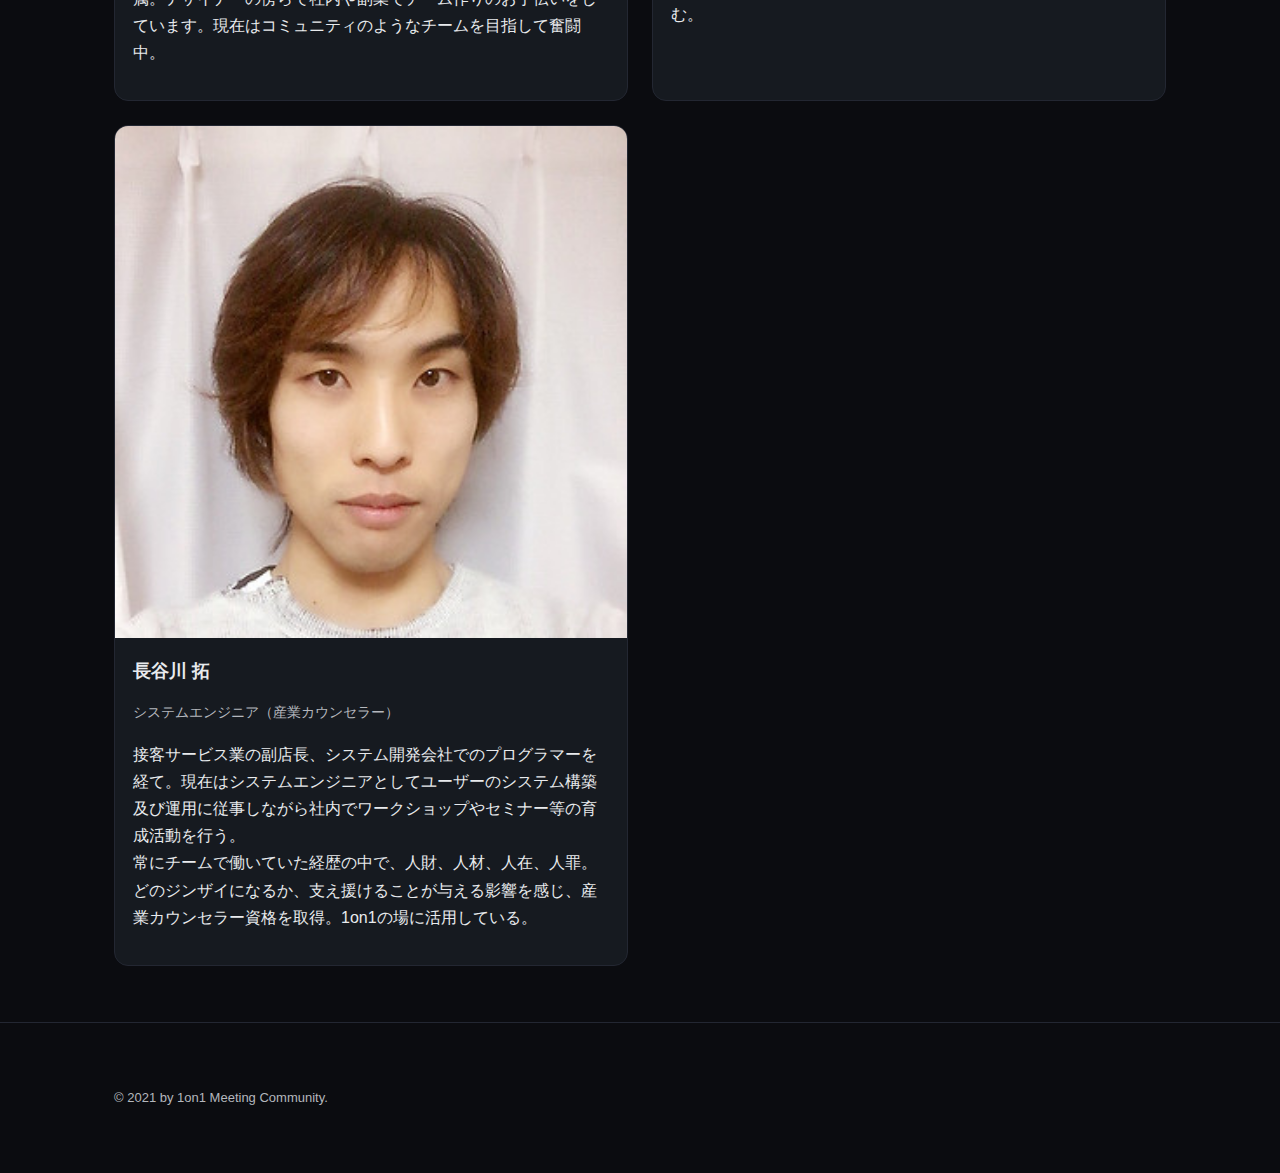
<file: site/vol1home.html>
<!doctype html>
<html lang="ja">
<head>
<meta charset="utf-8"><meta name="viewport" content="width=device-width, initial-scale=1">
<title>1on1カンファレンス Vol.1 | 1on1カンファレンス</title>
<link rel="stylesheet" href="styles.css">
</head>
<body>
<header>
  <div class="container">
    <nav class="nav">
      <a class="brand" href="index.html">1on1カンファレンス</a>
      <a class="" href="index.html">ホーム</a><a class="" href="vol2timetable.html">タイムテーブル</a><a class="" href="code-of-conduct.html">行動規範</a><a class="" href="discord-manual.html">Discord マニュアル</a><a class="active" href="vol1home.html">Vol.1</a><a class="" href="vol1timetable.html">Vol.1 タイムテーブル</a>
      <a class="btn" href="https://career-update-org.connpass.com/" target="_blank" rel="noopener">参加申込</a>
    </nav>
  </div>
</header>
<section class="hero">
  <div class="container">
    <div class="kicker">1on1 Meeting Community Presents</div>
    <h1>1on1 カンファレンス</h1>
    <p>-「対話」を通じた「人の支援」を考える日-</p>
    <p class="meta">2020/12/5 (土) 10:00 / Online (Discord &amp; Zoom)</p>
  </div>
</section>

<section class="section">
  <div class="container">
    <h2 class="h2">登壇者</h2>
    <div class="grid speakers">
      <article class="card speaker-card">
            <img class="avatar" src="assets/images/IMG_3473_-__JPG.jpg" alt="重宗祥子">
        <div class="pad">
          <h3 class="h3">重宗 祥子</h3>
          <p class="meta">臨床心理士</p>
              <p>上智大学大学院教育学専攻博士後期課程修了後、雄山会山崎病院（精神科病院）、日本赤十字大宮病院（心療科）勤務を経て、さちクリニック、代々木心理相談室にて個人心理療法に従事。その他企業内健康管理室にてカウンセリングを担当。</p>
        </div>
      </article>

      <article class="card speaker-card">
            <img class="avatar" src="assets/images/_D8C0729_edited.jpg" alt="三宅芳雄">
        <div class="pad">
          <h3 class="h3">三宅 芳雄</h3>
          <p class="meta">放送大学客員教授（専攻：認知科学、学習科学）</p>
              <p>1972年に東京大学教育学部教育心理学科を卒業，1974年に同大学教育学研究科教育心理学修士課程修了。1982年 University of California, San Diego大学（UCSD)心理学科博士課程修了,Ph. D. 修士修了後，国立教育研究所に就職，博士課程修了後，ＮＴＴ基礎研究所，中京大学情報理工学部教授、放送大学教授を経て、放送大学客員教授。専攻：認知科学、学習科学。研究テーマ：認知科学の基礎理論、思考学習支援，道具のusabilityなど</p>
        </div>
      </article>

      <article class="card speaker-card">
            <img class="avatar" src="assets/images/124040224_275023427285406_72318743826504.jpg" alt="小向洋誌">
        <div class="pad">
          <h3 class="h3">小向 洋誌</h3>
          <p class="meta">企業人事（組織開発）</p>
              <p>地元仙台にて起業と廃業を経験後、2005年ヤフー株式会社入社。企画・営業業務を経て2012年に人事に異動。人材開発・組織開発に携わり「1on1ミーティング」を中心としたマネジメント手法を全社に展開。2020年8月LINE株式会社入社。急成長する当社の組織開発を担う。副業として企業の組織開発活動の支援を行っている。</p>
        </div>
      </article>

      <article class="card speaker-card">
            <img class="avatar" src="assets/images/prof-wework-up.jpg" alt="横山遼">
        <div class="pad">
          <h3 class="h3">横山 遼</h3>
          <p class="meta">国家資格キャリアコンサルタント / GCDF-Japan</p>
              <p>「幸福に働くカッコイイ大人を増やす」がミッション。<br>
                新卒でSEとなるも挫折。20代の大半を「盛り場のハイエナ」として夜の街で過ごす。<br>
                29歳で一念発起し株式会社ジモティーに転職。Webエンジニアを経て、組織マネジメント業で成果を上げる。主にメンバーのキャリアビジョンと強みを活かした対話型のマネジメント手法を好む。<br>
              国家資格取得後に独立し、中小企業向けに対話型マネジメントの導入や人材育成の支援、個人向けのキャリア伴走支援をメインに活動。</p>
        </div>
      </article>

      <article class="card speaker-card">
            <img class="avatar" src="assets/images/mori.png" alt="森雄哉">
        <div class="pad">
          <h3 class="h3">森 雄哉</h3>
              <p>幼少期からコンピュータを使って何かを作ることが得意で、テクニカルデザイナーとして活動を始め、2011年に法人化。クライアントワークにて主に新規事業のディレクションやマネジメントを担い、特にBtoCを中心に新サービス開発とオペレーション設計を行い、ヒット商品作りに貢献しました。  また、オペレーションだけでなく、組織設計、採用、教育、現場と経理の連携など、組織が事業開発に成功する上で不可欠な課題に関わり続けています。</p>
        </div>
      </article>

      <article class="card speaker-card">
            <img class="avatar" src="assets/images/PSX_Azusa.jpg" alt="福島梓">
        <div class="pad">
          <h3 class="h3">福島 梓</h3>
          <p class="meta">看護師、保健師、産業カウンセラー</p>
              <p>臨床心理学科および看護学科を卒業。SEとしてシステム開発やアジャイル・UXDの導入支援、産業保健師として健康経営にまつわる組織・個人の支援を経験。<br>
              現在は両方のスキルを活かし、「みんなが自分らしく いきいきと働き続けられる社会をつくる」ことを目指し、新価値創造や組織開発のコンサルティングに携わりながら、ヘルスケアコーチとしても活動している。</p>
        </div>
      </article>

      <article class="card speaker-card">
            <img class="avatar" src="assets/images/asoken_profile_photo.jpg" alt="麻生健">
        <div class="pad">
          <h3 class="h3">麻生 健</h3>
              <p>インターネット系企業に勤務し様々な業務に携わる一方、プロフェッショナルコーチとして国際コーチ連盟認定によるコーチ養成プログラムのトレーナーを務める。２つのキャリアを双方向で深め、企業で通用する対人コミュニケーションの進化に貢献することを自らのミッションとしている。</p>
        </div>
      </article>

      <article class="card speaker-card">
            <img class="avatar" src="assets/images/nagaoka_momoko.jpg" alt="長岡桃子">
        <div class="pad">
          <h3 class="h3">長岡 桃子</h3>
          <p class="meta">企業人事（産業カウンセラー、キャリアコンサルタント）</p>
              <p>2010年、富士通株式会社入社。エンジニアとしてキャリアをスタートし、社内システム開発や新技術調査に携わる。新規事業企画部署に異動し、メンバーの大半を占める新卒入社エンジニアとともに、部署の立ち上げを経験。2019年、関連会社のRUN.EDGE株式会社に出向し、経営管理部メンバーとして主に人事を担当</p>
        </div>
      </article>

      <article class="card speaker-card">
            <img class="avatar" src="assets/images/amakasu.jpg" alt="甘糟竜馬">
        <div class="pad">
          <h3 class="h3">甘糟 竜馬</h3>
          <p class="meta">UI/UXデザイナー</p>
              <p>観察や共感などデザイナーの手法や思考を中心に、他業種のプラクティスを取り入れながらチーム作りや依存しない働きかたについて試行錯誤しています。 さくらインターネット株式会社に所属。デザイナーの傍らで社内や副業でチーム作りのお手伝いをしています。現在はコミュニティのようなチームを目指して奮闘中。</p>
        </div>
      </article>

      <article class="card speaker-card">
            <img class="avatar" src="assets/images/ishikawa.jpg" alt="石川愼一">
        <div class="pad">
          <h3 class="h3">石川 愼一</h3>
              <p>製造業組み込み系ソフトウエア開発部門マネージャー4年前から1on1に取り組むも、コミュニケーションスキル不足を感じコーチング・カウンセリングを学ぶ。社内で500時間以上の1on1の実績。<br>
              社内の「対話」文化の土壌としてのコミュニティづくりに取り組む。</p>
        </div>
      </article>

      <article class="card speaker-card">
            <img class="avatar" src="assets/images/hasega.jpg" alt="長谷川拓">
        <div class="pad">
          <h3 class="h3">長谷川 拓</h3>
          <p class="meta">システムエンジニア（産業カウンセラー）</p>
              <p>接客サービス業の副店長、システム開発会社でのプログラマーを経て。現在はシステムエンジニアとしてユーザーのシステム構築及び運用に従事しながら社内でワークショップやセミナー等の育成活動を行う。<br>
              常にチームで働いていた経歴の中で、人財、人材、人在、人罪。どのジンザイになるか、支え援けることが与える影響を感じ、産業カウンセラー資格を取得。1on1の場に活用している。</p>
        </div>
      </article>

    </div>
  </div>
</section>

<footer>
  <div class="container">
    <div class="small">© 2021 by 1on1 Meeting Community.</div>
  </div>
</footer>

</body></html>
</file>
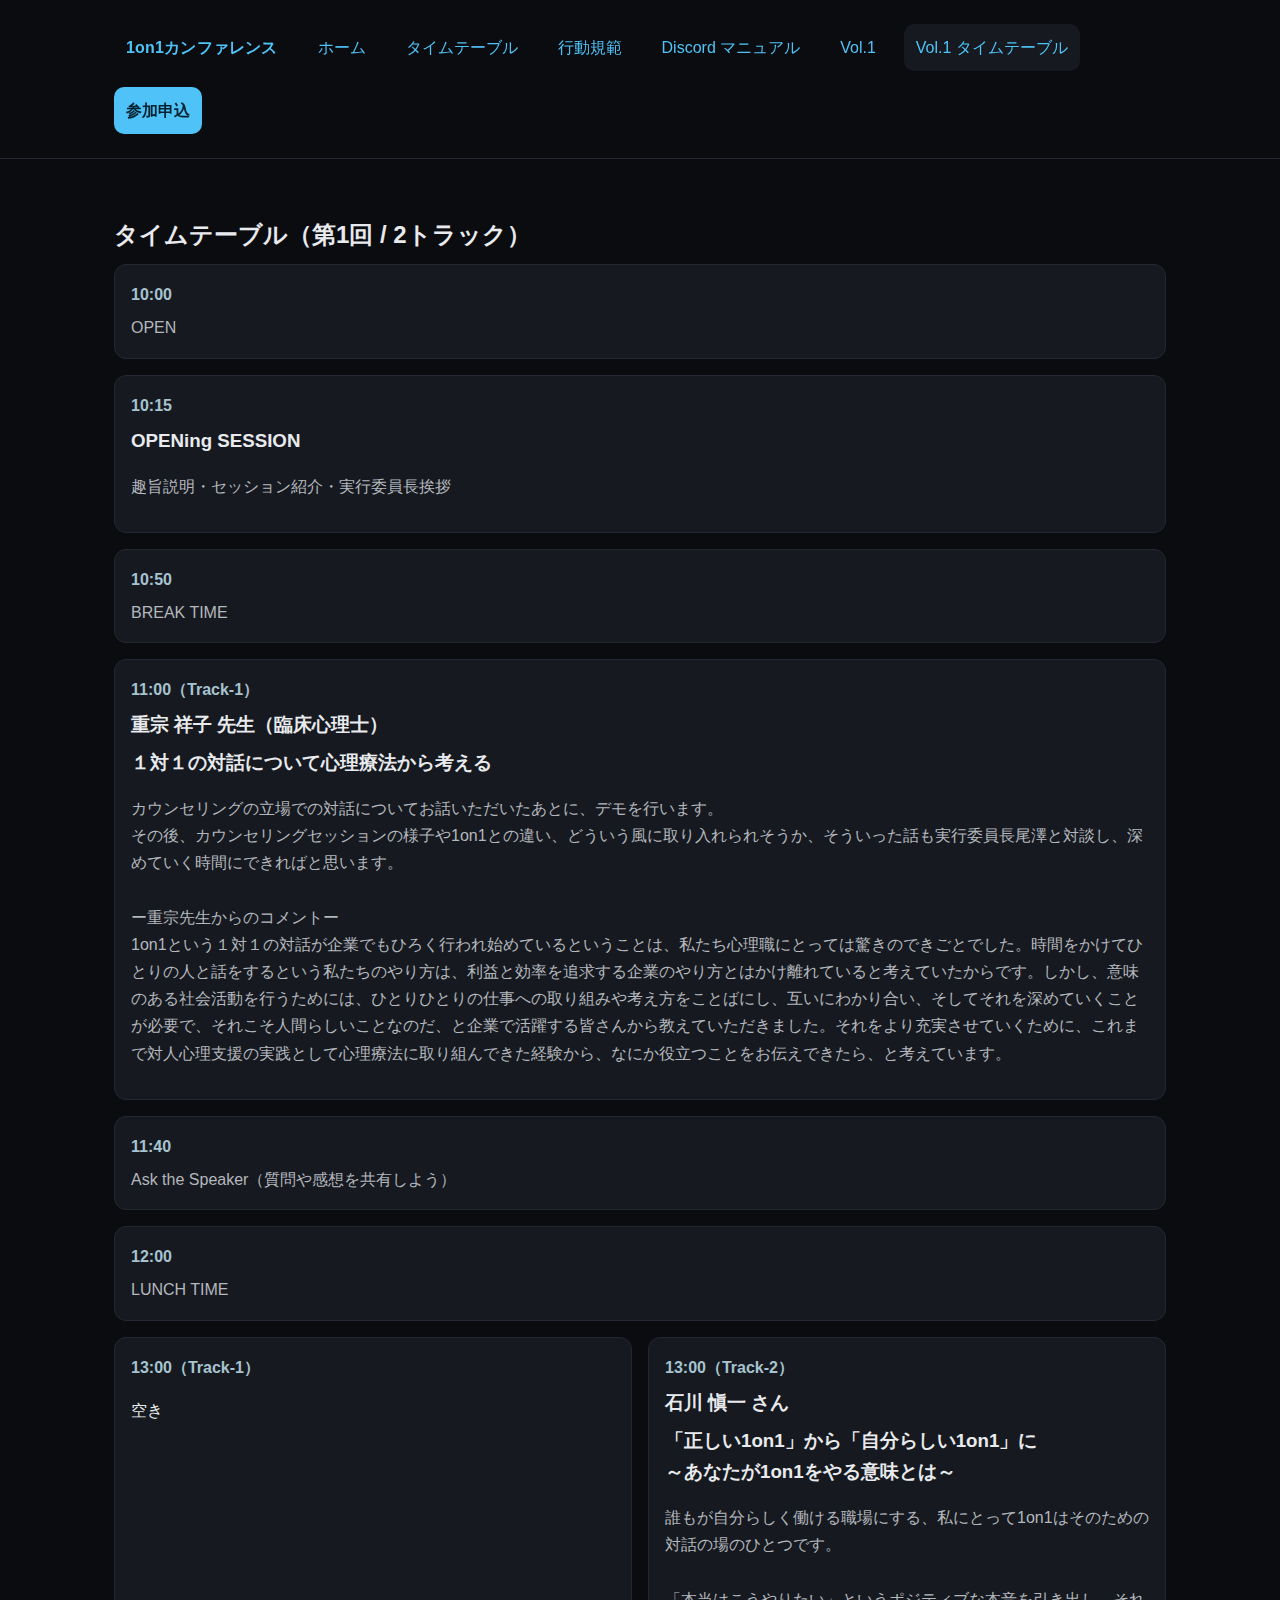
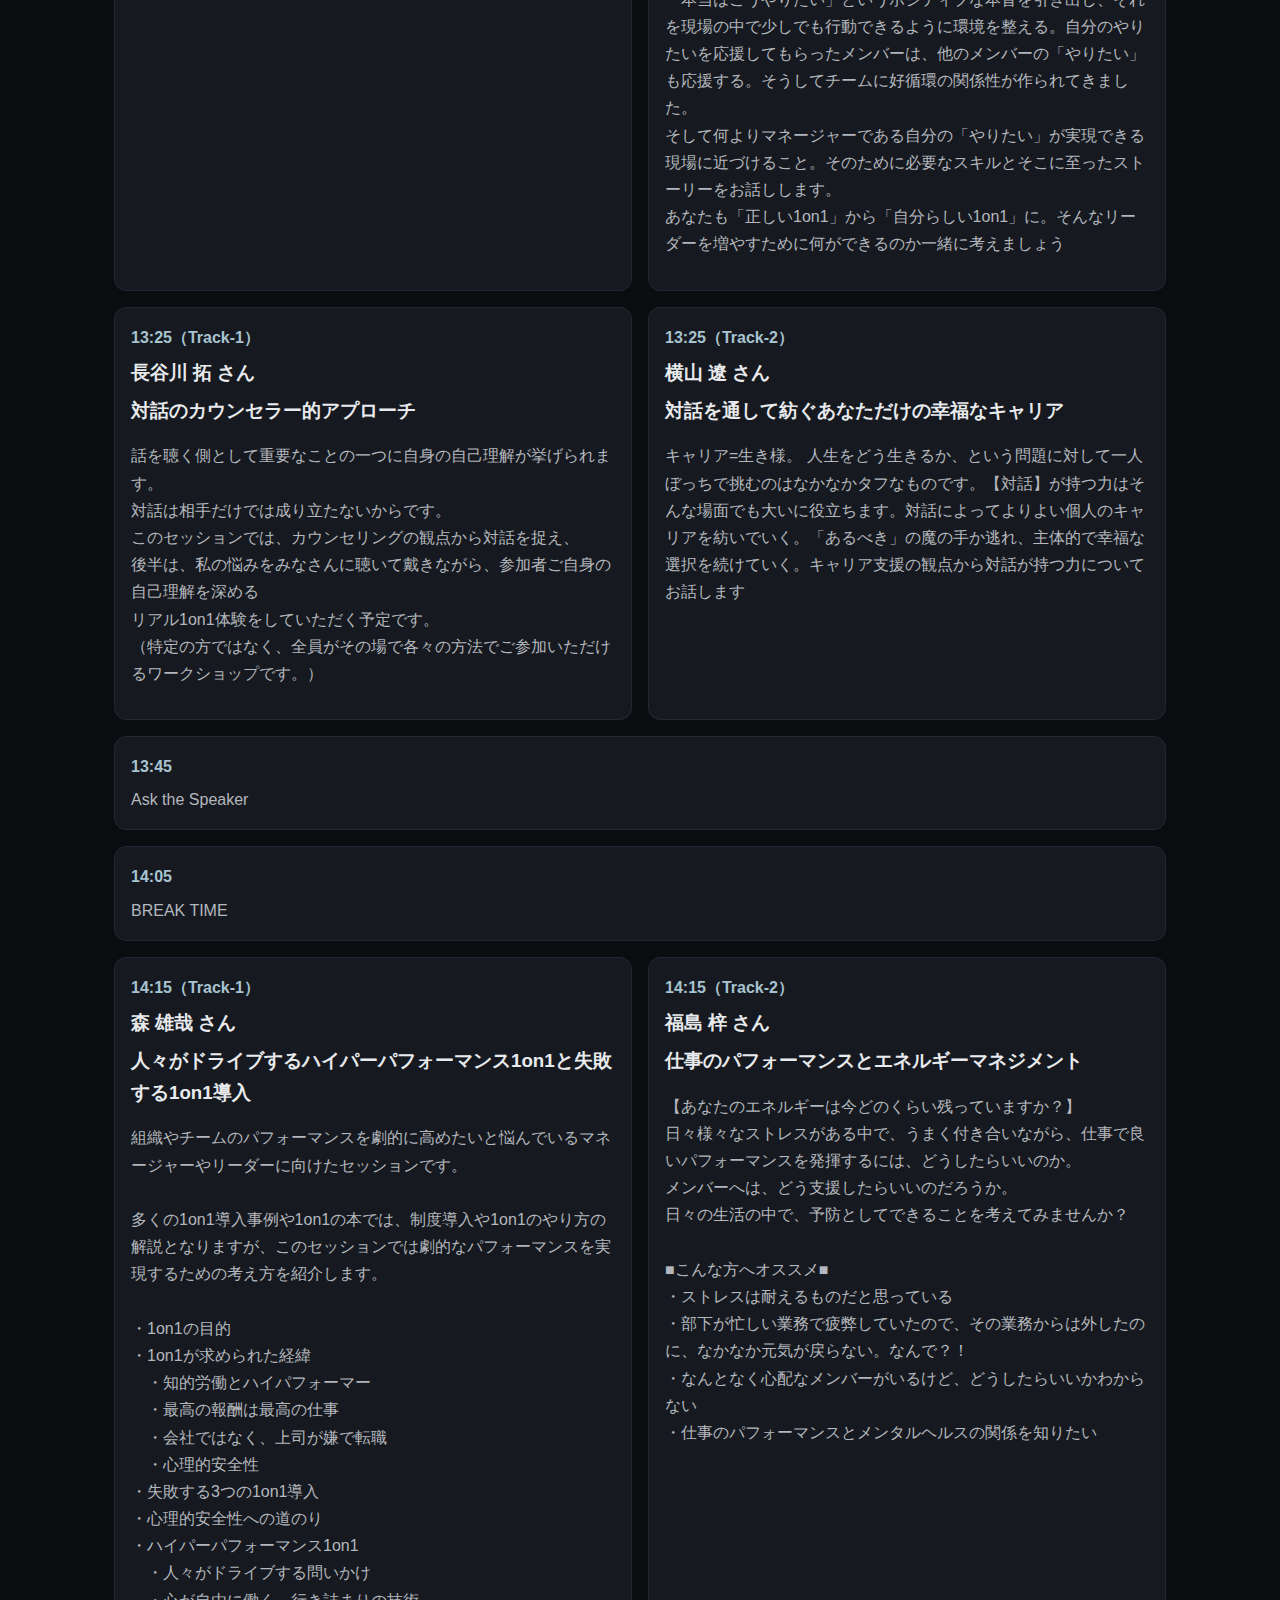
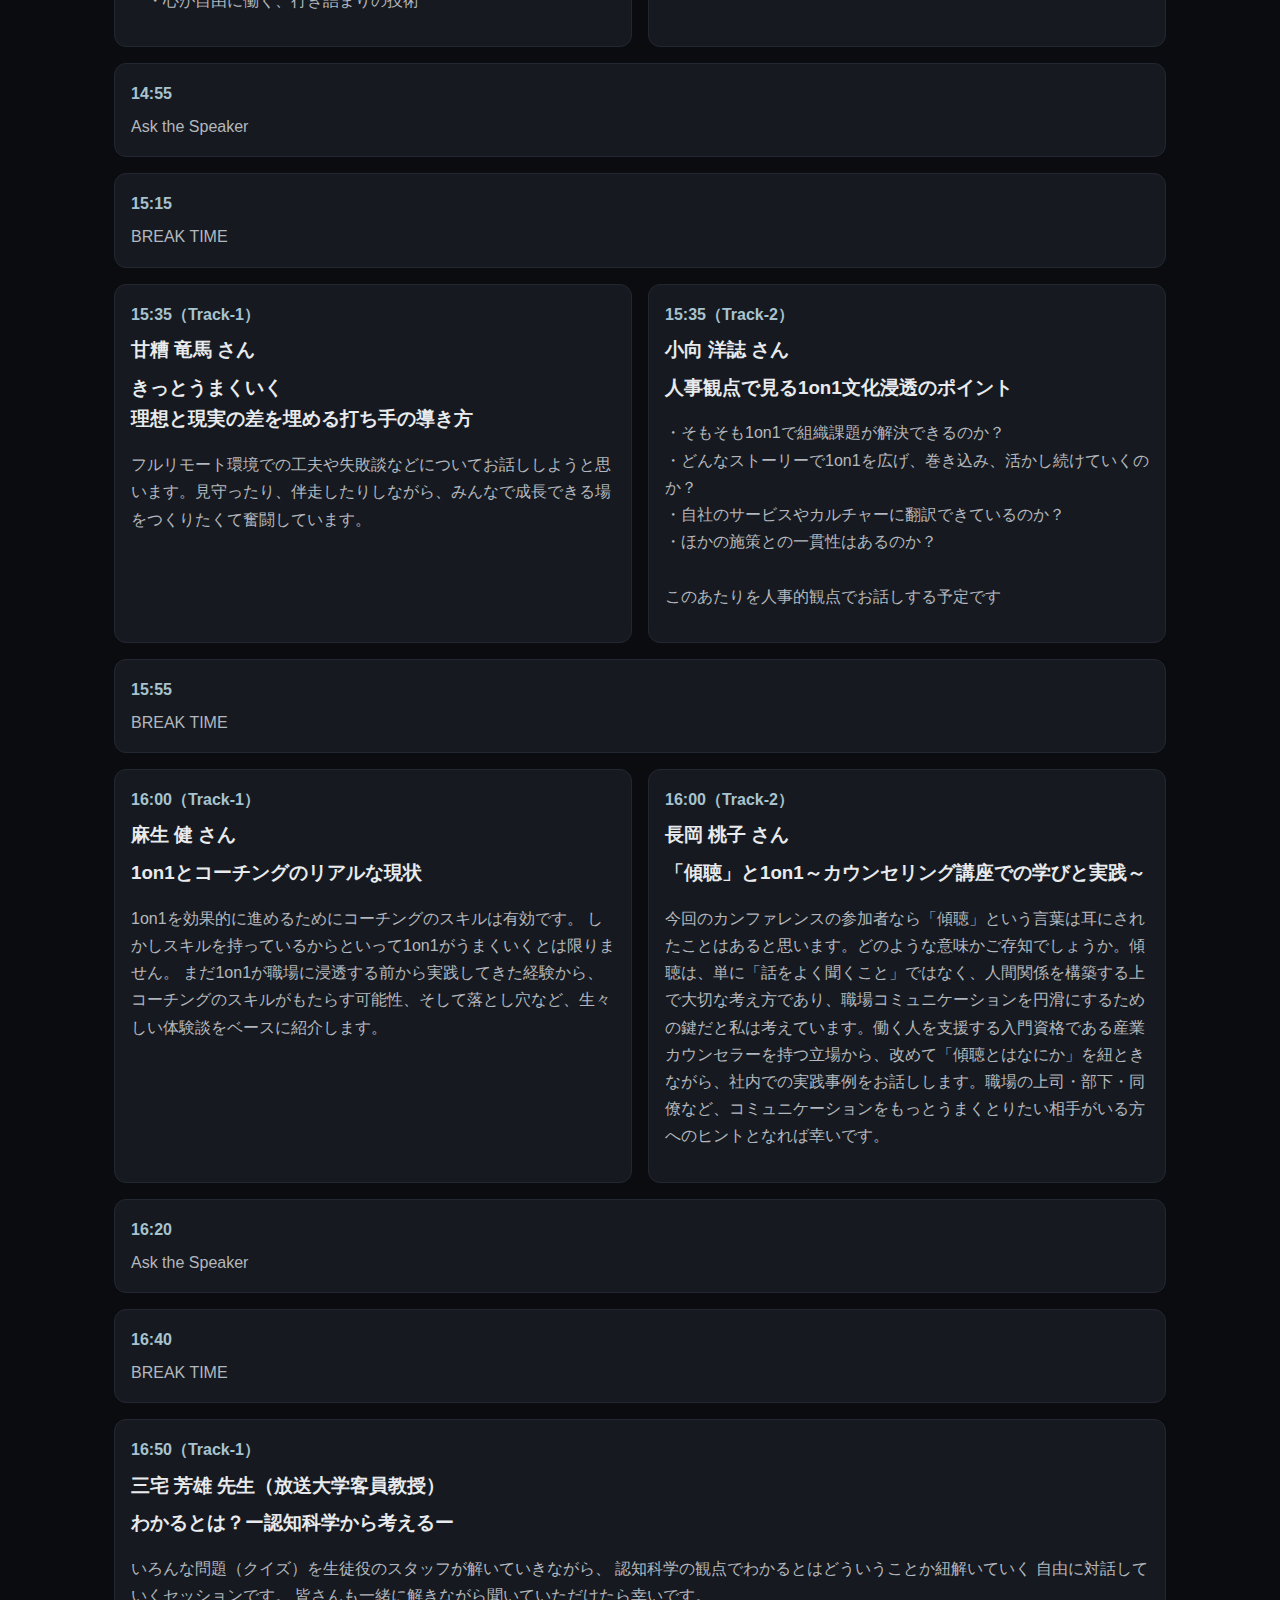
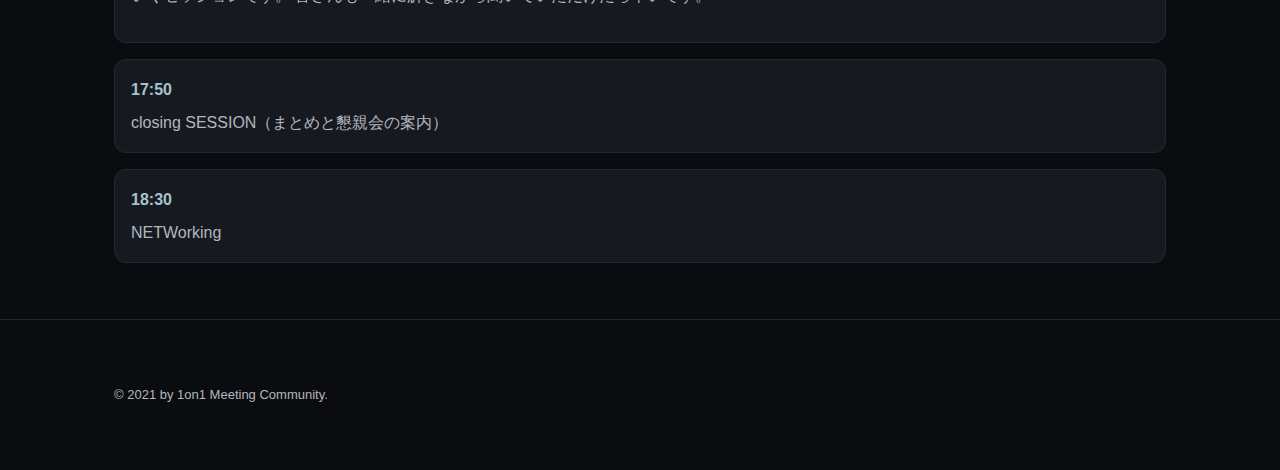
<file: site/vol1timetable.html>
<!doctype html>
<html lang="ja">
<head>
<meta charset="utf-8"><meta name="viewport" content="width=device-width, initial-scale=1">
<title>Vol.1 タイムテーブル | 1on1カンファレンス</title>
<link rel="stylesheet" href="styles.css">
</head>
<body>
<header>
  <div class="container">
    <nav class="nav">
      <a class="brand" href="index.html">1on1カンファレンス</a>
      <a class="" href="index.html">ホーム</a><a class="" href="vol2timetable.html">タイムテーブル</a><a class="" href="code-of-conduct.html">行動規範</a><a class="" href="discord-manual.html">Discord マニュアル</a><a class="" href="vol1home.html">Vol.1</a><a class="active" href="vol1timetable.html">Vol.1 タイムテーブル</a>
      <a class="btn" href="https://career-update-org.connpass.com/" target="_blank" rel="noopener">参加申込</a>
    </nav>
  </div>
</header>
<section class="section">
  <div class="container">
    <h2 class="h2">タイムテーブル（第1回 / 2トラック）</h2>
    <div class="schedule">
      <div class="slot"><div class="time">10:00</div><div class="desc">OPEN</div></div>
      <div class="slot"><div class="time">10:15</div><h3>OPENing SESSION</h3><p class="desc">趣旨説明・セッション紹介・実行委員長挨拶</p></div>
      <div class="slot"><div class="time">10:50</div><div class="desc">BREAK TIME</div></div>


      <div class="slot">
        <div class="time">11:00（Track-1）</div>
        <h3>重宗 祥子 先生（臨床心理士）</h3>
            <h3>１対１の対話について心理療法から考える</h3>
            <p class="desc">カウンセリングの立場での対話についてお話いただいたあとに、デモを行います。<br>
              その後、カウンセリングセッションの様子や1on1との違い、どういう風に取り入れられそうか、そういった話も実行委員長尾澤と対談し、深めていく時間にできればと思います。<br>
              <br>
              ー重宗先生からのコメントー<br>
            1on1という１対１の対話が企業でもひろく行われ始めているということは、私たち心理職にとっては驚きのできごとでした。時間をかけてひとりの人と話をするという私たちのやり方は、利益と効率を追求する企業のやり方とはかけ離れていると考えていたからです。しかし、意味のある社会活動を行うためには、ひとりひとりの仕事への取り組みや考え方をことばにし、互いにわかり合い、そしてそれを深めていくことが必要で、それこそ人間らしいことなのだ、と企業で活躍する皆さんから教えていただきました。それをより充実させていくために、これまで対人心理支援の実践として心理療法に取り組んできた経験から、なにか役立つことをお伝えできたら、と考えています。</p>
      </div>

      <div class="slot"><div class="time">11:40</div><div class="desc">Ask the Speaker（質問や感想を共有しよう）</div></div>
      <div class="slot"><div class="time">12:00</div><div class="desc">LUNCH TIME</div></div>
      <div class="schedule two-col">
        <div class="slot">
              <div class="time">13:00（Track-1）</div>
                <p>空き</p>
              </div>
        <div class="slot">
          <div class="time">13:00（Track-2）</div>
          <h3>石川 愼一 さん</h3>
              <h3>「正しい1on1」から「自分らしい1on1」に<br>～あなたが1on1をやる意味とは～</h3>
                <p class="desc">誰もが自分らしく働ける職場にする、私にとって1on1はそのための対話の場のひとつです。<br>
                  <br>
            「本当はこうやりたい」というポジティブな本音を引き出し、それを現場の中で少しでも行動できるように環境を整える。自分のやりたいを応援してもらったメンバーは、他のメンバーの「やりたい」も応援する。そうしてチームに好循環の関係性が作られてきました。
                  <br>
            そして何よりマネージャーである自分の「やりたい」が実現できる現場に近づけること。そのために必要なスキルとそこに至ったストーリーをお話しします。
                  <br>
            あなたも「正しい1on1」から「自分らしい1on1」に。そんなリーダーを増やすために何ができるのか一緒に考えましょう</p>
        </div>
      </div>
      <div class="schedule two-col">
        <div class="slot">
          <div class="time">13:25（Track-1）</div>
          <h3>長谷川 拓 さん</h3>
              <h3>対話のカウンセラー的アプローチ</h3>
              <p class="desc">話を聴く側として重要なことの一つに自身の自己理解が挙げられます。<br>
                対話は相手だけでは成り立たないからです。<br>
                このセッションでは、カウンセリングの観点から対話を捉え、<br>
                後半は、私の悩みをみなさんに聴いて戴きながら、参加者ご自身の自己理解を深める<br>
                リアル1on1体験をしていただく予定です。<br>
                  （特定の方ではなく、全員がその場で各々の方法でご参加いただけるワークショップです。）</p>
        </div>
        <div class="slot">
          <div class="time">13:25（Track-2）</div>
          <h3>横山 遼 さん</h3>
              <h3>対話を通して紡ぐあなただけの幸福なキャリア</h3>
                  <p class="desc">キャリア=生き様。 人生をどう生きるか、という問題に対して一人ぼっちで挑むのはなかなかタフなものです。【対話】が持つ力はそんな場面でも大いに役立ちます。対話によってよりよい個人のキャリアを紡いでいく。「あるべき」の魔の手か逃れ、主体的で幸福な選択を続けていく。キャリア支援の観点から対話が持つ力についてお話します</p>
        </div>
      </div>

      <div class="slot"><div class="time">13:45</div><div class="desc">Ask the Speaker</div></div>
      <div class="slot"><div class="time">14:05</div><div class="desc">BREAK TIME</div></div>

      <div class="schedule two-col">
        <div class="slot">
          <div class="time">14:15（Track-1）</div>
          <h3>森 雄哉 さん</h3>
          <h3>人々がドライブするハイパーパフォーマンス1on1と失敗する1on1導入</h3>
              <p class="desc">組織やチームのパフォーマンスを劇的に高めたいと悩んでいるマネージャーやリーダーに向けたセッションです。<br>
                <br>
                    
                多くの1on1導入事例や1on1の本では、制度導入や1on1のやり方の解説となりますが、このセッションでは劇的なパフォーマンスを実現するための考え方を紹介します。<br>
                    
                <br>
                ・1on1の目的<br>
                ・1on1が求められた経緯<br>
                　・知的労働とハイパフォーマー<br>
                　・最高の報酬は最高の仕事<br>
                　・会社ではなく、上司が嫌で転職<br>
                　・心理的安全性<br>
                ・失敗する3つの1on1導入<br>
                ・心理的安全性への道のり<br>
                ・ハイパーパフォーマンス1on1<br>
                　・人々がドライブする問いかけ<br>
                  　・心が自由に働く、行き詰まりの技術</p>

        </div>
        <div class="slot">
          <div class="time">14:15（Track-2）</div>
          <h3>福島 梓 さん</h3>
              <h3>仕事のパフォーマンスとエネルギーマネジメント</h3>
              <p class="desc">【あなたのエネルギーは今どのくらい残っていますか？】<br>
                日々様々なストレスがある中で、うまく付き合いながら、仕事で良いパフォーマンスを発揮するには、どうしたらいいのか。<br>
                メンバーへは、どう支援したらいいのだろうか。<br>
                日々の生活の中で、予防としてできることを考えてみませんか？<br>
                    
                ​<br>
                    
                ■こんな方へオススメ■<br>
                ・ストレスは耐えるものだと思っている<br>
                ・部下が忙しい業務で疲弊していたので、その業務からは外したのに、なかなか元気が戻らない。なんで？！<br>
                ・なんとなく心配なメンバーがいるけど、どうしたらいいかわからない<br>
                  ・仕事のパフォーマンスとメンタルヘルスの関係を知りたい</p>
        </div>
      </div>

      <div class="slot"><div class="time">14:55</div><div class="desc">Ask the Speaker</div></div>
      <div class="slot"><div class="time">15:15</div><div class="desc">BREAK TIME</div></div>

      <div class="schedule two-col">
        <div class="slot">
          <div class="time">15:35（Track-1）</div>
          <h3>甘糟 竜馬 さん</h3>
              <h3>きっとうまくいく <br> 理想と現実の差を埋める打ち手の導き方</h3>
                  <p class="desc">フルリモート環境での工夫や失敗談などについてお話ししようと思います。見守ったり、伴走したりしながら、みんなで成長できる場をつくりたくて奮闘しています。</p>
        </div>
        <div class="slot">
          <div class="time">15:35（Track-2）</div>
          <h3>小向 洋誌 さん</h3>
              <h3>人事観点で見る1on1文化浸透のポイント</h3>
              <p class="desc">・そもそも1on1で組織課題が解決できるのか？<br>
               ・どんなストーリーで1on1を広げ、巻き込み、活かし続けていくのか？<br>
                ・自社のサービスやカルチャーに翻訳できているのか？<br>
                ・ほかの施策との一貫性はあるのか？<br>
                <br>
                  このあたりを人事的観点でお話しする予定です</p>
        </div>
      </div>

      <div class="slot"><div class="time">15:55</div><div class="desc">BREAK TIME</div></div>

      <div class="schedule two-col">
        <div class="slot">
          <div class="time">16:00（Track-1）</div>
          <h3>麻生 健 さん</h3>
              <h3>1on1とコーチングのリアルな現状</h3>
                  <p class="desc">1on1を効果的に進めるためにコーチングのスキルは有効です。 しかしスキルを持っているからといって1on1がうまくいくとは限りません。 まだ1on1が職場に浸透する前から実践してきた経験から、コーチングのスキルがもたらす可能性、そして落とし穴など、生々しい体験談をベースに紹介します。</p>
        </div>
        <div class="slot">
          <div class="time">16:00（Track-2）</div>
          <h3>長岡 桃子 さん</h3>
              <h3>「傾聴」と1on1～カウンセリング講座での学びと実践～</h3>
                  <p class="desc">今回のカンファレンスの参加者なら「傾聴」という言葉は耳にされたことはあると思います。どのような意味かご存知でしょうか。傾聴は、単に「話をよく聞くこと」ではなく、人間関係を構築する上で大切な考え方であり、職場コミュニケーションを円滑にするための鍵だと私は考えています。働く人を支援する入門資格である産業カウンセラーを持つ立場から、改めて「傾聴とはなにか」を紐ときながら、社内での実践事例をお話しします。職場の上司・部下・同僚など、コミュニケーションをもっとうまくとりたい相手がいる方へのヒントとなれば幸いです。</p>
        </div>
      </div>

      <div class="slot"><div class="time">16:20</div><div class="desc">Ask the Speaker</div></div>
      <div class="slot"><div class="time">16:40</div><div class="desc">BREAK TIME</div></div>

      <div class="slot">
        <div class="time">16:50（Track-1）</div>
        <h3>三宅 芳雄 先生（放送大学客員教授）</h3>
            <h3>わかるとは？ー認知科学から考えるー</h3>
                <p class="desc">いろんな問題（クイズ）を生徒役のスタッフが解いていきながら、
                  認知科学の観点でわかるとはどういうことか紐解いていく
                  
                  
                  自由に対話していくセッションです。
                  
                皆さんも一緒に解きながら聞いていただけたら幸いです。</p>
      </div>

      <div class="slot"><div class="time">17:50</div><div class="desc">closing SESSION（まとめと懇親会の案内）</div></div>
      <div class="slot"><div class="time">18:30</div><div class="desc">NETWorking</div></div>
    </div>
  </div>
</section>

<footer>
  <div class="container">
    <div class="small">© 2021 by 1on1 Meeting Community.</div>
  </div>
</footer>

</body></html>
</file>
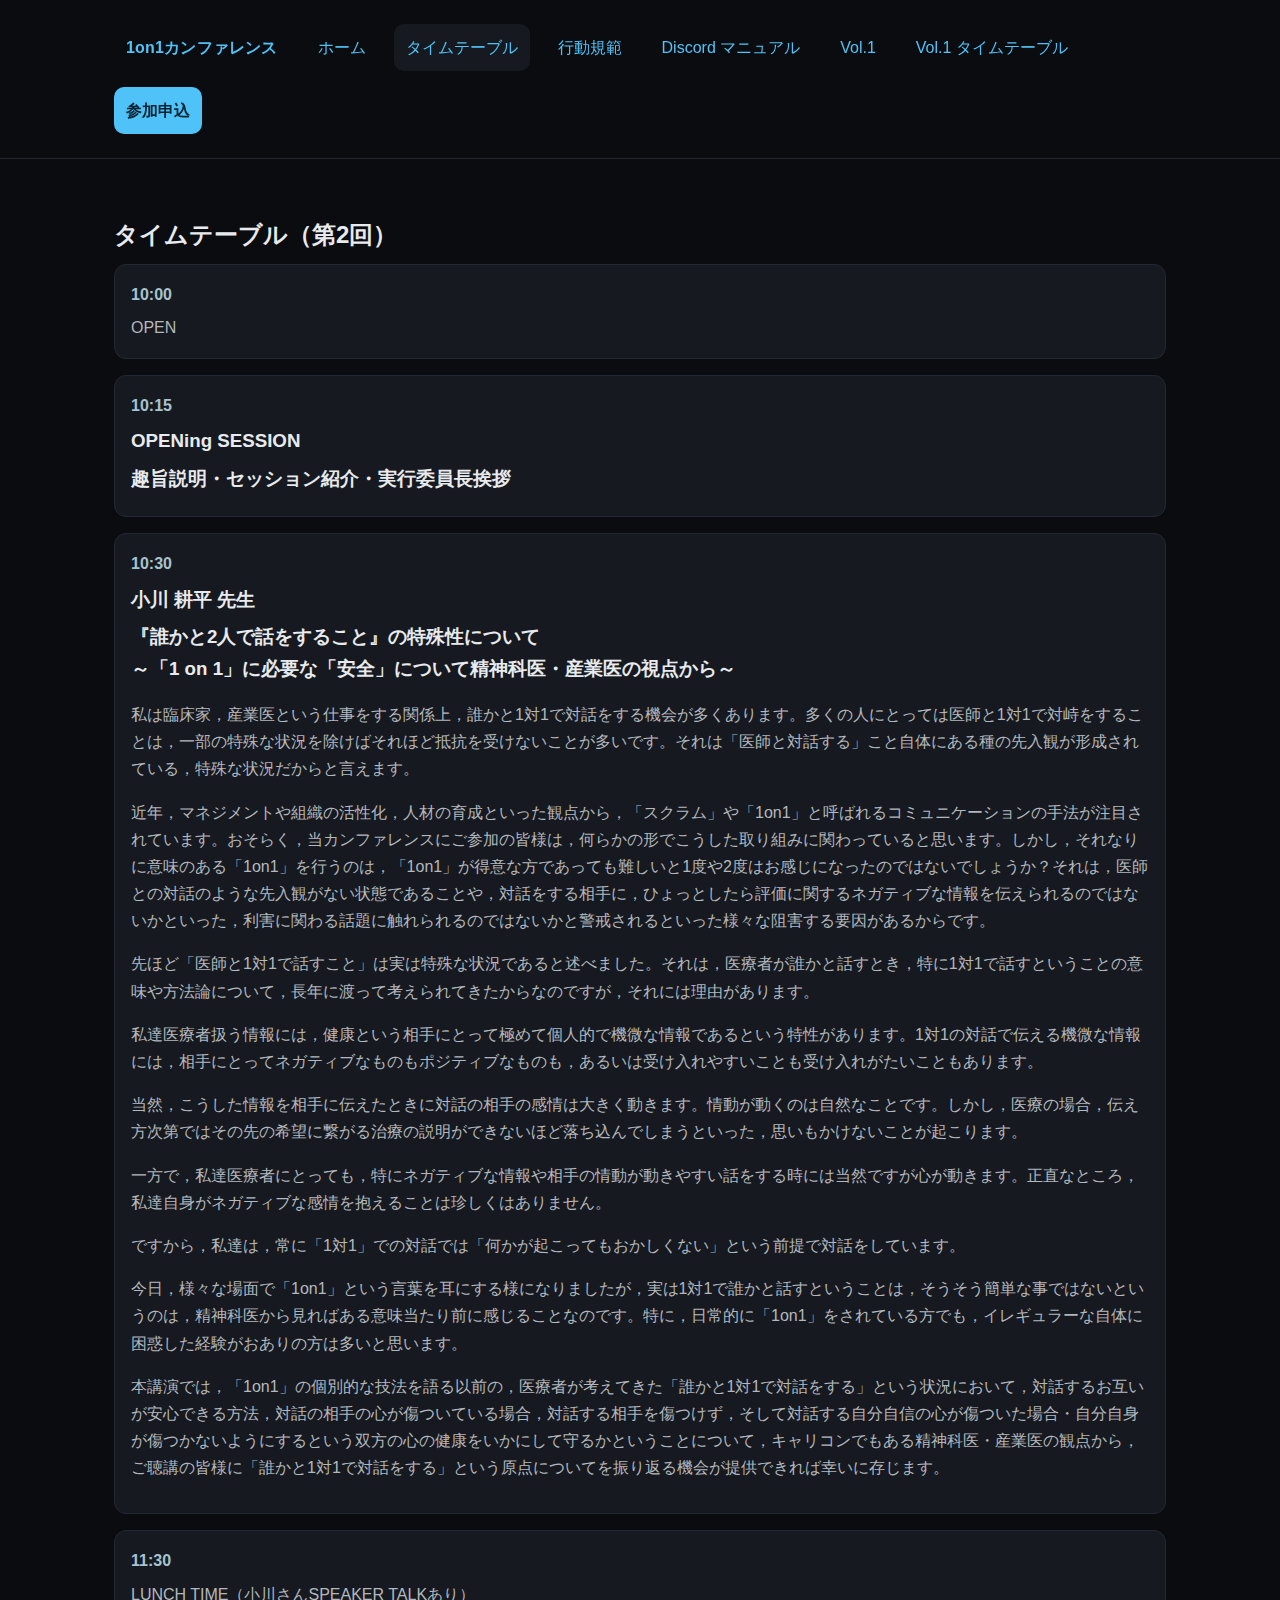
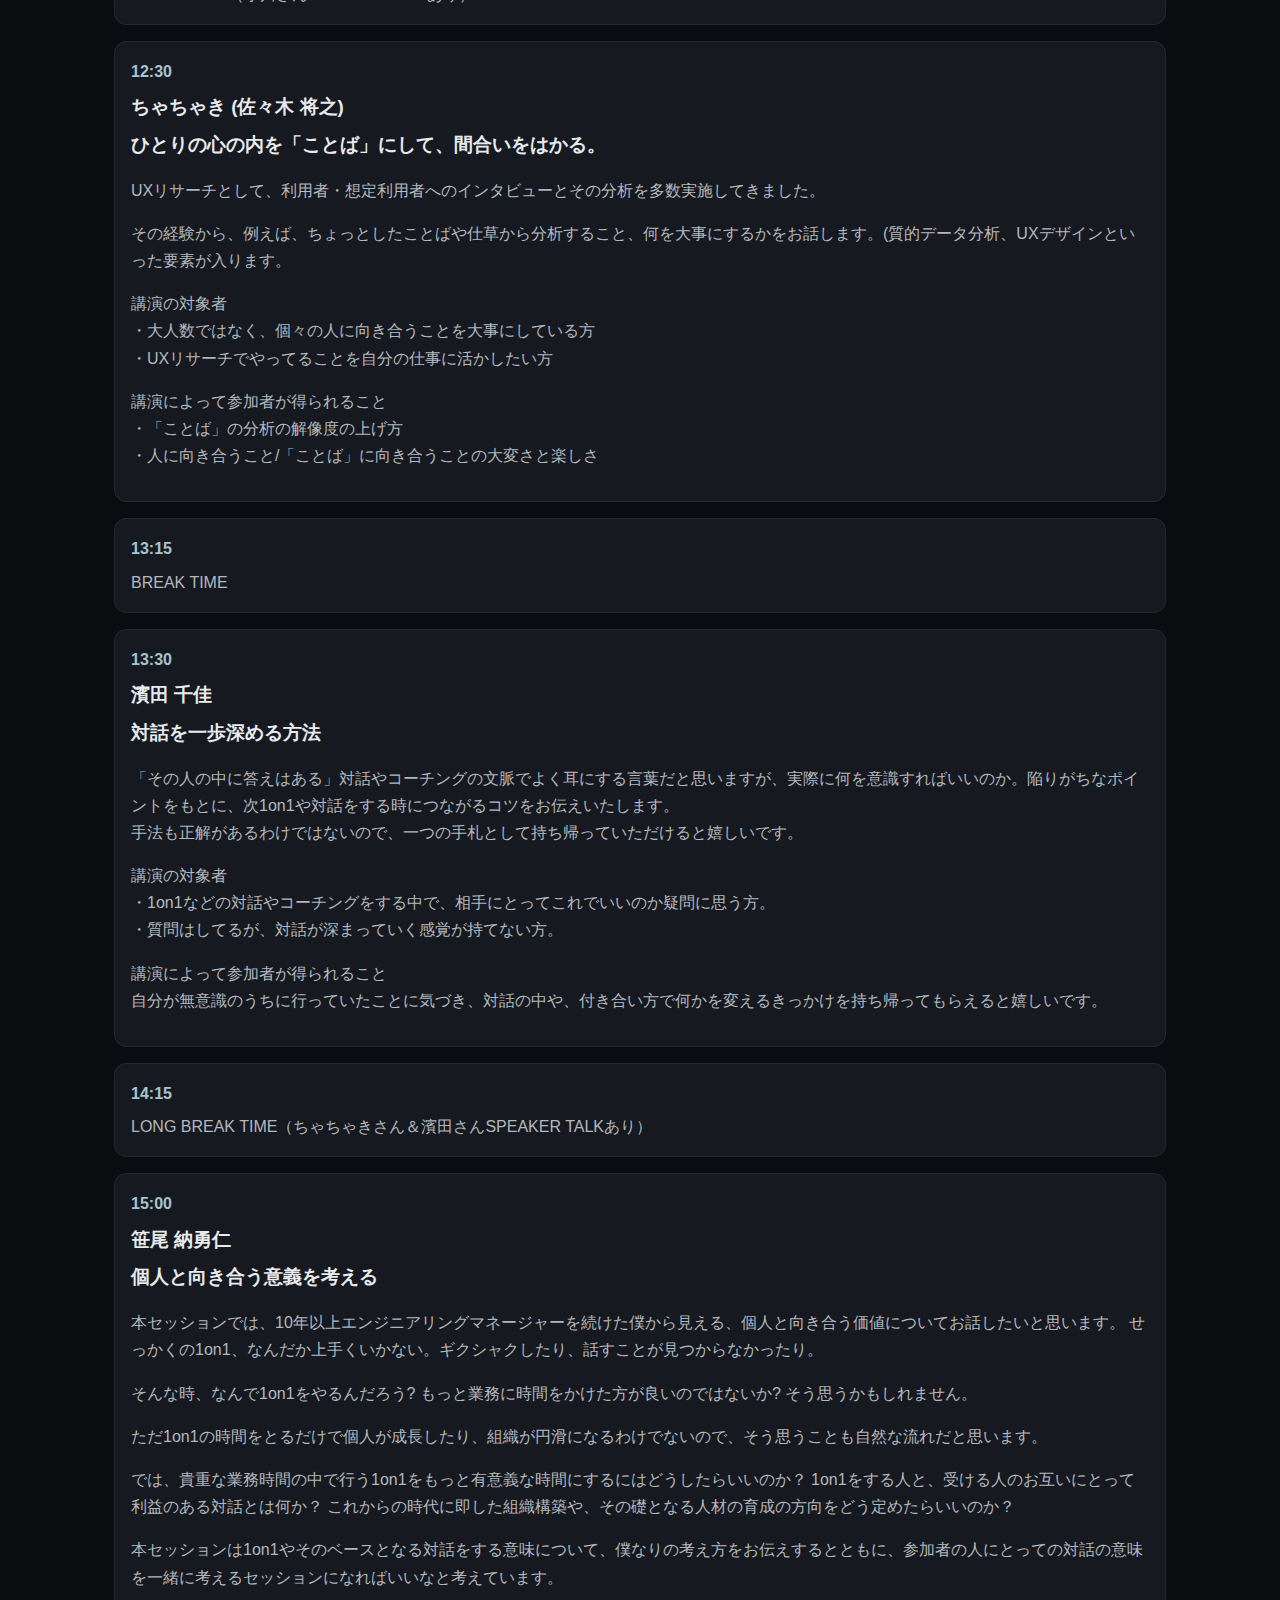
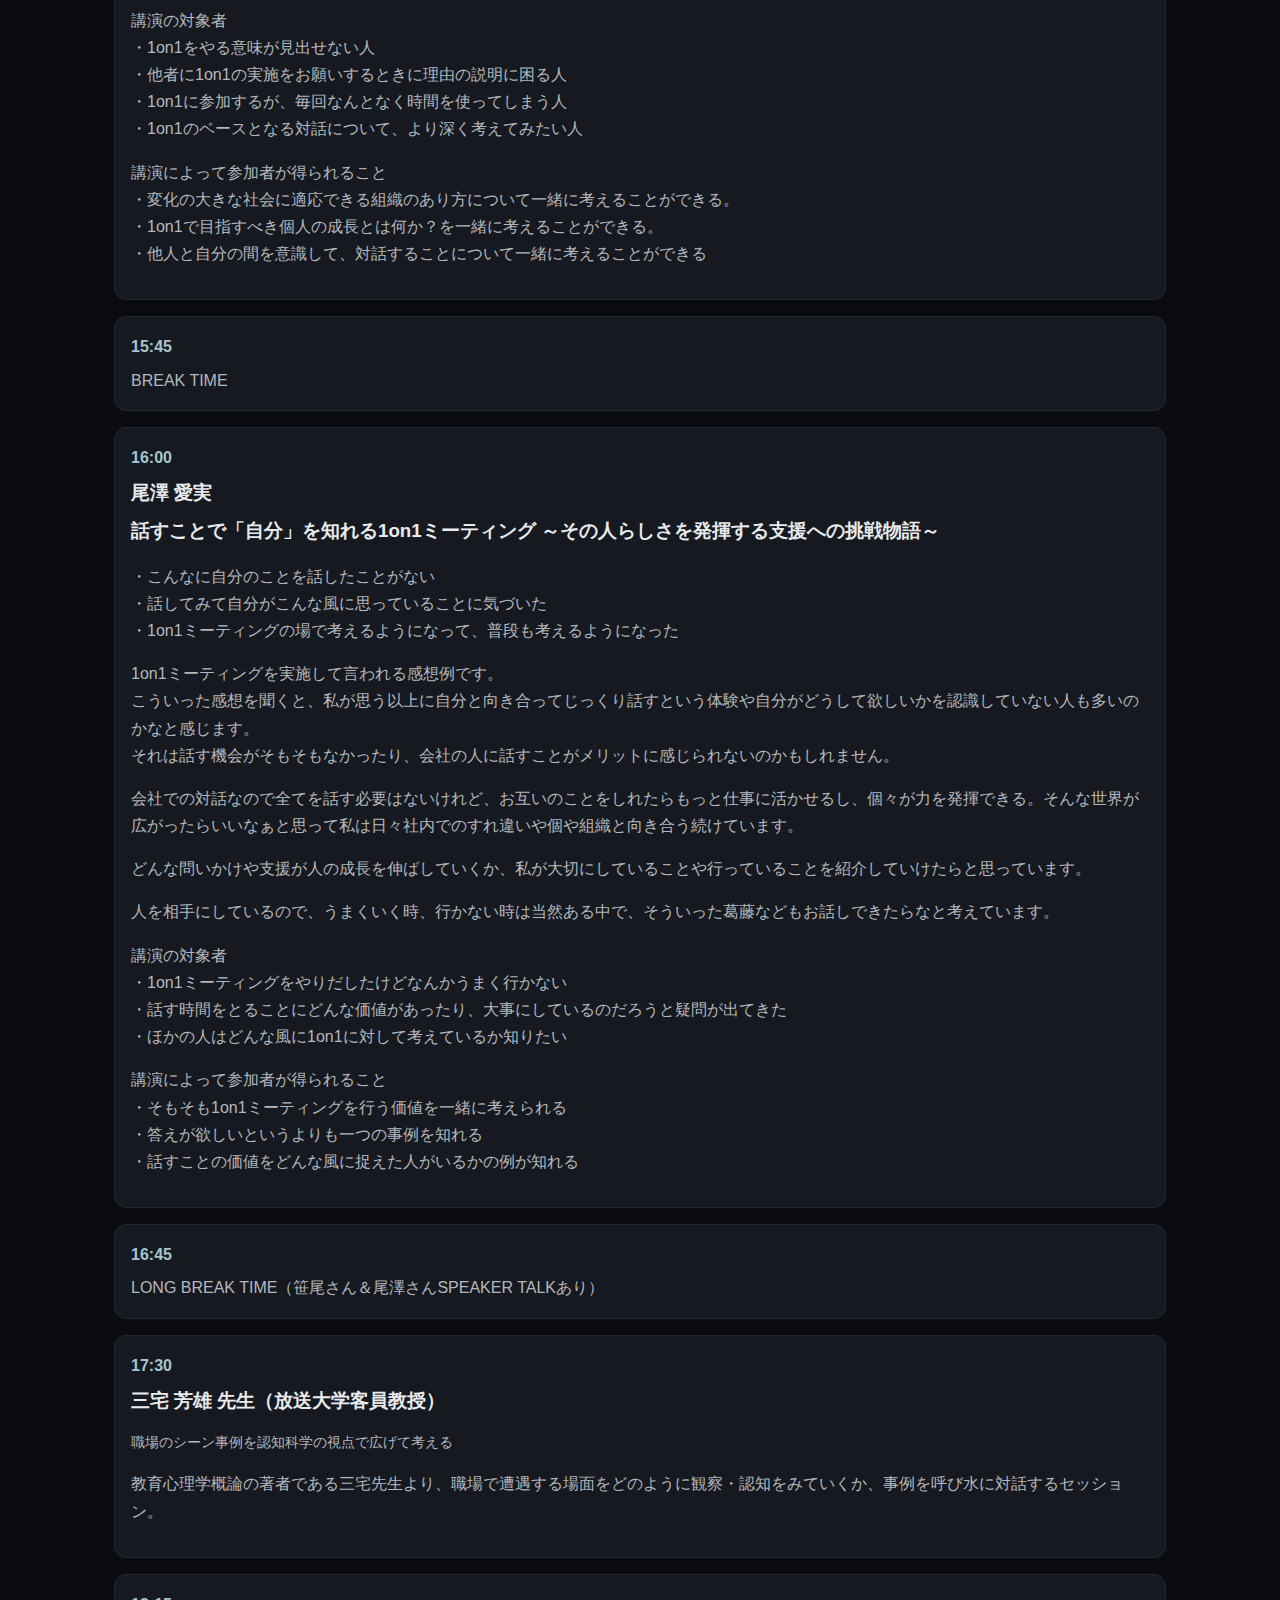
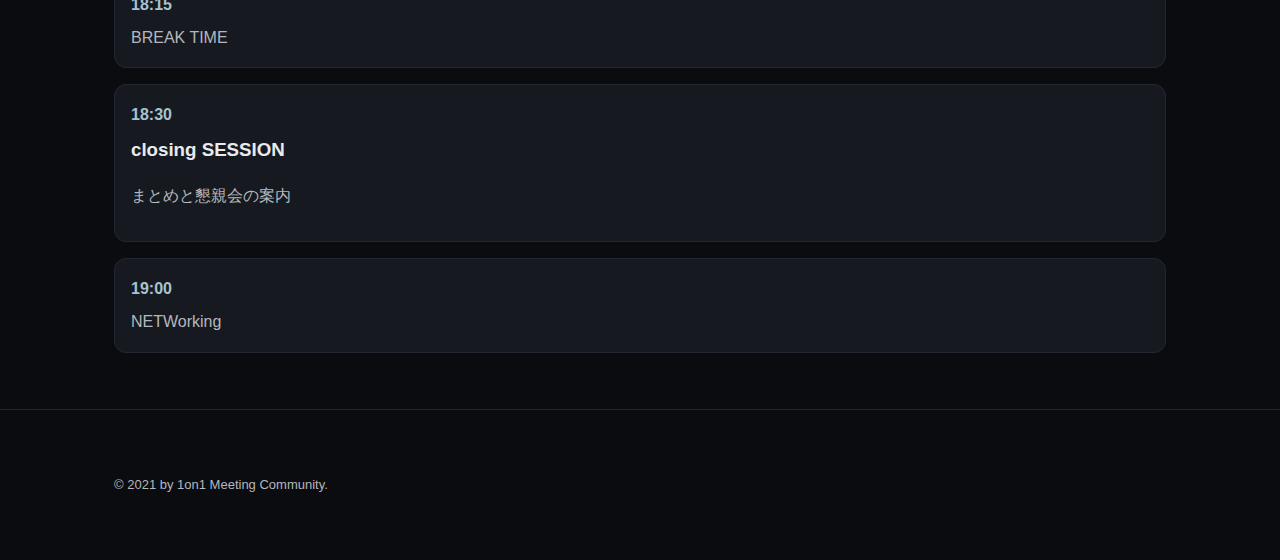
<file: site/vol2timetable.html>
<!doctype html>
<html lang="ja">
<head>
<meta charset="utf-8"><meta name="viewport" content="width=device-width, initial-scale=1">
<title>タイムテーブル（Vol.2） | 1on1カンファレンス</title>
<link rel="stylesheet" href="styles.css">
</head>
<body>
<header>
  <div class="container">
    <nav class="nav">
      <a class="brand" href="index.html">1on1カンファレンス</a>
      <a class="" href="index.html">ホーム</a><a class="active" href="vol2timetable.html">タイムテーブル</a><a class="" href="code-of-conduct.html">行動規範</a><a class="" href="discord-manual.html">Discord マニュアル</a><a class="" href="vol1home.html">Vol.1</a><a class="" href="vol1timetable.html">Vol.1 タイムテーブル</a>
      <a class="btn" href="https://career-update-org.connpass.com/" target="_blank" rel="noopener">参加申込</a>
    </nav>
  </div>
</header>
<section class="section">
  <div class="container">
    <h2 class="h2">タイムテーブル（第2回）</h2>
    <div class="schedule">
      <div class="slot"><div class="time">10:00</div><div class="desc">OPEN</div></div>
      <div class="slot"><div class="time">10:15</div><h3>OPENing SESSION</h3><h3>趣旨説明・セッション紹介・実行委員長挨拶</h3></div>

      <div class="slot">
        <div class="time">10:30</div>
        <h3>小川 耕平 先生</h3>
        <h3>『誰かと2人で話をすること』の特殊性について<br>～「1 on 1」に必要な「安全」について精神科医・産業医の視点から～</h3>
            <p class="desc">私は臨床家，産業医という仕事をする関係上，誰かと1対1で対話をする機会が多くあります。多くの人にとっては医師と1対1で対峙をすることは，一部の特殊な状況を除けばそれほど抵抗を受けないことが多いです。それは「医師と対話する」こと自体にある種の先入観が形成されている，特殊な状況だからと言えます。</p>
            <p class="desc">近年，マネジメントや組織の活性化，人材の育成といった観点から，「スクラム」や「1on1」と呼ばれるコミュニケーションの手法が注目されています。おそらく，当カンファレンスにご参加の皆様は，何らかの形でこうした取り組みに関わっていると思います。しかし，それなりに意味のある「1on1」を行うのは，「1on1」が得意な方であっても難しいと1度や2度はお感じになったのではないでしょうか？それは，医師との対話のような先入観がない状態であることや，対話をする相手に，ひょっとしたら評価に関するネガティブな情報を伝えられるのではないかといった，利害に関わる話題に触れられるのではないかと警戒されるといった様々な阻害する要因があるからです。</p>
            <p class="desc">先ほど「医師と1対1で話すこと」は実は特殊な状況であると述べました。それは，医療者が誰かと話すとき，特に1対1で話すということの意味や方法論について，長年に渡って考えられてきたからなのですが，それには理由があります。</p>
            <p class="desc">私達医療者扱う情報には，健康という相手にとって極めて個人的で機微な情報であるという特性があります。1対1の対話で伝える機微な情報には，相手にとってネガティブなものもポジティブなものも，あるいは受け入れやすいことも受け入れがたいこともあります。</p>
            <p class="desc">当然，こうした情報を相手に伝えたときに対話の相手の感情は大きく動きます。情動が動くのは自然なことです。しかし，医療の場合，伝え方次第ではその先の希望に繋がる治療の説明ができないほど落ち込んでしまうといった，思いもかけないことが起こります。</p>
            <p class="desc">一方で，私達医療者にとっても，特にネガティブな情報や相手の情動が動きやすい話をする時には当然ですが心が動きます。正直なところ，私達自身がネガティブな感情を抱えることは珍しくはありません。</p>
            <p class="desc">ですから，私達は，常に「1対1」での対話では「何かが起こってもおかしくない」という前提で対話をしています。</p>
            <p class="desc">今日，様々な場面で「1on1」という言葉を耳にする様になりましたが，実は1対1で誰かと話すということは，そうそう簡単な事ではないというのは，精神科医から見ればある意味当たり前に感じることなのです。特に，日常的に「1on1」をされている方でも，イレギュラーな自体に困惑した経験がおありの方は多いと思います。</p>
              <p class="desc">本講演では，「1on1」の個別的な技法を語る以前の，医療者が考えてきた「誰かと1対1で対話をする」という状況において，対話するお互いが安心できる方法，対話の相手の心が傷ついている場合，対話する相手を傷つけず，そして対話する自分自信の心が傷ついた場合・自分自身が傷つかないようにするという双方の心の健康をいかにして守るかということについて，キャリコンでもある精神科医・産業医の観点から，ご聴講の皆様に「誰かと1対1で対話をする」という原点についてを振り返る機会が提供できれば幸いに存じます。</p>
      </div>

      <div class="slot"><div class="time">11:30</div><div class="desc">LUNCH TIME（小川さんSPEAKER TALKあり）</div></div>

      <div class="slot">
        <div class="time">12:30</div>
        <h3>ちゃちゃき (佐々木 将之)</h3>
        <h3>ひとりの心の内を「ことば」にして、間合いをはかる。</h3>
            <p class="desc">UXリサーチとして、利用者・想定利用者へのインタビューとその分析を多数実施してきました。</p>

            <p class="desc">その経験から、例えば、ちょっとしたことばや仕草から分析すること、何を大事にするかをお話します。(質的データ分析、UXデザインといった要素が入ります。</p>
            <p class="desc">講演の対象者<br>
              ・大人数ではなく、個々の人に向き合うことを大事にしている方<br>
              ・UXリサーチでやってることを自分の仕事に活かしたい方<br>
            </p>
            <p class="desc">講演によって参加者が得られること<br>
              ・「ことば」の分析の解像度の上げ方<br>
            ・人に向き合うこと/「ことば」に向き合うことの大変さと楽しさ</p>
      </div>

      <div class="slot"><div class="time">13:15</div><div class="desc">BREAK TIME</div></div>

      <div class="slot">
        <div class="time">13:30</div>
        <h3>濱田 千佳</h3>
        <h3>対話を一歩深める方法</h3>
            <p class="desc">「その人の中に答えはある」対話やコーチングの文脈でよく耳にする言葉だと思いますが、実際に何を意識すればいいのか。陥りがちなポイントをもとに、次1on1や対話をする時につながるコツをお伝えいたします。<br>
            手法も正解があるわけではないので、一つの手札として持ち帰っていただけると嬉しいです。</p>
            <p class="desc">講演の対象者<br>
              ・1on1などの対話やコーチングをする中で、相手にとってこれでいいのか疑問に思う方。<br>
            ・質問はしてるが、対話が深まっていく感覚が持てない方。</p>
            <p class="desc">講演によって参加者が得られること<br>
            自分が無意識のうちに行っていたことに気づき、対話の中や、付き合い方で何かを変えるきっかけを持ち帰ってもらえると嬉しいです。</p>
      </div>

      <div class="slot"><div class="time">14:15</div><div class="desc">LONG BREAK TIME（ちゃちゃきさん＆濱田さんSPEAKER TALKあり）</div></div>

      <div class="slot">
        <div class="time">15:00</div>
        <h3>笹尾 納勇仁</h3>
          <h3>個人と向き合う意義を考える</h3>
            <p class="desc">本セッションでは、10年以上エンジニアリングマネージャーを続けた僕から見える、個人と向き合う価値についてお話したいと思います。 せっかくの1on1、なんだか上手くいかない。ギクシャクしたり、話すことが見つからなかったり。</p>
            <p class="desc">そんな時、なんで1on1をやるんだろう? もっと業務に時間をかけた方が良いのではないか? そう思うかもしれません。</p>
            <p class="desc">ただ1on1の時間をとるだけで個人が成長したり、組織が円滑になるわけでないので、そう思うことも自然な流れだと思います。</p>
            <p class="desc">では、貴重な業務時間の中で行う1on1をもっと有意義な時間にするにはどうしたらいいのか？ 1on1をする人と、受ける人のお互いにとって利益のある対話とは何か？ これからの時代に即した組織構築や、その礎となる人材の育成の方向をどう定めたらいいのか？</p>
            <p class="desc">本セッションは1on1やそのベースとなる対話をする意味について、僕なりの考え方をお伝えするとともに、参加者の人にとっての対話の意味を一緒に考えるセッションになればいいなと考えています。</p>
            <p class="desc">講演の対象者<br>
              ・1on1をやる意味が見出せない人<br>
              ・他者に1on1の実施をお願いするときに理由の説明に困る人<br>
              ・1on1に参加するが、毎回なんとなく時間を使ってしまう人<br>
              ・1on1のベースとなる対話について、より深く考えてみたい人<br>
            </p>
            <p class="desc">講演によって参加者が得られること<br>
              ・変化の大きな社会に適応できる組織のあり方について一緒に考えることができる。<br>
              ・1on1で目指すべき個人の成長とは何か？を一緒に考えることができる。<br>
            ・他人と自分の間を意識して、対話することについて一緒に考えることができる</p>
      </div>

      <div class="slot"><div class="time">15:45</div><div class="desc">BREAK TIME</div></div>

      <div class="slot">
        <div class="time">16:00</div>
        <h3>尾澤 愛実</h3>
        <h3>話すことで「自分」を知れる1on1ミーティング ～その人らしさを発揮する支援への挑戦物語～</h3>
            <p class="desc">・こんなに自分のことを話したことがない<br>
              ・話してみて自分がこんな風に思っていることに気づいた<br>
            ・1on1ミーティングの場で考えるようになって、普段も考えるようになった</p>
            <p class="desc"> 1on1ミーティングを実施して言われる感想例です。<br>
              こういった感想を聞くと、私が思う以上に自分と向き合ってじっくり話すという体験や自分がどうして欲しいかを認識していない人も多いのかなと感じます。<br>
            それは話す機会がそもそもなかったり、会社の人に話すことがメリットに感じられないのかもしれません。</p>
            <p class="desc">会社での対話なので全てを話す必要はないけれど、お互いのことをしれたらもっと仕事に活かせるし、個々が力を発揮できる。そんな世界が広がったらいいなぁと思って私は日々社内でのすれ違いや個や組織と向き合う続けています。</p>
            <p class="desc">どんな問いかけや支援が人の成長を伸ばしていくか、私が大切にしていることや行っていることを紹介していけたらと思っています。</p>
            <p class="desc">人を相手にしているので、うまくいく時、行かない時は当然ある中で、そういった葛藤などもお話しできたらなと考えています。</p>
            <p class="desc">講演の対象者<br>
              ・1on1ミーティングをやりだしたけどなんかうまく行かない<br>
              ・話す時間をとることにどんな価値があったり、大事にしているのだろうと疑問が出てきた<br>
            ・ほかの人はどんな風に1on1に対して考えているか知りたい</p>
            <p class="desc">講演によって参加者が得られること<br>
              ・そもそも1on1ミーティングを行う価値を一緒に考えられる<br>
              ・答えが欲しいというよりも一つの事例を知れる<br>
              ・話すことの価値をどんな風に捉えた人がいるかの例が知れる</p>
      </div>

      <div class="slot"><div class="time">16:45</div><div class="desc">LONG BREAK TIME（笹尾さん＆尾澤さんSPEAKER TALKあり）</div></div>

      <div class="slot">
        <div class="time">17:30</div>
        <h3>三宅 芳雄 先生（放送大学客員教授）</h3>
        <p class="meta">職場のシーン事例を認知科学の視点で広げて考える</p>
        <p class="desc">教育心理学概論の著者である三宅先生より、職場で遭遇する場面をどのように観察・認知をみていくか、事例を呼び水に対話するセッション。</p>
      </div>

      <div class="slot"><div class="time">18:15</div><div class="desc">BREAK TIME</div></div>
      <div class="slot"><div class="time">18:30</div><h3>closing SESSION</h3><p class="desc">まとめと懇親会の案内</p></div>
      <div class="slot"><div class="time">19:00</div><div class="desc">NETWorking</div></div>
    </div>
  </div>
</section>

<footer>
  <div class="container">
    <div class="small">© 2021 by 1on1 Meeting Community.</div>
  </div>
</footer>

</body>
</html>
</file>
<file: styles.css>
:root{
  --bg: #0b0c10;
  --bg-elev: #111317;
  --text: #e8eaed;
  --muted: #b4b7bd;
  --accent: #4fc3f7;
  --card: #161a20;
  --border: #232732;
}
*{box-sizing:border-box}
html,body{margin:0;padding:0;background:var(--bg);color:var(--text);font-family:-apple-system,BlinkMacSystemFont,"Segoe UI",Roboto,Helvetica,Arial,"Noto Sans JP","Hiragino Kaku Gothic ProN","Yu Gothic",sans-serif;line-height:1.7}
a{color:var(--accent);text-decoration:none}
a:hover{text-decoration:underline}
.container{max-width:1100px;margin:0 auto;padding:24px}
header{position:sticky;top:0;z-index:100;background:rgba(11,12,16,.8);backdrop-filter:blur(10px);border-bottom:1px solid var(--border)}
.nav{display:flex;gap:16px;flex-wrap:wrap;align-items:center}
.nav a{padding:10px 12px;border-radius:10px}
.nav .brand{font-weight:700;letter-spacing:.2px}
.nav a.active{background:var(--card);text-decoration:none}
.hero{padding:56px 0;border-bottom:1px solid var(--border);background:linear-gradient(180deg, rgba(79,195,247,0.08), rgba(0,0,0,0))}
.hero h1{font-size:36px;margin:4px 0 8px}
.hero p{margin:0 0 16px;color:var(--muted)}
.btn{display:inline-block;background:var(--accent);color:#032333;padding:10px 16px;border-radius:999px;font-weight:700}
.btn:hover{text-decoration:none;opacity:.9}
.section{padding:32px 0;border-bottom:1px solid var(--border)}
.grid{display:grid;grid-template-columns:repeat(12,1fr);gap:24px}
.card{background:var(--card);border:1px solid var(--border);border-radius:14px;overflow:hidden}
.card .pad{padding:18px}
.avatar{width:100%;aspect-ratio:1/1;object-fit:cover;display:block}
.h2{font-size:24px;margin:0 0 8px}
.h3{font-size:18px;margin:0 0 8px;color:var(--text)}
.meta{color:var(--muted);font-size:14px}
footer{color:var(--muted);padding:40px 0}
blockquote{border-left:3px solid var(--accent);margin:8px 0;padding:8px 12px;color:#cfe9f9;background:#0c1a22}
.schedule{display:grid;grid-template-columns:1fr;gap:16px}
.slot{border:1px solid var(--border);border-radius:12px;background:var(--card);padding:16px}
.time{font-weight:700;color:#a7c3cf;margin-bottom:6px}
.slot h3{margin:6px 0}
.slot .desc{color:var(--muted)}
.kicker{letter-spacing:.08em;text-transform:uppercase;color:#a7c3cf;font-weight:700;font-size:12px}
.badge{display:inline-block;padding:2px 8px;border-radius:999px;border:1px solid var(--border);color:var(--muted);font-size:12px}
.two-col{display:grid;grid-template-columns:1fr;gap:16px}
@media (min-width: 900px){
  .schedule.two-col{grid-template-columns:1fr 1fr}
  .grid.speakers{grid-template-columns:repeat(12,1fr)}
  .speaker-card{grid-column:span 6}
}
.small{font-size:13px;color:var(--muted)}
hr{border:none;border-top:1px solid var(--border);margin:24px 0}
ol,ul{padding-left:1.2rem}
img.responsive{max-width:100%;height:auto;display:block;border-radius:10px;border:1px solid var(--border);background:#0a0d12}
</file>
<file: site/styles.css>
:root{
  --bg: #0b0c10;
  --bg-elev: #111317;
  --text: #e8eaed;
  --muted: #b4b7bd;
  --accent: #4fc3f7;
  --card: #161a20;
  --border: #232732;
}
*{box-sizing:border-box}
html,body{margin:0;padding:0;background:var(--bg);color:var(--text);font-family:-apple-system,BlinkMacSystemFont,"Segoe UI",Roboto,Helvetica,Arial,"Noto Sans JP","Hiragino Kaku Gothic ProN","Yu Gothic",sans-serif;line-height:1.7}
a{color:var(--accent);text-decoration:none}
a:hover{text-decoration:underline}
.container{max-width:1100px;margin:0 auto;padding:24px}
header{position:sticky;top:0;z-index:100;background:rgba(11,12,16,.8);backdrop-filter:blur(10px);border-bottom:1px solid var(--border)}
.nav{display:flex;gap:16px;flex-wrap:wrap;align-items:center}
.nav a{padding:10px 12px;border-radius:10px}
.nav .brand{font-weight:700;letter-spacing:.2px}
.nav a.active{background:var(--card);text-decoration:none}
.hero{padding:56px 0;border-bottom:1px solid var(--border);background:linear-gradient(180deg, rgba(79,195,247,0.08), rgba(0,0,0,0))}
.hero h1{font-size:36px;margin:4px 0 8px}
.hero p{margin:0 0 16px;color:var(--muted)}
.btn{display:inline-block;background:var(--accent);color:#032333;padding:10px 16px;border-radius:999px;font-weight:700}
.btn:hover{text-decoration:none;opacity:.9}
.section{padding:32px 0;border-bottom:1px solid var(--border)}
.grid{display:grid;grid-template-columns:repeat(12,1fr);gap:24px}
.card{background:var(--card);border:1px solid var(--border);border-radius:14px;overflow:hidden}
.card .pad{padding:18px}
.avatar{width:100%;aspect-ratio:1/1;object-fit:cover;display:block}
.h2{font-size:24px;margin:0 0 8px}
.h3{font-size:18px;margin:0 0 8px;color:var(--text)}
.meta{color:var(--muted);font-size:14px}
footer{color:var(--muted);padding:40px 0}
blockquote{border-left:3px solid var(--accent);margin:8px 0;padding:8px 12px;color:#cfe9f9;background:#0c1a22}
.schedule{display:grid;grid-template-columns:1fr;gap:16px}
.slot{border:1px solid var(--border);border-radius:12px;background:var(--card);padding:16px}
.time{font-weight:700;color:#a7c3cf;margin-bottom:6px}
.slot h3{margin:6px 0}
.slot .desc{color:var(--muted)}
.kicker{letter-spacing:.08em;text-transform:uppercase;color:#a7c3cf;font-weight:700;font-size:12px}
.badge{display:inline-block;padding:2px 8px;border-radius:999px;border:1px solid var(--border);color:var(--muted);font-size:12px}
.two-col{display:grid;grid-template-columns:1fr;gap:16px}
.schedule.two-col{grid-template-columns:1fr 1fr}
.grid.speakers{grid-template-columns:repeat(12,1fr)}
.speaker-card{grid-column:span 12}
@media (min-width: 900px){
  .schedule.two-col{grid-template-columns:1fr 1fr}
  .grid.speakers{grid-template-columns:repeat(12,1fr)}
  .speaker-card{grid-column:span 6}
}
.small{font-size:13px;color:var(--muted)}
hr{border:none;border-top:1px solid var(--border);margin:24px 0}
ol,ul{padding-left:1.2rem}
img.responsive{max-width:100%;height:auto;display:block;border-radius:10px;border:1px solid var(--border);background:#0a0d12}
</file>
